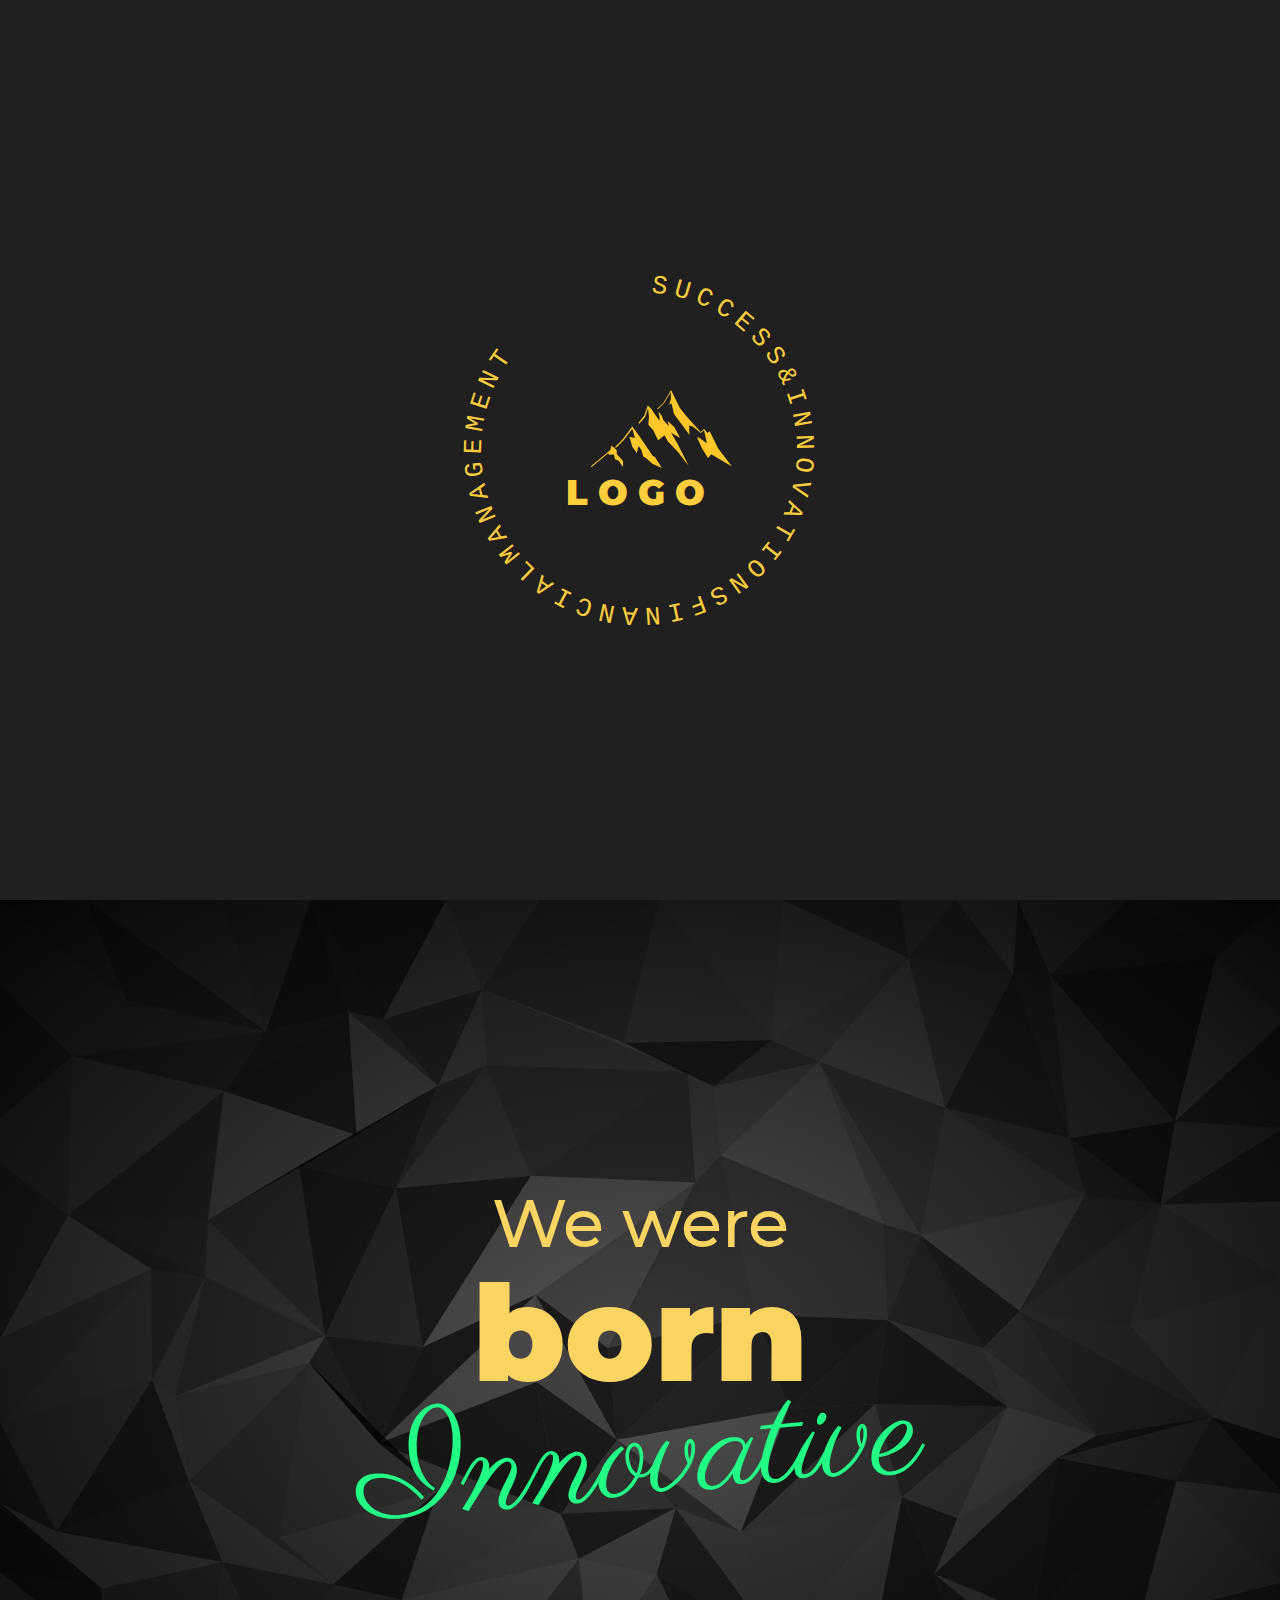
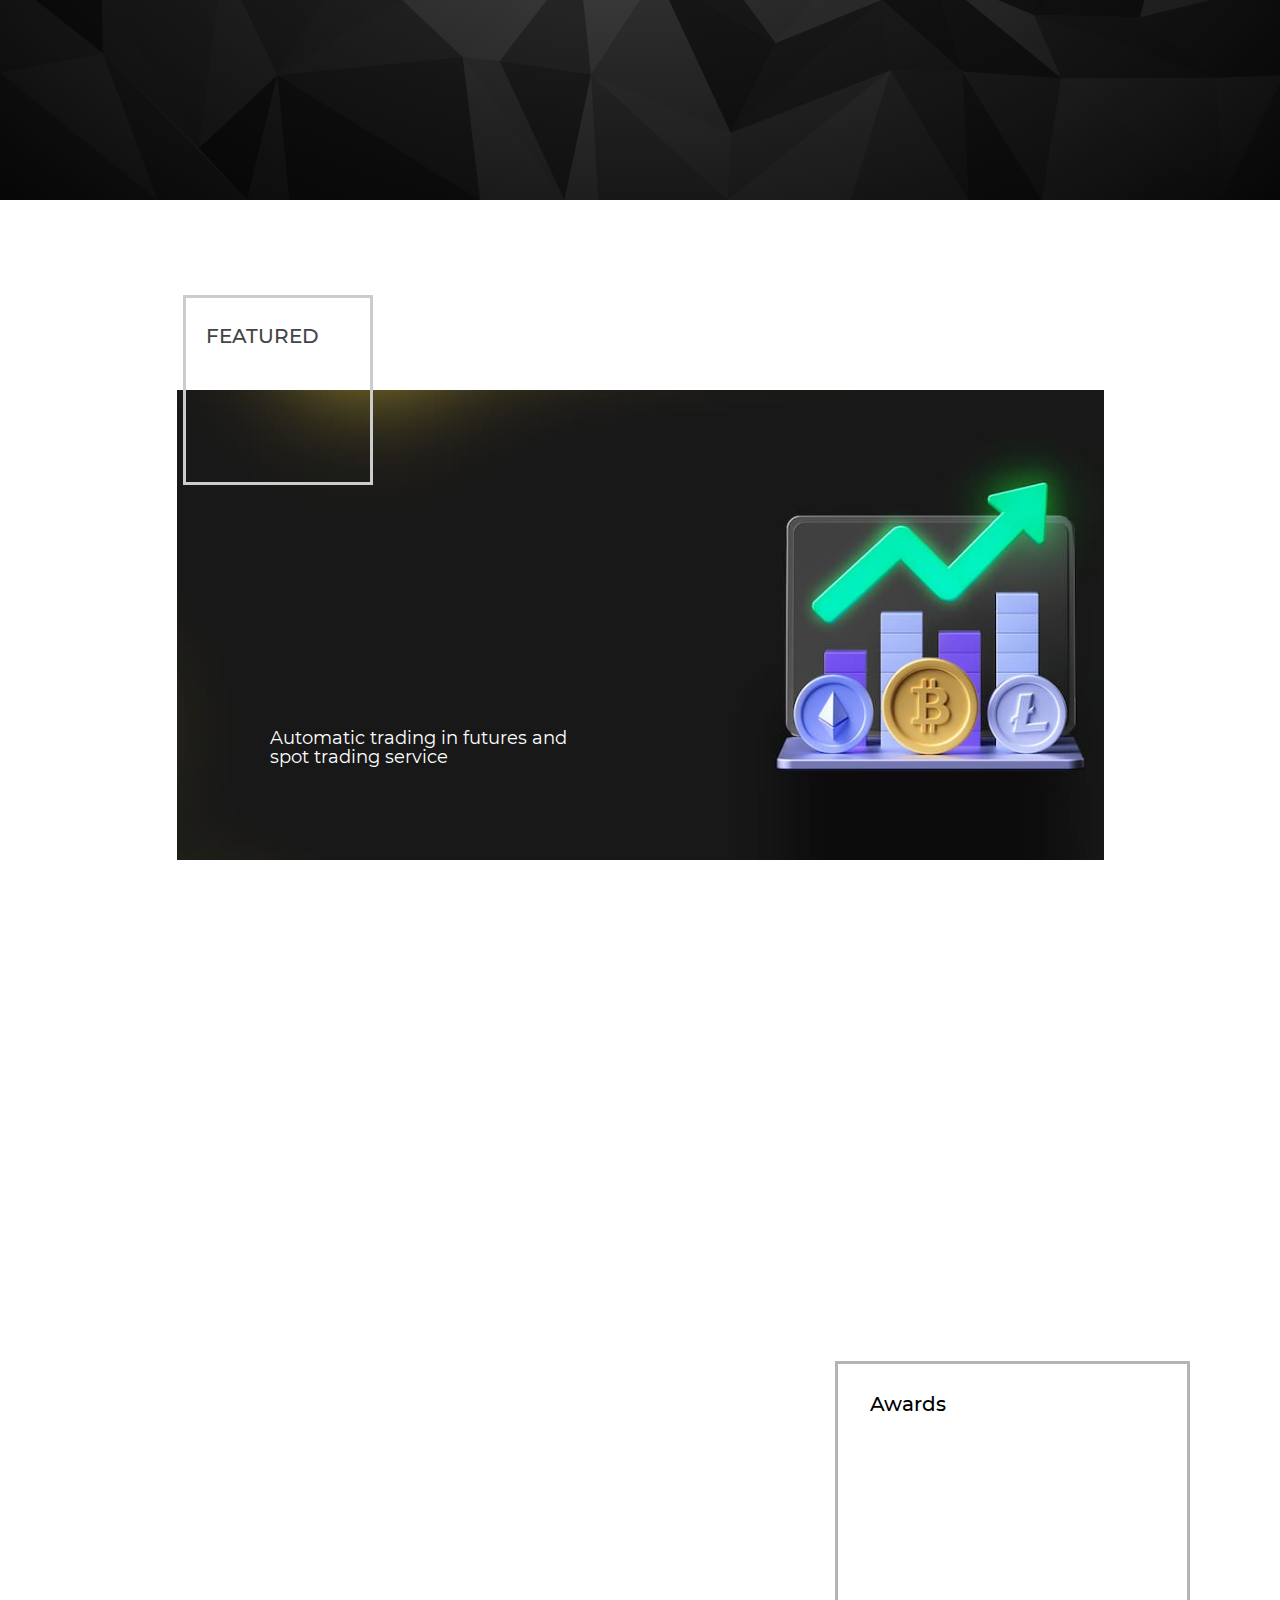
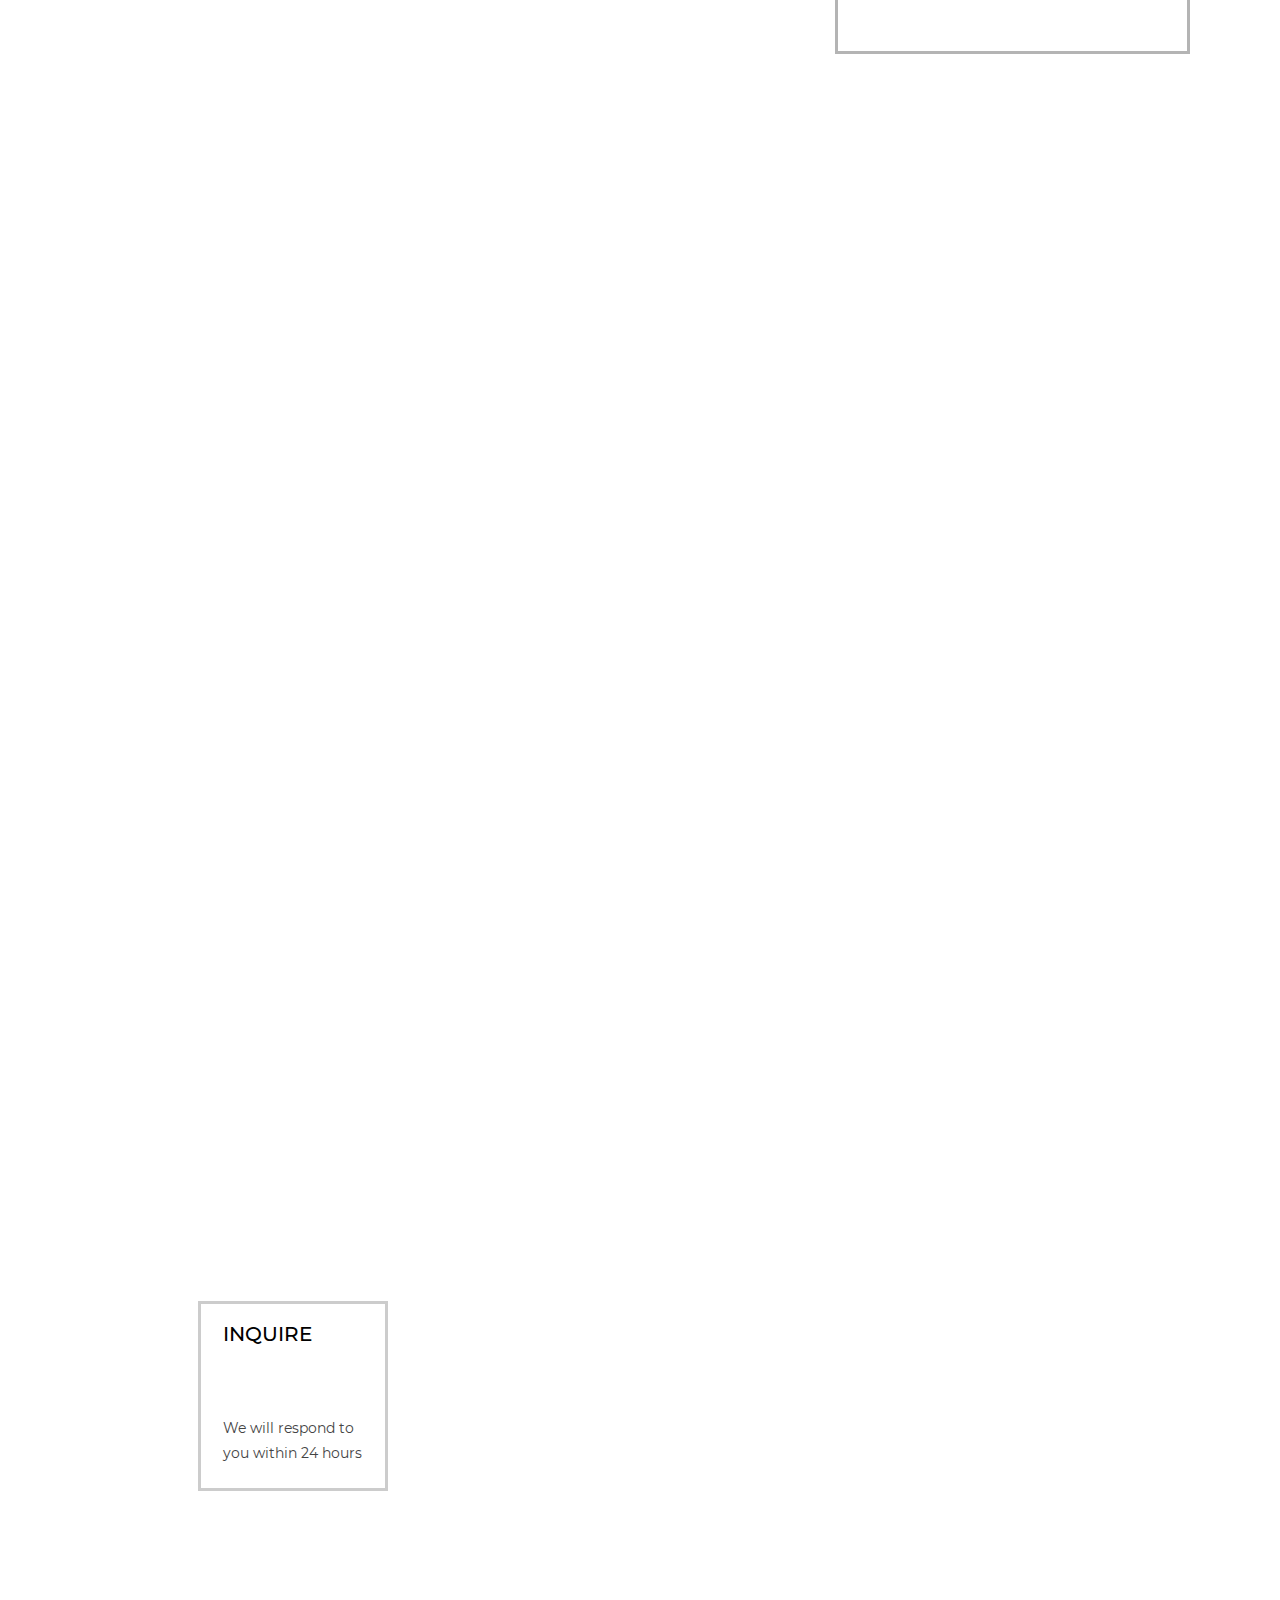
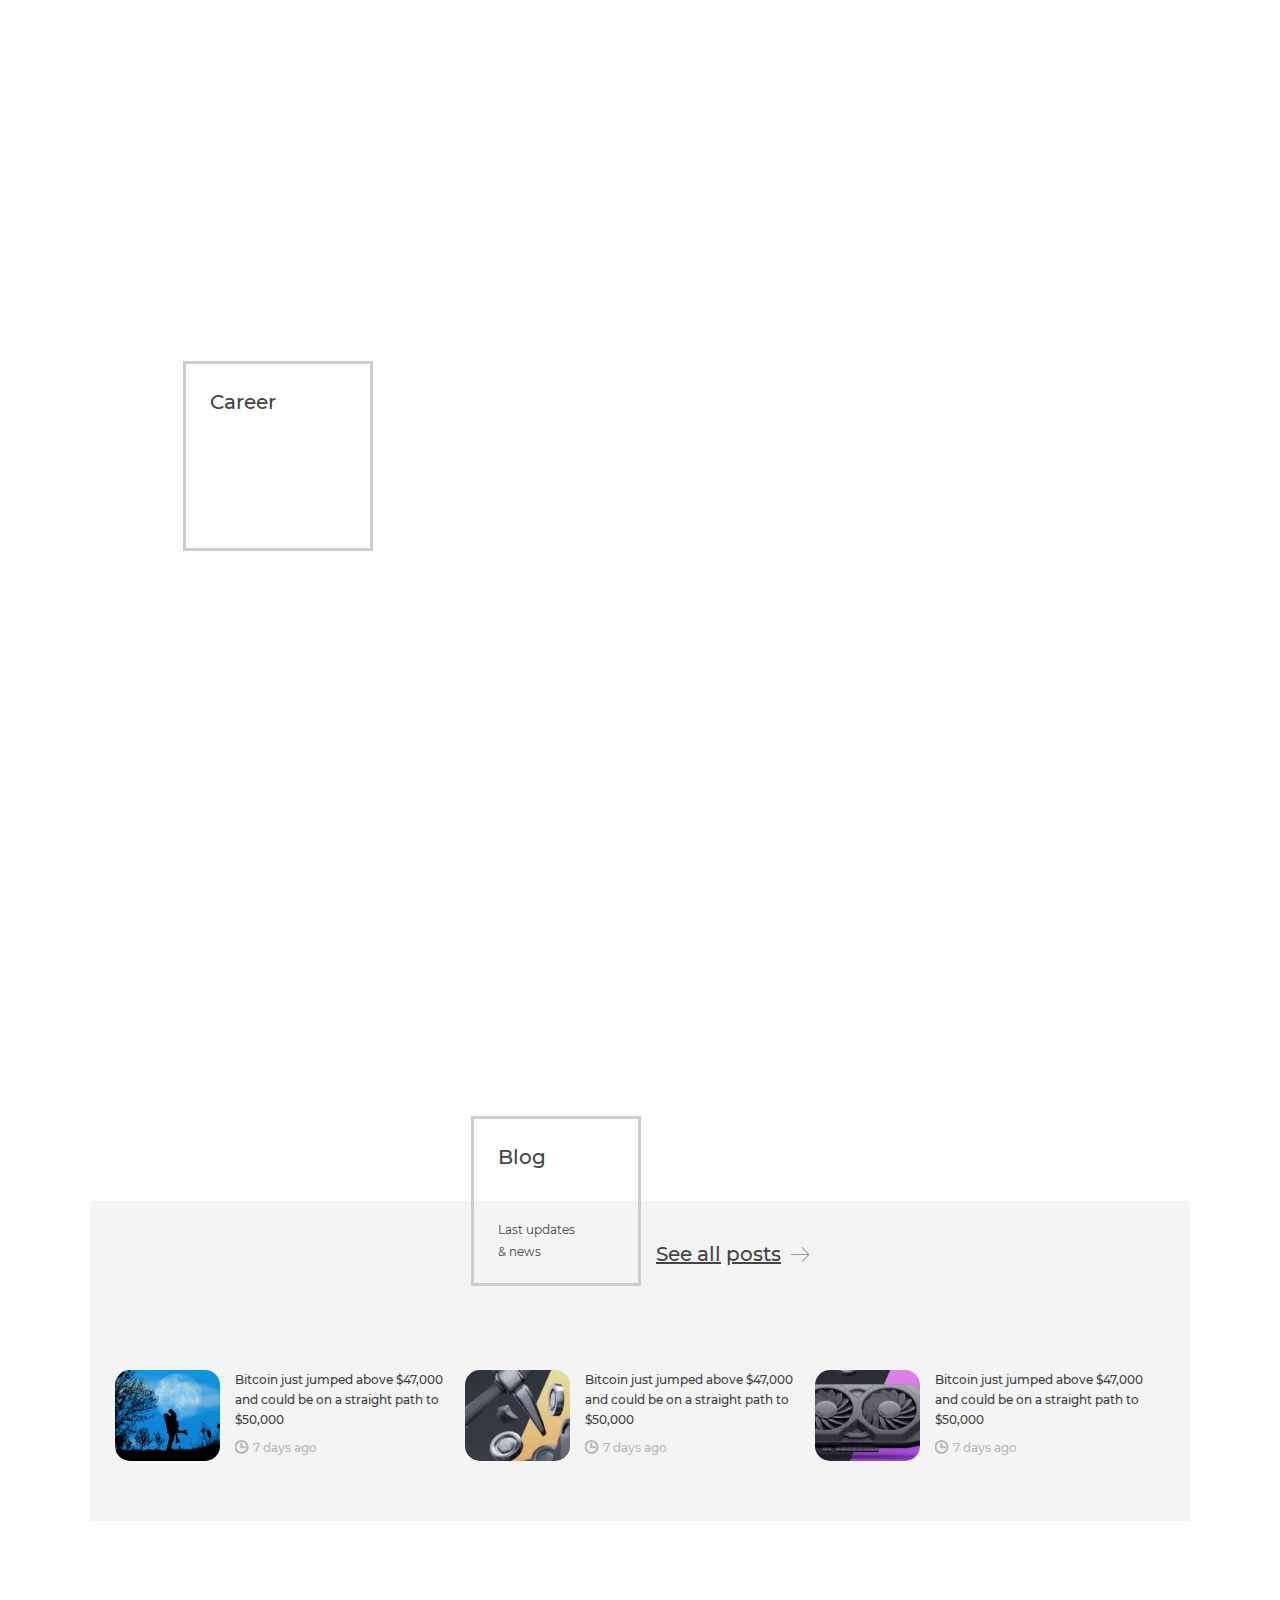
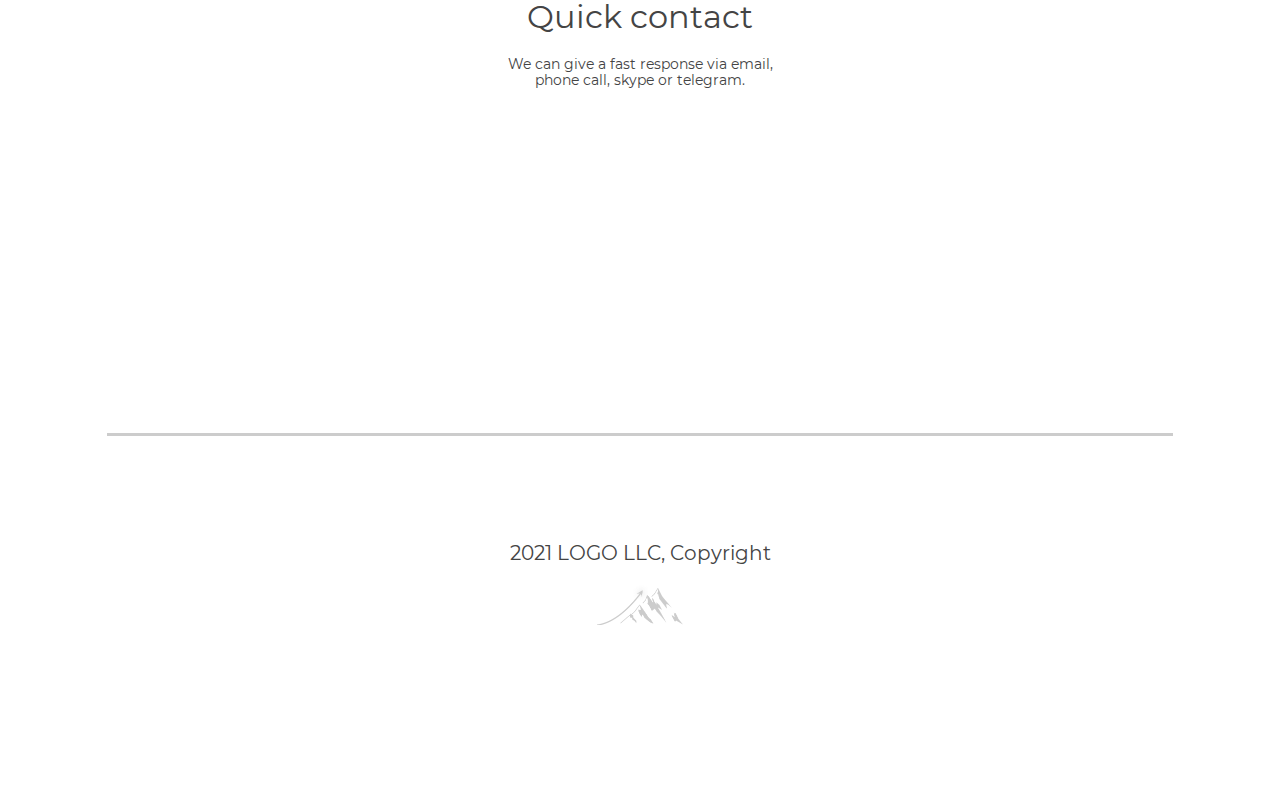
<file: index.html>
<!DOCTYPE html>
<html lang="en">
<head>
    <meta charset="UTF-8">
    <meta http-equiv="X-UA-Compatible" content="IE=edge">
    <meta name="viewport" content="width=device-width, initial-scale=1.0">
    <link rel="stylesheet" href="styles/css/style.css">
    <link rel="stylesheet" href="styles/css/swiper-bundle.css">
    <title>Document</title>
</head>
<body class="">

    <div class="preloader">
        <div class="preloader__body">
            <div class="preloader__inner">
                <h2>
                    Success & innovations financial Management
                </h2>
                <div class="preloader__img">
                    <div class="preloader__img--arrow">
                        <svg version="1.1" id="Layer_1" xmlns="http://www.w3.org/2000/svg" xmlns:xlink="http://www.w3.org/1999/xlink" x="0px" y="0px"
                                        viewBox="0 0 220 174" style="enable-background:new 0 0 220 174;" xml:space="preserve">
                                    <style type="text/css">
                                        .st01{fill:transparent;}
                                        .st02{fill:none;stroke:#1FFF83;stroke-width:7;stroke-miterlimit:10;}
                                    </style>
                                    <polygon class="st01 path-line-preloader-arrow" points="191.2,18.5 210.8,13.6 216.1,32.7 220,-0.2 "/>
                                    <path class="st02 path-line-preloader" d="M0,168.8c73.4,0,178.5-95.7,210.8-155.2"/>
                        </svg>
                    </div>
                    <div class="preloader__img--mountain">
                        <svg version="1.1" id="Layer_1" xmlns="http://www.w3.org/2000/svg" xmlns:xlink="http://www.w3.org/1999/xlink" x="0px" y="0px"
                                        viewBox="0 0 314 174" style="enable-background:new 0 0 314 174;" xml:space="preserve">
                                    <style type="text/css">
                                        .st0{fill:#FFC728;}
                                    </style>
                                    <polygon class="st0" points="0.4,169.5 43.6,133.3 45.7,124.1 50.8,127.3 57.8,133.9 57.8,142.3 71.8,158 71.8,171.1 62,157.5 
                                        53.9,153.9 51.7,143.5 40,144.2 39.1,140 2.1,171.1 "/>
                                    <path class="st0" d="M54.1,127.3c0.6-1,16.4-17.2,16.4-17.2l22-28.7l14.2,19.1l22,32.3l8.4,13l5.7,3.5l15.4,24.3l-21.1-9.7
                                        l-13.4-12.1l-7-3.6l-3.8-14.2l-6.6-9.7l-3.9,15.7l-10-13.6l-6.4-22.4l12.3,2.6l-5.9-20.6l-19.3,25.9l-17.3,17.4L54.1,127.3z"/>
                                    <path d="M75,112.8"/>
                                    <polygon class="st0" points="107.7,75.1 121,60 127.5,40.7 129.5,59.3 128.1,77.3 139,89.3 149.9,111.7 164.1,100.6 171.7,114.6 
                                        193.2,136.8 217.8,168.6 193,119.7 178.7,95.1 198.7,106.6 186.3,83.1 171.2,69.1 173.7,80.5 161.4,66.5 158,57.2 150.4,47.8 
                                        153,59.4 152.8,68.5 137.3,46.3 136.4,44.1 126.8,34.5 118.8,57.4 106,72.7 "/>
                                    <polygon class="st0" points="149.2,42.9 163,29.7 178.1,4.4 178.1,20.3 174.5,33.5 179.6,29.5 185.2,53.4 219.7,99.9 218.7,78.7 
                                        226.7,81.3 244.8,95.8 251.9,89.3 254.4,99.9 258.3,118.7 238.5,104.7 237,106.8 247.7,130.1 260.9,151.5 268,143 314.1,170 
                                        283.4,130.4 266.5,95.4 264,91.6 259.8,95.8 252,86.6 244.5,93.3 212.8,58.2 197.9,39.5 178.5,0.2 161.9,28.4 147.7,41.5 "/>
                        </svg>
                    </div>
                </div>
                <p>LOGO</p>
            </div>
        </div>
    </div>

    <div class="wrapper">
        <header class="header">
                <div class="header__wrapper">
                    <a href="" class="header__logo">
                        <img src="img/header/Logo.svg" alt="">
                    </a>  
                    <div class="header__burger">
                        <button class="header__burger--btn">
                            <div class="header__burger--name">Other</div>
                            <div class="header__burger--body">
                                <span></span>
                                <span></span>
                                <span></span>
                            </div>
                        </button>
                        <div class="header__burger--menu">
                            <div class="header__burger--menu--inner">
                                <div class="header__burger--items">
                                    <a href="service.html" class="header__burger--item">Service</a>
                                    <a href="other.html" class="header__burger--item">Other</a>
                                    <a href="#" class="header__burger--item">Contact</a>
                                    <a href="#" class="header__burger--item">Blog</a>
                                </div>
                                <div class="header__burger--social">
                                    <a href="#" class="header__burger--social--link">
                                        <img src="img/header/instagram-link.svg" alt="">
                                    </a>
                                    <a href="#" class="header__burger--social--link">
                                        <img src="img/header/facebook-link.svg" alt="">
                                    </a>
                                    <a href="#" class="header__burger--social--link">
                                        <img src="img/header/telegram-link.svg" alt="">
                                    </a>
                                    <a href="#" class="header__burger--social--link">
                                        <img src="img/header/facebook-link.svg" alt="">
                                    </a>
                                </div>
                            </div>
                        </div>
                    </div>
                </div>
        </header>
        <div class="content">
            <section class="main">

                <div class="main__blur main__blur--1"></div>
                <div class="main__blur main__blur--2"></div>
                <div class="main__blur main__blur--3"></div>

                <div class="main__container container">
                    <div class="main__inner">
                        <div class="main__logo">
                            <div class="main__logo--body">
                                <div class="main__logo--body--arrow">
                                    <svg version="1.1" id="Layer_1" xmlns="http://www.w3.org/2000/svg" xmlns:xlink="http://www.w3.org/1999/xlink" x="0px" y="0px"
                                        viewBox="0 0 220 174" style="enable-background:new 0 0 220 174;" xml:space="preserve">
                                    <style type="text/css">
                                        .st0{fill:#1FFF83;}
                                        .st1{fill:none;stroke:#1FFF83;stroke-width:7;stroke-miterlimit:10;}
                                    </style>
                                    <polygon class="st0 path-line-arrow" points="191.2,18.5 210.8,13.6 216.1,32.7 220,-0.2 "/>
                                    <path class="st1 path-line" d="M0,168.8c73.4,0,178.5-95.7,210.8-155.2"/>
                                    </svg>
                                </div>
                                <div class="main__logo--body--mountain">
                                    <svg version="1.1" id="Layer_1" xmlns="http://www.w3.org/2000/svg" xmlns:xlink="http://www.w3.org/1999/xlink" x="0px" y="0px"
                                        viewBox="0 0 314 174" style="enable-background:new 0 0 314 174;" xml:space="preserve">
                                    <style type="text/css">
                                        .st0{fill:#FFC728;}
                                    </style>
                                    <polygon class="st0 mountain mountain-first" points="0.4,169.5 43.6,133.3 45.7,124.1 50.8,127.3 57.8,133.9 57.8,142.3 71.8,158 71.8,171.1 62,157.5 
                                        53.9,153.9 51.7,143.5 40,144.2 39.1,140 2.1,171.1 "/>
                                    <path class="st0 mountain mountain-second" d="M54.1,127.3c0.6-1,16.4-17.2,16.4-17.2l22-28.7l14.2,19.1l22,32.3l8.4,13l5.7,3.5l15.4,24.3l-21.1-9.7
                                        l-13.4-12.1l-7-3.6l-3.8-14.2l-6.6-9.7l-3.9,15.7l-10-13.6l-6.4-22.4l12.3,2.6l-5.9-20.6l-19.3,25.9l-17.3,17.4L54.1,127.3z"/>
                                    <path d="M75,112.8"/>
                                    <polygon class="st0 mountain mountain-third" points="107.7,75.1 121,60 127.5,40.7 129.5,59.3 128.1,77.3 139,89.3 149.9,111.7 164.1,100.6 171.7,114.6 
                                        193.2,136.8 217.8,168.6 193,119.7 178.7,95.1 198.7,106.6 186.3,83.1 171.2,69.1 173.7,80.5 161.4,66.5 158,57.2 150.4,47.8 
                                        153,59.4 152.8,68.5 137.3,46.3 136.4,44.1 126.8,34.5 118.8,57.4 106,72.7 "/>
                                    <polygon class="st0 mountain 
                                    mountain-fourth" points="149.2,42.9 163,29.7 178.1,4.4 178.1,20.3 174.5,33.5 179.6,29.5 185.2,53.4 219.7,99.9 218.7,78.7 
                                        226.7,81.3 244.8,95.8 251.9,89.3 254.4,99.9 258.3,118.7 238.5,104.7 237,106.8 247.7,130.1 260.9,151.5 268,143 314.1,170 
                                        283.4,130.4 266.5,95.4 264,91.6 259.8,95.8 252,86.6 244.5,93.3 212.8,58.2 197.9,39.5 178.5,0.2 161.9,28.4 147.7,41.5 "/>
                                    </svg>
                                </div>                  
                            </div>
                            <h1 class="main__logo--title">LOGO</h1>
                        </div>
                        <div class="main__info">
                            <div class="main__info--title">LOGO</div>
                            <h2 class="main__info--subtitle">ON THE WAY TO THE TOP</h2>
                        </div>
                        <div class="main__scroll--img">
                            <img src="img/main/mouse.svg" alt="">
                        </div>
                    </div>
                </div>
            </section>

            <div class="other">
                <section id="bg" class="innovate">
                    <div class="innovate__container container">
                        <div class="innovate__inner">
                            <h2 class="innovate__title anim__items">
                                <p>We were</p>
                                <p>born</p>
                                <p>Innovative</p>
                            </h2>
                        </div>
                    </div>
                </section>

            <section class="featured">
                <div class="featured__container container">
                    <div class="featured__inner">
                        <h3 class="featured__title anim__items">
                            <p>Featured</p>

                            <span class="top"></span>
                            <span class="right"></span>
                            <span class="bottom"></span>
                            <span class="left"></span>

                        </h3>
                        <div class="featured__body">
                            <div id="bg1" class="featured__body--item featured__body--item--size-all">
                                <h4 class="featured__body--item--text featured__body--item--text-first">
                                    <p class="max">Automatic trading in futures and spot trading service</p>
                                </h4>
                                <div class="img__background" style="background-image:url(img/featured/1.jpg) ;"></div>
                                
                            </div>
                            <div id="bg2" class="featured__body--item featured__body--item--size-left anim__items">
                                <h4 class="featured__body--item--text">
                                   <p class="min">Arbitration trading service with all steps included</p>
                                </h4>
                                <div class="img__background" style="background-image:url(img/featured/2.jpg) ;"></div>
                                
                            </div>
                            <div id="bg3" class="featured__body--item featured__body--item--size-right anim__items">
                                <h4 class="featured__body--item--text">
                                   <p class="average">Portfolio preparation, cryptocurrency analysis and it's exchange service</p>
                                </h4>
                                <div class="img__background" style="background-image:url(img/featured/3.jpg) ;"></div>
                                
                            </div>
                        </div>

                        <div class="featured__body--mobile">
                            <div class="featured__body--mobile--item anim__items">
                                <div class="featured__body--mobile--item-text">
                                    Automatic trading in futures and spot trading service
                                </div>
                                <div class="featured__body--mobile--item-img">
                                    <img src="img/featured/item_img.svg" alt="">
                                </div>
                            </div>
                            <div class="featured__body--mobile--item anim__items">
                                <div class="featured__body--mobile--item-text">
                                    Arbitration trading service with all steps included
                                </div>
                                <div class="featured__body--mobile--item-img">
                                    <img src="img/featured/item_img-2.svg" alt="">
                                </div>
                            </div>
                            <div class="featured__body--mobile--item anim__items">
                                <div class="featured__body--mobile--item-text">
                                    Portfolio preparation, cryptocurrency analysis and it's exchange service
                                </div>
                                <div class="featured__body--mobile--item-img">
                                    <img src="img/featured/item_img-3.svg" alt="">
                                </div>
                            </div>  
                        </div>
                    </div>
                </div>
            </section>

                <section class="achievements">
                    <div class="achievements__container container">
                        <div class="achievements__inner">
                            <div class="achievements__info">
                                <h2 class="achievements__info--title anim__items">
                                    <p>We combine technologies & Human Resources</p> 
                                </h2>
                                <div class="achievements__info--blocks">
                                    <h3 class="achievements__info--block achievements__info--block--main anim__items">
                                        <p>Logo</p>
                                        <p>An award winning 
                                            Investors Choice 
                                            </p>
                                        <span class="top"></span>
                                        <span class="right"></span>
                                        <span class="bottom"></span>
                                        <span class="left"></span>
                                    </h3>
                                    <h3 class="achievements__info--block achievements__info--block--minor anim__items">
                                        <p>Awards</p>
                                        <div class="achievements__info--block--minor-text">
                                            <span id = "end-number" hidden>25</span>
                                            <p><span id = "number"></span> +</p>
                                            <p>Satisfied corporate and major individuals in partnership</p>
                                        </div>
                                    </h3>
                                </div>
                            </div>

                            <div class="achievements__body">
                                <div class="achievements__body--block achievements__body--block--size-all anim__items">
                                    <div class="achievements__body--block--info">
                                        <div class="achievements__body--block--info-title">Awards</div>
                                        <div class="achievements__body--block--info-text">
                                            <p><span>25+</span></p>
                                            <p>Satisfied corporate and major individuals in partnership</p>
                                        </div>
                                    </div>
                                    <div class="achievements__body--block--inner">
                                        <div class="achievements__body--block--item ibg">
                                            <img src="img/achievements/slider-img-1.webp" alt="">
                                        </div>
                                        <div class="achievements__body--block--item ibg">
                                            <img src="img/achievements/slider-img-1.webp" alt="">
                                        </div>
                                        <div class="achievements__body--block--item ibg">
                                            <img src="img/achievements/slider-img-1.webp" alt="">
                                        </div>
                                    </div>

                                    <div class="achievements__body--block--slider-inner achievements__slider">
                                        <div class="achievements__slider--container swiper-container">
                                            <div class="achievements__slider--wrapper swiper-wrapper">
                                                <div class="achievements__slider--slide swiper-slide">
                                                    <div class="achievements__slider--slide--img">
                                                        <img src="img/achievements/slider-img-1.webp" alt="">
                                                    </div>
                                                </div>
                                                <div class="achievements__slider--slide swiper-slide">
                                                    <div class="achievements__slider--slide--img">
                                                        <img src="img/achievements/slider-img-1.webp" alt="">
                                                    </div>
                                                </div>
                                                <div class="achievements__slider--slide swiper-slide">
                                                    <div class="achievements__slider--slide--img">
                                                        <img src="img/achievements/slider-img-1.webp" alt="">
                                                    </div>
                                                </div>
                                            </div>
                                        </div>
                                        <div class="achievements__slider--pagination swiper-pagination"></div>
                                    </div>
                                </div>
                                <div class="achievements__body--block achievements__body--block--size-left anim__items">
                                    <div class="achievements__body--block--text-inner">
                                        <div>
                                            <p>
                                                ELBURZ Financial Management is one of the most productive fin tech companies and trusted to be selected for investment by corporate companies, funds and major individuals located all over the world.
                                            </p>
                                            <p>
                                                <span>Founded in</span>
                                                We provide our partners with a great solutions for in modern conjecture to maximise efficiency In the investments.
                                            </p>
                                        </div>

                                        <button class="achievements__body--block--btn">
                                            <span></span>
                                        </button>
                                    </div>
                                </div>
                                <div class="achievements__body--block achievements__body--block--size-right anim__items">
                                    <div class="video__link" hidden>
                                        https://www.youtube.com/embed/5Ia2LeebYtc
                                    </div>
                                    <div class="img__background"></div>
                                    <div class="img__background--darker"></div>
                                </div>
                            </div>
                        </div>
                    </div>
                </section>

                <section class="inquire">
                    <div class="inquire__container container">
                        <div class="inquire__inner">
                            <h3 class="inquire__title anim__items">
                                Our founder & members of the board
                            </h3>
                            <div class="inquire__body anim__items">
                                <h2 class="inquire__body--title anim__items">
                                    <p>INQUIRE</p>
                                    <p>We will respond to 
                                    you within 24 hours</p>

                                    <span class="top"></span>
                                    <span class="right"></span>
                                    <span class="bottom"></span>
                                    <span class="left"></span>
                                </h2>
                                <div class="inquire__body--content anim__items">
                                    <div class="inquire__body--content--inner">
                                        <p>Do you want to become a partner?
                                        Join LOGO Financial Management today!</p>
                                        <button class="inquire__body--content--btn">
                                            Let’s start our partnership
                                            <span></span>
                                        </button>
                                    </div>
                                </div>
                            </div>
                        </div>
                    </div>
                </section>

                <section class="career">
                    <div class="career__container container">
                        <div class="career__inner">
                            <div class="career__title anim__items">
                                <p>Career</p>
                                <p>Do you want to 
                                    join LOGO?</p>

                                <span class="top"></span>
                                <span class="right"></span>
                                <span class="bottom"></span>
                                <span class="left"></span>
                            </div>

                            <div class="career__body anim__items">
                                <div class="career__body--inner">
                                    <div class="career__body--info">
                                        <div class="career__body--info--title">Do you posses creative & innovative financial thought processes?</div>
                                        <div class="career__body--info--text">
                                            <button class="career__body--info--btn">
                                            <p>Apply Now</p>
                                            <span></span>
                                            </button>
                                        </div>
                                    </div>

                                    <div class="career__body--arrow">
                                        <svg version="1.1" id="Layer_1" xmlns="http://www.w3.org/2000/svg" xmlns:xlink="http://www.w3.org/1999/xlink" x="0px" y="0px"
                                                viewBox="0 0 220 174" style="enable-background:new 0 0 220 174;" xml:space="preserve">
                                            <style type="text/css">
                                                .st0{fill:#1FFF83;}
                                                .st1{fill:none;stroke:#1FFF83;stroke-width:7;stroke-miterlimit:10;}
                                            </style>
                                            <polygon class="st0 path-line-career-arrow" points="191.2,18.5 210.8,13.6 216.1,32.7 220,-0.2 "/>
                                            <path class="st1 path-line-career" d="M0,168.8c73.4,0,178.5-95.7,210.8-155.2"/>
                                        </svg>
                                    </div>
                                    <div class="career__body--mountain">
                                        <svg version="1.1" id="Layer_1" xmlns="http://www.w3.org/2000/svg" xmlns:xlink="http://www.w3.org/1999/xlink" x="0px" y="0px"
                                                viewBox="0 0 314 174" style="enable-background:new 0 0 314 174;" xml:space="preserve">
                                            <style type="text/css">
                                                .st0{fill:#FFC728;}
                                            </style>
                                            <polygon class="st0 mountain-career mountain-career-first" points="0.4,169.5 43.6,133.3 45.7,124.1 50.8,127.3 57.8,133.9 57.8,142.3 71.8,158 71.8,171.1 62,157.5 
                                                53.9,153.9 51.7,143.5 40,144.2 39.1,140 2.1,171.1 "/>
                                            <path class="st0 mountain-career mountain-career-second" d="M54.1,127.3c0.6-1,16.4-17.2,16.4-17.2l22-28.7l14.2,19.1l22,32.3l8.4,13l5.7,3.5l15.4,24.3l-21.1-9.7
                                                l-13.4-12.1l-7-3.6l-3.8-14.2l-6.6-9.7l-3.9,15.7l-10-13.6l-6.4-22.4l12.3,2.6l-5.9-20.6l-19.3,25.9l-17.3,17.4L54.1,127.3z"/>
                                            <path d="M75,112.8"/>
                                            <polygon class="st0 mountain-career mountain-career-third" points="107.7,75.1 121,60 127.5,40.7 129.5,59.3 128.1,77.3 139,89.3 149.9,111.7 164.1,100.6 171.7,114.6 
                                                193.2,136.8 217.8,168.6 193,119.7 178.7,95.1 198.7,106.6 186.3,83.1 171.2,69.1 173.7,80.5 161.4,66.5 158,57.2 150.4,47.8 
                                                153,59.4 152.8,68.5 137.3,46.3 136.4,44.1 126.8,34.5 118.8,57.4 106,72.7 "/>
                                            <polygon class="st0 mountain-career 
                                            mountain-career-fourth" points="149.2,42.9 163,29.7 178.1,4.4 178.1,20.3 174.5,33.5 179.6,29.5 185.2,53.4 219.7,99.9 218.7,78.7 
                                                226.7,81.3 244.8,95.8 251.9,89.3 254.4,99.9 258.3,118.7 238.5,104.7 237,106.8 247.7,130.1 260.9,151.5 268,143 314.1,170 
                                                283.4,130.4 266.5,95.4 264,91.6 259.8,95.8 252,86.6 244.5,93.3 212.8,58.2 197.9,39.5 178.5,0.2 161.9,28.4 147.7,41.5 "/>
                                        </svg>
                                    </div>
                                </div>
                            </div>
                        </div>
                    </div>
                </section>

                <section class="blog">
                    <div class="blog__container container">
                        <div class="blog__inner">
                            <div class="blog__title">
                                <div class="blog__title--block anim__items">
                                    <p>Blog</p>
                                    <p>Last updates 
                                    & news</p>

                                    <span class="top"></span>
                                    <span class="right"></span>
                                    <span class="bottom"></span>
                                    <span class="left"></span>
                                </div>
                                <div class="blog__title--see">
                                    <p>See all <span>posts</span></p>
                                    <span></span>
                                </div>
                            </div>

                            <div class="blog__body">
                                <div class="blog__body--inner">
                                    <article class="blog__body--item">
                                        <div class="blog__body--item--img">
                                            <img src="img/blog/test_img.jpg" alt="">
                                        </div>
                                        <div class="blog__body--item--description">
                                            <p>Bitcoin just jumped above $47,000 and could be on a straight path to $50,000</p>
                                        </div>
                                        <div class="blog__body--item--date">
                                            <img src="img/blog/clock-img.svg" alt="">
                                            <p>7 days ago</p>
                                        </div>
                                    </article>

                                    <article class="blog__body--item">
                                        <div class="blog__body--item--img">
                                            <img src="img/blog/blog_img-2.webp" alt="">
                                        </div>
                                        <div class="blog__body--item--description">
                                            <p>Bitcoin just jumped above $47,000 and could be on a straight path to $50,000</p>
                                        </div>
                                        <div class="blog__body--item--date">
                                            <img src="img/blog/clock-img.svg" alt="">
                                            <p>7 days ago</p>
                                        </div>
                                    </article>

                                    <article class="blog__body--item">
                                        <div class="blog__body--item--img">
                                            <img src="img/blog/blog_img-3.webp" alt="">
                                        </div>
                                        <div class="blog__body--item--description">
                                            <p>Bitcoin just jumped above $47,000 and could be on a straight path to $50,000</p>
                                        </div>
                                        <div class="blog__body--item--date">
                                            <img src="img/blog/clock-img.svg" alt="">
                                            <p>7 days ago</p>
                                        </div>
                                    </article>
                                </div>
                            </div>
                        </div>
                    </div>
                </section>
            </div>
            <button class="wrapper__icon">
                <div class="wrapper__icon--img">
                    <img src="img/contact-icon.svg" alt="#">
                </div>
            </button>
        </div>
        <footer class="footer">
            <div class="footer__container container">
                <div class="footer__inner">
                    <div class="footer__title">
                        <div class="footer__title--text">Quick contact</div>
                        <div class="footer__title--subtitle">We can give a fast response via email, phone call, skype or telegram.</div>
                    </div>
                    <div class="footer__contacts">
                        <div class="footer__item footer__mail anim__items">
                            <div class="footer__mail--img">
                                <svg width="54" height="56" viewBox="0 0 54 56" fill="none" xmlns="http://www.w3.org/2000/svg">
                                    <path id="shape" fill-rule="evenodd" clip-rule="evenodd" d="M51.9104 0.134719L23.6442 13.4671C22.9083 13.8141 22.5895 14.7002 22.9321 15.4459C23.2748 16.1915 24.1491 16.5149 24.8847 16.1675L42.3212 7.94308L33.8442 14.8964L14.3908 30.8527L3.75061 26.1358L18.6607 19.1032C19.3966 18.7558 19.7155 17.8701 19.3728 17.1244C19.0303 16.3788 18.1556 16.0553 17.4203 16.4027L1.37089 23.9729C0.51764 24.3753 -0.0210055 25.2556 0.000628282 26.2086C0.0217121 27.1411 0.577958 27.9804 1.42113 28.3542L13.3018 33.6205L16.7813 54.7739C16.9955 56.0819 18.7434 56.4543 19.4604 55.3451L29.3306 40.0808L47.9964 48.9068C49.4919 49.6145 51.2715 48.533 51.368 46.8697L53.9977 1.5716C54.0005 1.52961 54.0003 1.48652 53.9994 1.44435C53.9701 0.390144 52.8524 -0.306653 51.9104 0.134719ZM18.2576 47L16 33.1022L39 14L21.3967 34.249C21.2383 34.4313 21.1208 34.6606 21.0662 34.8987L18.2576 47ZM24.1353 37L22 46L27 38.3416L24.1353 37ZM28.0491 36L25 34.518L40 17L37.8304 20.4495L28.0491 36ZM31 37.6878L48.718 46L51 7L31 37.6878Z" fill="#CCCCCC"/>
                                </svg>
                            </div>
                            <div class="footer__mail--text">For business inquiries</div>
                            <a href="mailto:info@elburz.com" class="footer__mail--link">info@elburz.com</a>
                        </div>
                        <div class="footer__item footer__telephone anim__items">
                            <div class="footer__mail--img">
                                <svg width="39" height="71" viewBox="0 0 39 71" fill="none" xmlns="http://www.w3.org/2000/svg">
                                    <path id = "shape" fill-rule="evenodd" clip-rule="evenodd" d="M33.2647 0H5.73529C2.56925 0.00354992 0.0035558 2.565 0 5.72581V65.2742C0.0035558 68.435 2.56925 70.9965 5.73529 71H33.2647C36.4307 70.9965 38.9964 68.435 39 65.2742V5.72581C38.9964 2.565 36.4307 0.00354992 33.2647 0ZM27.2773 2.29032L26.5891 5.72581H12.411L11.7228 2.29032H27.2773ZM33.2647 68.7097C35.1643 68.7076 36.7038 67.1707 36.7059 65.2742V5.72581C36.7038 3.82932 35.1643 2.29245 33.2647 2.29032H29.6169L28.6542 7.09556C28.547 7.63085 28.0762 8.01615 27.5294 8.01613H11.4706C10.9238 8.01615 10.453 7.63085 10.3458 7.09556L9.38308 2.29032H5.73529C3.83567 2.29245 2.29625 3.82932 2.29412 5.72581V65.2742C2.29625 67.1707 3.83567 68.7076 5.73529 68.7097H33.2647Z" fill="#CCCCCC"/>
                                    <path d="M12.875 64H6.125C5.50368 64 5 64.4477 5 65C5 65.5523 5.50368 66 6.125 66H12.875C13.4963 66 14 65.5523 14 65C14 64.4477 13.4963 64 12.875 64Z" fill="#CCCCCC"/>
                                    <path d="M17 64H16C15.4477 64 15 64.4477 15 65C15 65.5523 15.4477 66 16 66H17C17.5523 66 18 65.5523 18 65C18 64.4477 17.5523 64 17 64Z" fill="#CCCCCC"/>
                                </svg>
                            </div>
                            <div class="footer__mail--text">Call us on</div>
                            <a href="tel:+91 98241 82099" class="footer__mail--link">+91 98241 82099</a>
                        </div>
                        <div class="footer__item footer__skype anim__items">
                            <div class="footer__mail--img">
                                <svg id = "shape" width="60" height="56" viewBox="0 0 60 56" fill="none" xmlns="http://www.w3.org/2000/svg">
                                    <path d="M10 23H23C23.553 23 24 22.552 24 22C24 21.448 23.553 21 23 21H10C9.447 21 9 21.448 9 22C9 22.552 9.447 23 10 23Z" fill="#CCCCCC"/>
                                    <path d="M36 27H10C9.447 27 9 27.448 9 28C9 28.552 9.447 29 10 29H36C36.553 29 37 28.552 37 28C37 27.448 36.553 27 36 27Z" fill="#CCCCCC"/>
                                    <path d="M36 33H10C9.447 33 9 33.448 9 34C9 34.552 9.447 35 10 35H36C36.553 35 37 34.552 37 34C37 33.448 36.553 33 36 33Z" fill="#CCCCCC"/>
                                    <path fill-rule="evenodd" clip-rule="evenodd" d="M54.072 0.07L19.93 0C16.66 0 14 2.66 14 5.93V11.054L5.93 11.071C2.66 11.071 0 13.731 0 17.001V38.142C0 41.412 2.66 44.071 5.93 44.071H12V54.071C12 54.484 12.254 54.855 12.64 55.004C12.757 55.049 12.879 55.071 13 55.071C13.276 55.071 13.547 54.956 13.74 54.744L23.444 44.069L40.07 44.001C43.34 44.001 46 41.341 46 38.072V37.959L51.26 43.745C51.453 43.957 51.724 44.072 52 44.072C52.121 44.072 52.243 44.05 52.36 44.005C52.746 43.856 53 43.485 53 43.072V33.072H54.07C57.34 33.072 60 30.412 60 27.143V6C60 2.731 57.341 0.071 54.072 0.07ZM44 38.071C44 40.238 42.237 42 40.066 42L22.996 42.07C22.716 42.071 22.448 42.19 22.26 42.397L14 51.484V43.07C14 42.518 13.553 42.07 13 42.07H5.93C3.763 42.07 2 40.307 2 38.141V17C2 14.833 3.763 13.07 5.932 13.07L15 13.051H15.002L40.07 12.999C42.237 12.999 44 14.762 44 16.929V35.37V38.071ZM54.07 31.07C56.237 31.07 58 29.308 58 27.141H58.001V5.999C58.001 3.832 56.238 2.069 54.071 2.069H54.069L19.928 1.999C17.763 1.999 16 3.762 16 5.929V11.049L40.068 11C43.34 11 46 13.66 46 16.93V34.984L51 40.484V32.07C51 31.518 51.447 31.07 52 31.07H54.07Z" fill="#CCCCCC"/>
                                </svg>
                            </div>
                            <div class="footer__mail--text">Let's Skype</div>
                            <a href="mailto:info@elburz.com" class="footer__mail--link">ELBURZ</a>
                        </div>
                    </div>

                    <div class="footer__links anim__items">
                        <div class="footer__links--items">
                            <a href="#" target="_blank" class="footer__links--item footer__links--item--instagram">
                                <div class="footer__links--item--img">
                                    <svg id = "shape" width="27" height="27" viewBox="0 0 27 27" fill="none" xmlns="http://www.w3.org/2000/svg">
                                        <path fill-rule="evenodd" clip-rule="evenodd" d="M26.3037 4.66256C26.6361 5.51719 26.8681 6.50348 26.9314 7.9381C26.9946 9.37807 27 9.83691 27 13.5027C27 17.1684 26.9841 17.6273 26.9209 19.0673C26.8576 20.5019 26.6254 21.483 26.2932 22.3428C25.5915 24.1571 24.1566 25.5918 22.3417 26.2933C21.4871 26.6256 20.5006 26.8576 19.0657 26.9209C17.6255 26.9843 17.1666 27 13.5001 27C9.83364 27 9.37451 26.9843 7.93446 26.9209C6.49936 26.8576 5.51825 26.6256 4.6583 26.2933C3.76147 25.9558 2.94376 25.423 2.26846 24.7373C1.58265 24.0622 1.04995 23.25 0.707039 22.3428C0.374642 21.4882 0.142397 20.5019 0.0791324 19.0673C0.0158677 17.6273 0 17.1684 0 13.5027C0 9.83691 0.0158677 9.37807 0.0844902 7.93274C0.147755 6.49812 0.379794 5.51719 0.712191 4.65741C1.04995 3.76075 1.58265 2.9432 2.26846 2.26803C2.94376 1.57699 3.75611 1.04954 4.66366 0.706698C5.51824 0.374571 6.50472 0.14237 7.93961 0.0791173C9.37986 0.0158646 9.83879 0 13.5053 0C17.1717 0 17.6306 0.0158646 19.0763 0.0844741C20.5111 0.147727 21.4925 0.379722 22.3522 0.712055C23.249 1.04954 24.0667 1.58235 24.742 2.26803C25.4332 2.9432 25.9608 3.75539 26.3037 4.66256ZM24.0352 21.4671C24.2199 20.9924 24.4414 20.2804 24.4995 18.9618C24.5628 17.5377 24.5786 17.1157 24.5786 13.5132C24.5786 9.91067 24.5628 9.48356 24.4995 8.05945C24.4414 6.74598 24.2199 6.02878 24.0352 5.55407C23.8188 4.96852 23.4759 4.44107 23.0275 4.00325C22.595 3.55492 22.0621 3.21208 21.4766 2.99595C21.0018 2.81134 20.2896 2.58985 18.9707 2.53175C17.5515 2.4685 17.1243 2.45264 13.5158 2.45264C9.91277 2.45264 9.48537 2.4685 8.06099 2.53175C6.74748 2.58985 6.02993 2.81134 5.55513 2.99595C4.96947 3.21208 4.44192 3.55492 4.00422 4.00325C3.55045 4.43592 3.20754 4.96852 2.99116 5.55407C2.80652 6.02878 2.58499 6.74083 2.52708 8.05945C2.46361 9.47821 2.44795 9.91067 2.44795 13.5132C2.44795 17.1157 2.46361 17.543 2.52708 18.9671C2.58499 20.2804 2.80652 20.9978 2.99116 21.4725C3.20754 22.0578 3.55045 22.5853 3.99886 23.0231C4.43141 23.4715 4.96432 23.8143 5.54977 24.0306C6.02457 24.2152 6.73676 24.4367 8.05563 24.4946C9.47486 24.5581 9.90741 24.5737 13.5106 24.5737C17.1138 24.5737 17.541 24.5581 18.9654 24.4946C20.2791 24.4367 20.9965 24.2152 21.4712 24.0306C22.6477 23.5769 23.5814 22.6434 24.0352 21.4671Z" fill="#CCCCCC"/>
                                        <path fill-rule="evenodd" clip-rule="evenodd" d="M6 13C6 9.13528 9.13549 6 13 6C16.8647 6 20 9.13528 20 13C20 16.8647 16.8647 20 13 20C9.13549 20 6 16.8647 6 13ZM8.45927 13C8.45927 15.5073 10.4929 17.5407 13 17.5407C15.5073 17.5407 17.5407 15.5073 17.5407 13C17.5407 10.4927 15.5073 8.45927 13 8.45927C10.4929 8.45927 8.45927 10.4927 8.45927 13Z" fill="#CCCCCC"/>
                                        <path d="M22 6.5C22 7.32835 21.3284 8 20.4999 8C19.6716 8 19 7.32835 19 6.5C19 5.67146 19.6716 5 20.4999 5C21.3284 5 22 5.67146 22 6.5Z" fill="#CCCCCC"/>
                                    </svg>   
                                </div>
                            </a>
                            <a href="#" target="_blank" class="footer__links--item footer__links--item--facebook">
                                <div class="footer__links--item--img">
                                    <svg id = "shape" width="13" height="24" viewBox="0 0 13 24" fill="none" xmlns="http://www.w3.org/2000/svg">
                                        <path d="M9.99701 3.985H12.188V0.169C11.81 0.117 10.51 0 8.99601 0C5.83701 0 3.67301 1.987 3.67301 5.639V9H0.187012V13.266H3.67301V24H7.94701V13.267H11.292L11.823 9.001H7.94601V6.062C7.94701 4.829 8.27901 3.985 9.99701 3.985Z" fill="#CCCCCC"/>
                                    </svg>
                                </div>
                            </a>
                            <a href="#" target="_blank" class="footer__links--item footer__links--item--transform footer__links--item--telegram">
                                <div class="footer__links--item--img">
                                    <svg id = "shape" width="24" height="20" viewBox="0 0 24 20" fill="none" xmlns="http://www.w3.org/2000/svg">
                                        <path d="M9.41706 13.1809L9.02006 18.7649C9.58806 18.7649 9.83406 18.5209 10.1291 18.2279L12.7921 15.6829L18.3101 19.7239C19.3221 20.2879 20.0351 19.9909 20.3081 18.7929L23.9301 1.82092L23.9311 1.81992C24.2521 0.323917 23.3901 -0.261083 22.4041 0.105917L1.11406 8.25692C-0.338944 8.82092 -0.316944 9.63092 0.867056 9.99792L6.31006 11.6909L18.9531 3.77992C19.5481 3.38592 20.0891 3.60392 19.6441 3.99792L9.41706 13.1809Z" fill="#CCCCCC"/>
                                    </svg>
                                </div>
                            </a>
                            <a href="#" target="_blank" class="footer__links--item footer__links--item--facebook2">
                                <div class="footer__links--item--img">
                                    <svg id = "shape" width="13" height="24" viewBox="0 0 13 24" fill="none" xmlns="http://www.w3.org/2000/svg">
                                        <path d="M9.99701 3.985H12.188V0.169C11.81 0.117 10.51 0 8.99601 0C5.83701 0 3.67301 1.987 3.67301 5.639V9H0.187012V13.266H3.67301V24H7.94701V13.267H11.292L11.823 9.001H7.94601V6.062C7.94701 4.829 8.27901 3.985 9.99701 3.985Z" fill="#CCCCCC"/>
                                    </svg>
                                </div>
                            </a>
                        </div>
                    </div>

                    <div class="footer__copyright">
                        <p>2021 LOGO LLC, Copyright</p>
                        <img src="img/footer/logo.png" alt="">
                    </div>
                </div>
            </div>
        </footer>
        <div class="modal">
            <div class="modal__video">
                <button class="modal__video--close"></button>
                <div class="modal__video--body">
                    <iframe class="modal__video--link" src="" title="YouTube video player" frameborder="0" allow="accelerometer; autoplay; clipboard-write; encrypted-media; gyroscope; picture-in-picture" allowfullscreen></iframe>
                </div>
            </div>
        </div>
    </div>


    <script src="js/anime.min.js"></script>
    <script src="js/main.js"></script>
    <script src="js/animBackground.js"></script>
    <script src="js/ibg.js"></script>
</body>
</html>
</file>
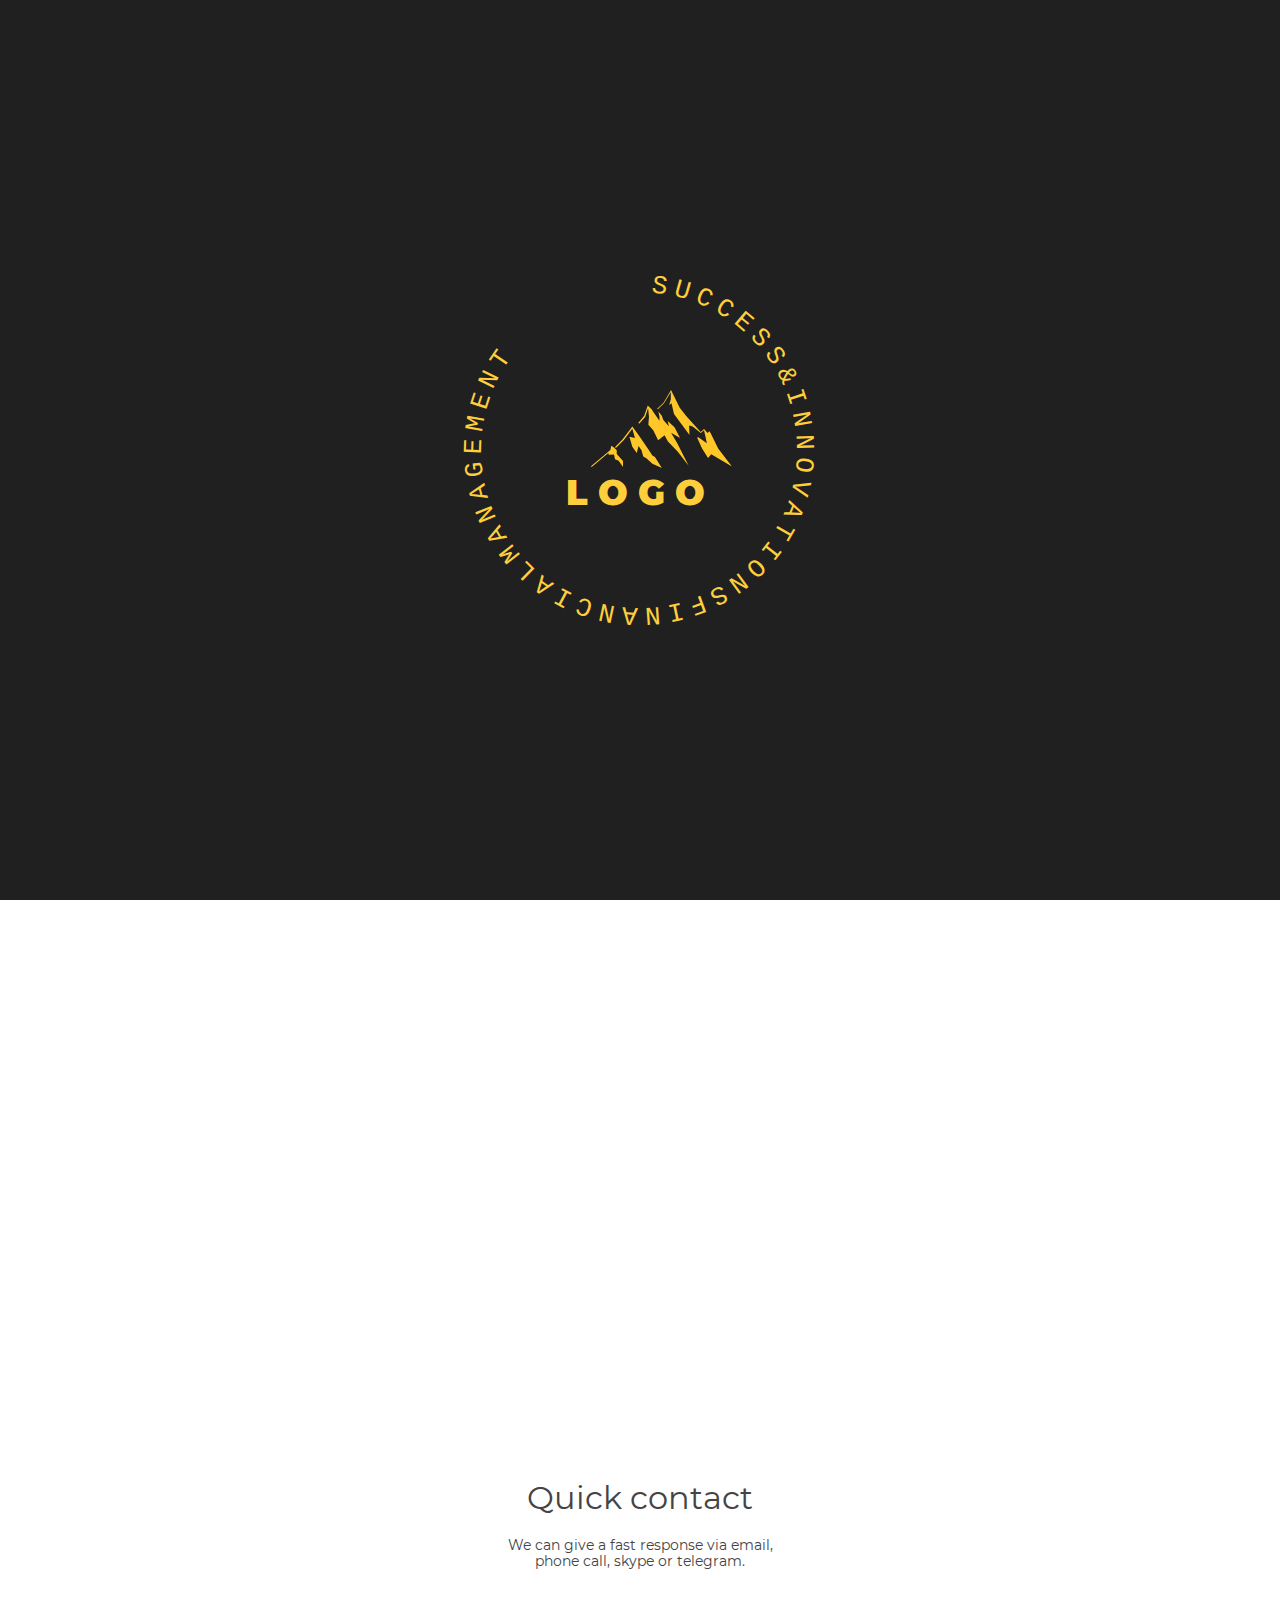
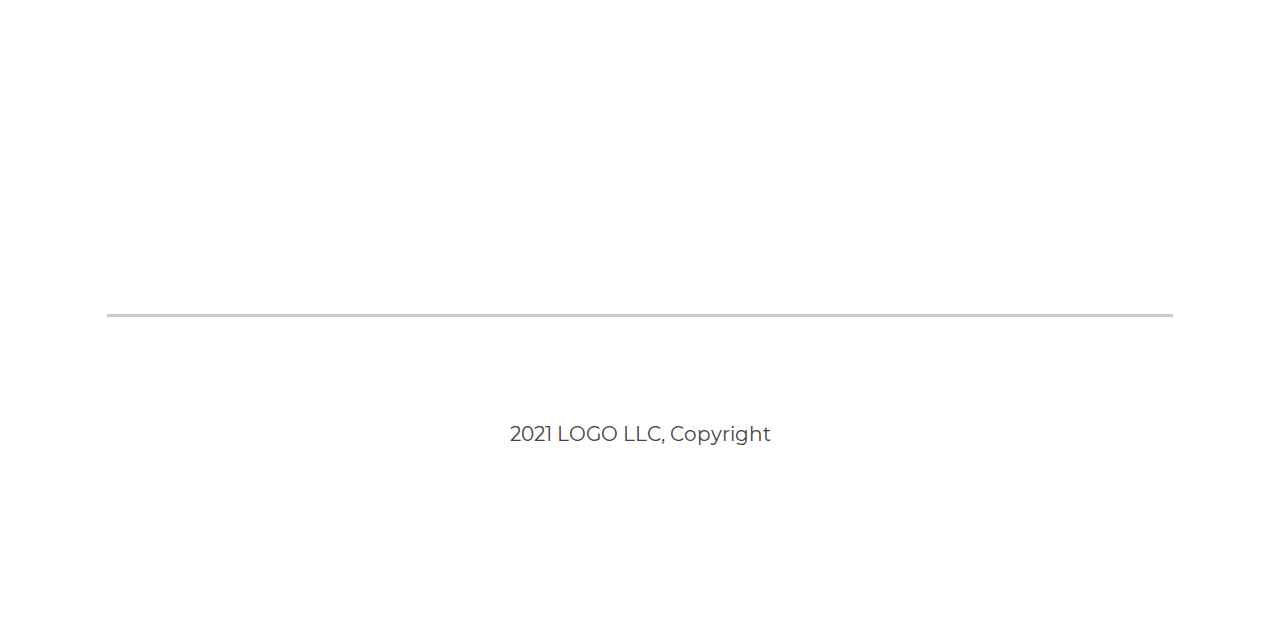
<file: other.html>
<!DOCTYPE html>
<html lang="en">
<head>
    <meta charset="UTF-8">
    <meta http-equiv="X-UA-Compatible" content="IE=edge">
    <meta name="viewport" content="width=device-width, initial-scale=1.0">
    <link rel="stylesheet" href="other__styles/css/style.css">
    <title>Document</title>
</head>
<body>

    <div class="preloader">
        <div class="preloader__body">
            <div class="preloader__inner">
                <h2>
                    Success & innovations financial Management
                </h2>
                <div class="preloader__img">
                    <div class="preloader__img--arrow">
                        <svg version="1.1" id="Layer_1" xmlns="http://www.w3.org/2000/svg" xmlns:xlink="http://www.w3.org/1999/xlink" x="0px" y="0px"
                                        viewBox="0 0 220 174" style="enable-background:new 0 0 220 174;" xml:space="preserve">
                                    <style type="text/css">
                                        .st01{fill:transparent;}
                                        .st02{fill:none;stroke:#1FFF83;stroke-width:7;stroke-miterlimit:10;}
                                    </style>
                                    <polygon class="st01 path-line-preloader-arrow" points="191.2,18.5 210.8,13.6 216.1,32.7 220,-0.2 "/>
                                    <path class="st02 path-line-preloader" d="M0,168.8c73.4,0,178.5-95.7,210.8-155.2"/>
                        </svg>
                    </div>
                    <div class="preloader__img--mountain">
                        <svg version="1.1" id="Layer_1" xmlns="http://www.w3.org/2000/svg" xmlns:xlink="http://www.w3.org/1999/xlink" x="0px" y="0px"
                                        viewBox="0 0 314 174" style="enable-background:new 0 0 314 174;" xml:space="preserve">
                                    <style type="text/css">
                                        .st0{fill:#FFC728;}
                                    </style>
                                    <polygon class="st0" points="0.4,169.5 43.6,133.3 45.7,124.1 50.8,127.3 57.8,133.9 57.8,142.3 71.8,158 71.8,171.1 62,157.5 
                                        53.9,153.9 51.7,143.5 40,144.2 39.1,140 2.1,171.1 "/>
                                    <path class="st0" d="M54.1,127.3c0.6-1,16.4-17.2,16.4-17.2l22-28.7l14.2,19.1l22,32.3l8.4,13l5.7,3.5l15.4,24.3l-21.1-9.7
                                        l-13.4-12.1l-7-3.6l-3.8-14.2l-6.6-9.7l-3.9,15.7l-10-13.6l-6.4-22.4l12.3,2.6l-5.9-20.6l-19.3,25.9l-17.3,17.4L54.1,127.3z"/>
                                    <path d="M75,112.8"/>
                                    <polygon class="st0" points="107.7,75.1 121,60 127.5,40.7 129.5,59.3 128.1,77.3 139,89.3 149.9,111.7 164.1,100.6 171.7,114.6 
                                        193.2,136.8 217.8,168.6 193,119.7 178.7,95.1 198.7,106.6 186.3,83.1 171.2,69.1 173.7,80.5 161.4,66.5 158,57.2 150.4,47.8 
                                        153,59.4 152.8,68.5 137.3,46.3 136.4,44.1 126.8,34.5 118.8,57.4 106,72.7 "/>
                                    <polygon class="st0" points="149.2,42.9 163,29.7 178.1,4.4 178.1,20.3 174.5,33.5 179.6,29.5 185.2,53.4 219.7,99.9 218.7,78.7 
                                        226.7,81.3 244.8,95.8 251.9,89.3 254.4,99.9 258.3,118.7 238.5,104.7 237,106.8 247.7,130.1 260.9,151.5 268,143 314.1,170 
                                        283.4,130.4 266.5,95.4 264,91.6 259.8,95.8 252,86.6 244.5,93.3 212.8,58.2 197.9,39.5 178.5,0.2 161.9,28.4 147.7,41.5 "/>
                        </svg>
                    </div>
                </div>
                <p>LOGO</p>
            </div>
        </div>
    </div>

    <div class="wrapper">
        <header class="header">
                <div class="header__wrapper">
                    <a href="index.html" class="header__logo">
                        <img src="img/header/Logo.svg" alt="">
                    </a> 
                    <div class="header__burger">
                        <button class="header__burger--btn">
                            <div class="header__burger--name">Other</div>
                            <div class="header__burger--body">
                                <span></span>
                                <span></span>
                                <span></span>
                            </div>
                        </button>
                        <div class="header__burger--menu">
                            <div class="header__burger--menu--inner">
                                <div class="header__burger--items">
                                    <a href="service.html" class="header__burger--item">Service</a>
                                    <a href="other.html" class="header__burger--item">Other</a>
                                    <a href="#" class="header__burger--item">Contact</a>
                                    <a href="#" class="header__burger--item">Blog</a>
                                </div>
                                <div class="header__burger--social">
                                    <a href="#" class="header__burger--social--link">
                                        <svg width="27" height="27" viewBox="0 0 27 27" fill="none" xmlns="http://www.w3.org/2000/svg">
                                            <path fill-rule="evenodd" clip-rule="evenodd" d="M26.3037 4.66256C26.6361 5.51719 26.8681 6.50348 26.9314 7.9381C26.9946 9.37807 27 9.83691 27 13.5027C27 17.1684 26.9841 17.6273 26.9209 19.0673C26.8576 20.5019 26.6254 21.483 26.2932 22.3428C25.5915 24.1571 24.1566 25.5918 22.3417 26.2933C21.4871 26.6256 20.5006 26.8576 19.0657 26.9209C17.6255 26.9843 17.1666 27 13.5001 27C9.83364 27 9.37451 26.9843 7.93446 26.9209C6.49936 26.8576 5.51825 26.6256 4.6583 26.2933C3.76147 25.9558 2.94376 25.423 2.26846 24.7373C1.58265 24.0622 1.04995 23.25 0.707039 22.3428C0.374642 21.4882 0.142397 20.5019 0.0791324 19.0673C0.0158677 17.6273 0 17.1684 0 13.5027C0 9.83691 0.0158677 9.37807 0.0844902 7.93274C0.147755 6.49812 0.379794 5.51719 0.712191 4.65741C1.04995 3.76075 1.58265 2.9432 2.26846 2.26803C2.94376 1.57699 3.75611 1.04954 4.66366 0.706698C5.51824 0.374571 6.50472 0.14237 7.93961 0.0791173C9.37986 0.0158646 9.83879 0 13.5053 0C17.1717 0 17.6306 0.0158646 19.0763 0.0844741C20.5111 0.147727 21.4925 0.379722 22.3522 0.712055C23.249 1.04954 24.0667 1.58235 24.742 2.26803C25.4332 2.9432 25.9608 3.75539 26.3037 4.66256ZM24.0352 21.4671C24.2199 20.9924 24.4414 20.2804 24.4995 18.9618C24.5628 17.5377 24.5786 17.1157 24.5786 13.5132C24.5786 9.91067 24.5628 9.48356 24.4995 8.05945C24.4414 6.74598 24.2199 6.02878 24.0352 5.55407C23.8188 4.96852 23.4759 4.44107 23.0275 4.00325C22.595 3.55492 22.0621 3.21208 21.4766 2.99595C21.0018 2.81134 20.2896 2.58985 18.9707 2.53175C17.5515 2.4685 17.1243 2.45264 13.5158 2.45264C9.91277 2.45264 9.48537 2.4685 8.06099 2.53175C6.74748 2.58985 6.02993 2.81134 5.55513 2.99595C4.96947 3.21208 4.44192 3.55492 4.00422 4.00325C3.55045 4.43592 3.20754 4.96852 2.99116 5.55407C2.80652 6.02878 2.58499 6.74083 2.52708 8.05945C2.46361 9.47821 2.44795 9.91067 2.44795 13.5132C2.44795 17.1157 2.46361 17.543 2.52708 18.9671C2.58499 20.2804 2.80652 20.9978 2.99116 21.4725C3.20754 22.0578 3.55045 22.5853 3.99886 23.0231C4.43141 23.4715 4.96432 23.8143 5.54977 24.0306C6.02457 24.2152 6.73676 24.4367 8.05563 24.4946C9.47486 24.5581 9.90741 24.5737 13.5106 24.5737C17.1138 24.5737 17.541 24.5581 18.9654 24.4946C20.2791 24.4367 20.9965 24.2152 21.4712 24.0306C22.6477 23.5769 23.5814 22.6434 24.0352 21.4671Z" fill="#fff"/>
                                            <path fill-rule="evenodd" clip-rule="evenodd" d="M6 13C6 9.13528 9.13549 6 13 6C16.8647 6 20 9.13528 20 13C20 16.8647 16.8647 20 13 20C9.13549 20 6 16.8647 6 13ZM8.45927 13C8.45927 15.5073 10.4929 17.5407 13 17.5407C15.5073 17.5407 17.5407 15.5073 17.5407 13C17.5407 10.4927 15.5073 8.45927 13 8.45927C10.4929 8.45927 8.45927 10.4927 8.45927 13Z" fill="#fff"/>
                                            <path d="M22 6.5C22 7.32835 21.3284 8 20.4999 8C19.6716 8 19 7.32835 19 6.5C19 5.67146 19.6716 5 20.4999 5C21.3284 5 22 5.67146 22 6.5Z" fill="#fff"/>
                                        </svg>
                                    </a>
                                    <a href="#" class="header__burger--social--link">
                                        <svg width="13" height="24" viewBox="0 0 13 24" fill="none" xmlns="http://www.w3.org/2000/svg">
                                            <path d="M9.99701 3.985H12.188V0.169C11.81 0.117 10.51 0 8.99601 0C5.83701 0 3.67301 1.987 3.67301 5.639V9H0.187012V13.266H3.67301V24H7.94701V13.267H11.292L11.823 9.001H7.94601V6.062C7.94701 4.829 8.27901 3.985 9.99701 3.985Z" fill="#fff"/>
                                        </svg>
                                    </a>
                                    <a href="#" class="header__burger--social--link">
                                        <svg width="24" height="20" viewBox="0 0 24 20" fill="none" xmlns="http://www.w3.org/2000/svg">
                                            <path d="M9.41706 13.1809L9.02006 18.7649C9.58806 18.7649 9.83406 18.5209 10.1291 18.2279L12.7921 15.6829L18.3101 19.7239C19.3221 20.2879 20.0351 19.9909 20.3081 18.7929L23.9301 1.82092L23.9311 1.81992C24.2521 0.323917 23.3901 -0.261083 22.4041 0.105917L1.11406 8.25692C-0.338944 8.82092 -0.316944 9.63092 0.867056 9.99792L6.31006 11.6909L18.9531 3.77992C19.5481 3.38592 20.0891 3.60392 19.6441 3.99792L9.41706 13.1809Z" fill="#fff"/>
                                        </svg>
                                    </a>
                                    <a href="#" class="header__burger--social--link">
                                        <svg width="13" height="24" viewBox="0 0 13 24" fill="none" xmlns="http://www.w3.org/2000/svg">
                                            <path d="M9.99701 3.985H12.188V0.169C11.81 0.117 10.51 0 8.99601 0C5.83701 0 3.67301 1.987 3.67301 5.639V9H0.187012V13.266H3.67301V24H7.94701V13.267H11.292L11.823 9.001H7.94601V6.062C7.94701 4.829 8.27901 3.985 9.99701 3.985Z" fill="#fff"/>
                                        </svg>
                                    </a>
                                </div>
                            </div>
                        </div>
                    </div>
                </div>
        </header>
        <div class="content">
            <div class="other">
                <div class="other__container container">
                    <div class="other__inner">
                        <div class="other__title">
                            <div class="other__title--block anim__items">
                                <p>LOGO</p>
                                <p>An award winning 
                                 Investors Choice 
                                </p>

                                <span class="top"></span>
                                <span class="right"></span>
                                <span class="bottom"></span>
                                <span class="left"></span>
                            </div>

                            <div class="other__title--text">We combine technologies & Human Resources </div>
                        </div>

                        <div class="other__body">
                            <div class="other__body--inner">
                                <p>Истоки компании ЭЛЬБУРЗ берут своë начало задолго до еë официального выхода на рынок.</p>
                                <p>Ещë четыре года назад группа профессионалов в сфере автоматизации бизнесс процессов, разработки искусственного интеллекта, кибербезопасности, управления инвестиционными портфелями и стратегического планирования увидели потенциал в реализации совместного проекта по предоставлению комплексных услуг в стремительно развивающейся нише криптовалют. </p>
                            </div>
                            <div class="other__body--description">
                                <div class="other__body--description--inner">
                                    <p>Таким образом было положено начало длительному процессу разработки, инвестиций, кадровых перетрубаций для создания уникального комплекса решений для полной реализации потенциала инвестиций в криптовалюте.</p>
                                    <p>На пути к становлению в своей области наша компания претерпела не мало изменений в сфере адаптации современных технологий аналитики, автоматической торговли, безопасности конфеденциальных данных и стабильной работы систем для обеспечения наших клиентов первоклассным сервисом, ориентированным на обеспечение беспрецедентным заработком с помощью новейших инструментов торговли на рынке. </p>
                                    <p>Принципами нашей деятельности, которые легли были заложены в фундамент всей компании задолго до еë официального релиза, стали безопасность личных данных, капитала, прозрачность партнëрских отношений и исключительный результат среди конкурентов. </p>
                                    <p>Всё, что мы готовы предложить клиентам сейчас, стало возможным благодаря нашим масштабным инвестициям средств, человеческим ресурсам, годам проб и доработок предоставляемого продукта. 
                                    </p>
                                    <p>
                                        Именно по этой причине наши клиенты горды считать себя партнëрами и частью компании ЭЛЬБУРЗ!
                                    </p>
                                </div>
                            </div>
                        </div>
                    </div>
                </div>
            </div>
        </div>
        <footer class="footer">
            <div class="footer__container container">
                <div class="footer__inner">
                    <div class="footer__title">
                        <div class="footer__title--text">Quick contact</div>
                        <div class="footer__title--subtitle">We can give a fast response via email, phone call, skype or telegram.</div>
                    </div>
                    <div class="footer__contacts">
                        <div class="footer__item footer__mail anim__items">
                            <div class="footer__mail--img">
                                <svg width="54" height="56" viewBox="0 0 54 56" fill="none" xmlns="http://www.w3.org/2000/svg">
                                    <path id="shape" fill-rule="evenodd" clip-rule="evenodd" d="M51.9104 0.134719L23.6442 13.4671C22.9083 13.8141 22.5895 14.7002 22.9321 15.4459C23.2748 16.1915 24.1491 16.5149 24.8847 16.1675L42.3212 7.94308L33.8442 14.8964L14.3908 30.8527L3.75061 26.1358L18.6607 19.1032C19.3966 18.7558 19.7155 17.8701 19.3728 17.1244C19.0303 16.3788 18.1556 16.0553 17.4203 16.4027L1.37089 23.9729C0.51764 24.3753 -0.0210055 25.2556 0.000628282 26.2086C0.0217121 27.1411 0.577958 27.9804 1.42113 28.3542L13.3018 33.6205L16.7813 54.7739C16.9955 56.0819 18.7434 56.4543 19.4604 55.3451L29.3306 40.0808L47.9964 48.9068C49.4919 49.6145 51.2715 48.533 51.368 46.8697L53.9977 1.5716C54.0005 1.52961 54.0003 1.48652 53.9994 1.44435C53.9701 0.390144 52.8524 -0.306653 51.9104 0.134719ZM18.2576 47L16 33.1022L39 14L21.3967 34.249C21.2383 34.4313 21.1208 34.6606 21.0662 34.8987L18.2576 47ZM24.1353 37L22 46L27 38.3416L24.1353 37ZM28.0491 36L25 34.518L40 17L37.8304 20.4495L28.0491 36ZM31 37.6878L48.718 46L51 7L31 37.6878Z" fill="#CCCCCC"/>
                                </svg>
                            </div>
                            <div class="footer__mail--text">For business inquiries</div>
                            <a href="mailto:info@elburz.com" class="footer__mail--link">info@elburz.com</a>
                        </div>
                        <div class="footer__item footer__telephone anim__items">
                            <div class="footer__mail--img">
                                <svg width="39" height="71" viewBox="0 0 39 71" fill="none" xmlns="http://www.w3.org/2000/svg">
                                    <path id = "shape" fill-rule="evenodd" clip-rule="evenodd" d="M33.2647 0H5.73529C2.56925 0.00354992 0.0035558 2.565 0 5.72581V65.2742C0.0035558 68.435 2.56925 70.9965 5.73529 71H33.2647C36.4307 70.9965 38.9964 68.435 39 65.2742V5.72581C38.9964 2.565 36.4307 0.00354992 33.2647 0ZM27.2773 2.29032L26.5891 5.72581H12.411L11.7228 2.29032H27.2773ZM33.2647 68.7097C35.1643 68.7076 36.7038 67.1707 36.7059 65.2742V5.72581C36.7038 3.82932 35.1643 2.29245 33.2647 2.29032H29.6169L28.6542 7.09556C28.547 7.63085 28.0762 8.01615 27.5294 8.01613H11.4706C10.9238 8.01615 10.453 7.63085 10.3458 7.09556L9.38308 2.29032H5.73529C3.83567 2.29245 2.29625 3.82932 2.29412 5.72581V65.2742C2.29625 67.1707 3.83567 68.7076 5.73529 68.7097H33.2647Z" fill="#CCCCCC"/>
                                    <path d="M12.875 64H6.125C5.50368 64 5 64.4477 5 65C5 65.5523 5.50368 66 6.125 66H12.875C13.4963 66 14 65.5523 14 65C14 64.4477 13.4963 64 12.875 64Z" fill="#CCCCCC"/>
                                    <path d="M17 64H16C15.4477 64 15 64.4477 15 65C15 65.5523 15.4477 66 16 66H17C17.5523 66 18 65.5523 18 65C18 64.4477 17.5523 64 17 64Z" fill="#CCCCCC"/>
                                </svg>
                            </div>
                            <div class="footer__mail--text">Call us on</div>
                            <a href="tel:+91 98241 82099" class="footer__mail--link">+91 98241 82099</a>
                        </div>
                        <div class="footer__item footer__skype anim__items">
                            <div class="footer__mail--img">
                                <svg id = "shape" width="60" height="56" viewBox="0 0 60 56" fill="none" xmlns="http://www.w3.org/2000/svg">
                                    <path d="M10 23H23C23.553 23 24 22.552 24 22C24 21.448 23.553 21 23 21H10C9.447 21 9 21.448 9 22C9 22.552 9.447 23 10 23Z" fill="#CCCCCC"/>
                                    <path d="M36 27H10C9.447 27 9 27.448 9 28C9 28.552 9.447 29 10 29H36C36.553 29 37 28.552 37 28C37 27.448 36.553 27 36 27Z" fill="#CCCCCC"/>
                                    <path d="M36 33H10C9.447 33 9 33.448 9 34C9 34.552 9.447 35 10 35H36C36.553 35 37 34.552 37 34C37 33.448 36.553 33 36 33Z" fill="#CCCCCC"/>
                                    <path fill-rule="evenodd" clip-rule="evenodd" d="M54.072 0.07L19.93 0C16.66 0 14 2.66 14 5.93V11.054L5.93 11.071C2.66 11.071 0 13.731 0 17.001V38.142C0 41.412 2.66 44.071 5.93 44.071H12V54.071C12 54.484 12.254 54.855 12.64 55.004C12.757 55.049 12.879 55.071 13 55.071C13.276 55.071 13.547 54.956 13.74 54.744L23.444 44.069L40.07 44.001C43.34 44.001 46 41.341 46 38.072V37.959L51.26 43.745C51.453 43.957 51.724 44.072 52 44.072C52.121 44.072 52.243 44.05 52.36 44.005C52.746 43.856 53 43.485 53 43.072V33.072H54.07C57.34 33.072 60 30.412 60 27.143V6C60 2.731 57.341 0.071 54.072 0.07ZM44 38.071C44 40.238 42.237 42 40.066 42L22.996 42.07C22.716 42.071 22.448 42.19 22.26 42.397L14 51.484V43.07C14 42.518 13.553 42.07 13 42.07H5.93C3.763 42.07 2 40.307 2 38.141V17C2 14.833 3.763 13.07 5.932 13.07L15 13.051H15.002L40.07 12.999C42.237 12.999 44 14.762 44 16.929V35.37V38.071ZM54.07 31.07C56.237 31.07 58 29.308 58 27.141H58.001V5.999C58.001 3.832 56.238 2.069 54.071 2.069H54.069L19.928 1.999C17.763 1.999 16 3.762 16 5.929V11.049L40.068 11C43.34 11 46 13.66 46 16.93V34.984L51 40.484V32.07C51 31.518 51.447 31.07 52 31.07H54.07Z" fill="#CCCCCC"/>
                                </svg>
                            </div>
                            <div class="footer__mail--text">Let's Skype</div>
                            <a href="mailto:info@elburz.com" class="footer__mail--link">ELBURZ</a>
                        </div>
                    </div>

                    <div class="footer__links anim__items">
                        <div class="footer__links--items">
                            <a href="#" target="_blank" class="footer__links--item footer__links--item--instagram">
                                <div class="footer__links--item--img">
                                    <svg width="27" height="27" viewBox="0 0 27 27" fill="none" xmlns="http://www.w3.org/2000/svg">
                                        <path fill-rule="evenodd" clip-rule="evenodd" d="M26.3037 4.66256C26.6361 5.51719 26.8681 6.50348 26.9314 7.9381C26.9946 9.37807 27 9.83691 27 13.5027C27 17.1684 26.9841 17.6273 26.9209 19.0673C26.8576 20.5019 26.6254 21.483 26.2932 22.3428C25.5915 24.1571 24.1566 25.5918 22.3417 26.2933C21.4871 26.6256 20.5006 26.8576 19.0657 26.9209C17.6255 26.9843 17.1666 27 13.5001 27C9.83364 27 9.37451 26.9843 7.93446 26.9209C6.49936 26.8576 5.51825 26.6256 4.6583 26.2933C3.76147 25.9558 2.94376 25.423 2.26846 24.7373C1.58265 24.0622 1.04995 23.25 0.707039 22.3428C0.374642 21.4882 0.142397 20.5019 0.0791324 19.0673C0.0158677 17.6273 0 17.1684 0 13.5027C0 9.83691 0.0158677 9.37807 0.0844902 7.93274C0.147755 6.49812 0.379794 5.51719 0.712191 4.65741C1.04995 3.76075 1.58265 2.9432 2.26846 2.26803C2.94376 1.57699 3.75611 1.04954 4.66366 0.706698C5.51824 0.374571 6.50472 0.14237 7.93961 0.0791173C9.37986 0.0158646 9.83879 0 13.5053 0C17.1717 0 17.6306 0.0158646 19.0763 0.0844741C20.5111 0.147727 21.4925 0.379722 22.3522 0.712055C23.249 1.04954 24.0667 1.58235 24.742 2.26803C25.4332 2.9432 25.9608 3.75539 26.3037 4.66256ZM24.0352 21.4671C24.2199 20.9924 24.4414 20.2804 24.4995 18.9618C24.5628 17.5377 24.5786 17.1157 24.5786 13.5132C24.5786 9.91067 24.5628 9.48356 24.4995 8.05945C24.4414 6.74598 24.2199 6.02878 24.0352 5.55407C23.8188 4.96852 23.4759 4.44107 23.0275 4.00325C22.595 3.55492 22.0621 3.21208 21.4766 2.99595C21.0018 2.81134 20.2896 2.58985 18.9707 2.53175C17.5515 2.4685 17.1243 2.45264 13.5158 2.45264C9.91277 2.45264 9.48537 2.4685 8.06099 2.53175C6.74748 2.58985 6.02993 2.81134 5.55513 2.99595C4.96947 3.21208 4.44192 3.55492 4.00422 4.00325C3.55045 4.43592 3.20754 4.96852 2.99116 5.55407C2.80652 6.02878 2.58499 6.74083 2.52708 8.05945C2.46361 9.47821 2.44795 9.91067 2.44795 13.5132C2.44795 17.1157 2.46361 17.543 2.52708 18.9671C2.58499 20.2804 2.80652 20.9978 2.99116 21.4725C3.20754 22.0578 3.55045 22.5853 3.99886 23.0231C4.43141 23.4715 4.96432 23.8143 5.54977 24.0306C6.02457 24.2152 6.73676 24.4367 8.05563 24.4946C9.47486 24.5581 9.90741 24.5737 13.5106 24.5737C17.1138 24.5737 17.541 24.5581 18.9654 24.4946C20.2791 24.4367 20.9965 24.2152 21.4712 24.0306C22.6477 23.5769 23.5814 22.6434 24.0352 21.4671Z" fill="#CCCCCC"/>
                                        <path fill-rule="evenodd" clip-rule="evenodd" d="M6 13C6 9.13528 9.13549 6 13 6C16.8647 6 20 9.13528 20 13C20 16.8647 16.8647 20 13 20C9.13549 20 6 16.8647 6 13ZM8.45927 13C8.45927 15.5073 10.4929 17.5407 13 17.5407C15.5073 17.5407 17.5407 15.5073 17.5407 13C17.5407 10.4927 15.5073 8.45927 13 8.45927C10.4929 8.45927 8.45927 10.4927 8.45927 13Z" fill="#CCCCCC"/>
                                        <path d="M22 6.5C22 7.32835 21.3284 8 20.4999 8C19.6716 8 19 7.32835 19 6.5C19 5.67146 19.6716 5 20.4999 5C21.3284 5 22 5.67146 22 6.5Z" fill="#CCCCCC"/>
                                    </svg>
                                </div>
                            </a>
                            <a href="#" target="_blank" class="footer__links--item footer__links--item--facebook">
                                <div class="footer__links--item--img">
                                    <svg width="13" height="24" viewBox="0 0 13 24" fill="none" xmlns="http://www.w3.org/2000/svg">
                                        <path d="M9.99701 3.985H12.188V0.169C11.81 0.117 10.51 0 8.99601 0C5.83701 0 3.67301 1.987 3.67301 5.639V9H0.187012V13.266H3.67301V24H7.94701V13.267H11.292L11.823 9.001H7.94601V6.062C7.94701 4.829 8.27901 3.985 9.99701 3.985Z" fill="#CCCCCC"/>
                                    </svg>
                                </div>
                            </a>
                            <a href="#" target="_blank" class="footer__links--item footer__links--item--transform footer__links--item--telegram">
                                <div class="footer__links--item--img">
                                    <svg width="24" height="20" viewBox="0 0 24 20" fill="none" xmlns="http://www.w3.org/2000/svg">
                                        <path d="M9.41706 13.1809L9.02006 18.7649C9.58806 18.7649 9.83406 18.5209 10.1291 18.2279L12.7921 15.6829L18.3101 19.7239C19.3221 20.2879 20.0351 19.9909 20.3081 18.7929L23.9301 1.82092L23.9311 1.81992C24.2521 0.323917 23.3901 -0.261083 22.4041 0.105917L1.11406 8.25692C-0.338944 8.82092 -0.316944 9.63092 0.867056 9.99792L6.31006 11.6909L18.9531 3.77992C19.5481 3.38592 20.0891 3.60392 19.6441 3.99792L9.41706 13.1809Z" fill="#CCCCCC"/>
                                    </svg>
                                </div>
                            </a>
                            <a href="#" target="_blank" class="footer__links--item footer__links--item--facebook2">
                                <div class="footer__links--item--img">
                                    <svg width="13" height="24" viewBox="0 0 13 24" fill="none" xmlns="http://www.w3.org/2000/svg">
                                        <path d="M9.99701 3.985H12.188V0.169C11.81 0.117 10.51 0 8.99601 0C5.83701 0 3.67301 1.987 3.67301 5.639V9H0.187012V13.266H3.67301V24H7.94701V13.267H11.292L11.823 9.001H7.94601V6.062C7.94701 4.829 8.27901 3.985 9.99701 3.985Z" fill="#CCCCCC"/>
                                    </svg>
                                </div>
                            </a>
                        </div>
                    </div>

                    <div class="footer__copyright">
                        <p>2021 LOGO LLC, Copyright</p>
                    </div>
                </div>
            </div>
        </footer>
    </div>

    <script src="js/ScrollTrigger.js"></script>
    <script src="js/gsap.js"></script>
    <script src="js/main__other.js"></script>
</body>
</html>
</file>
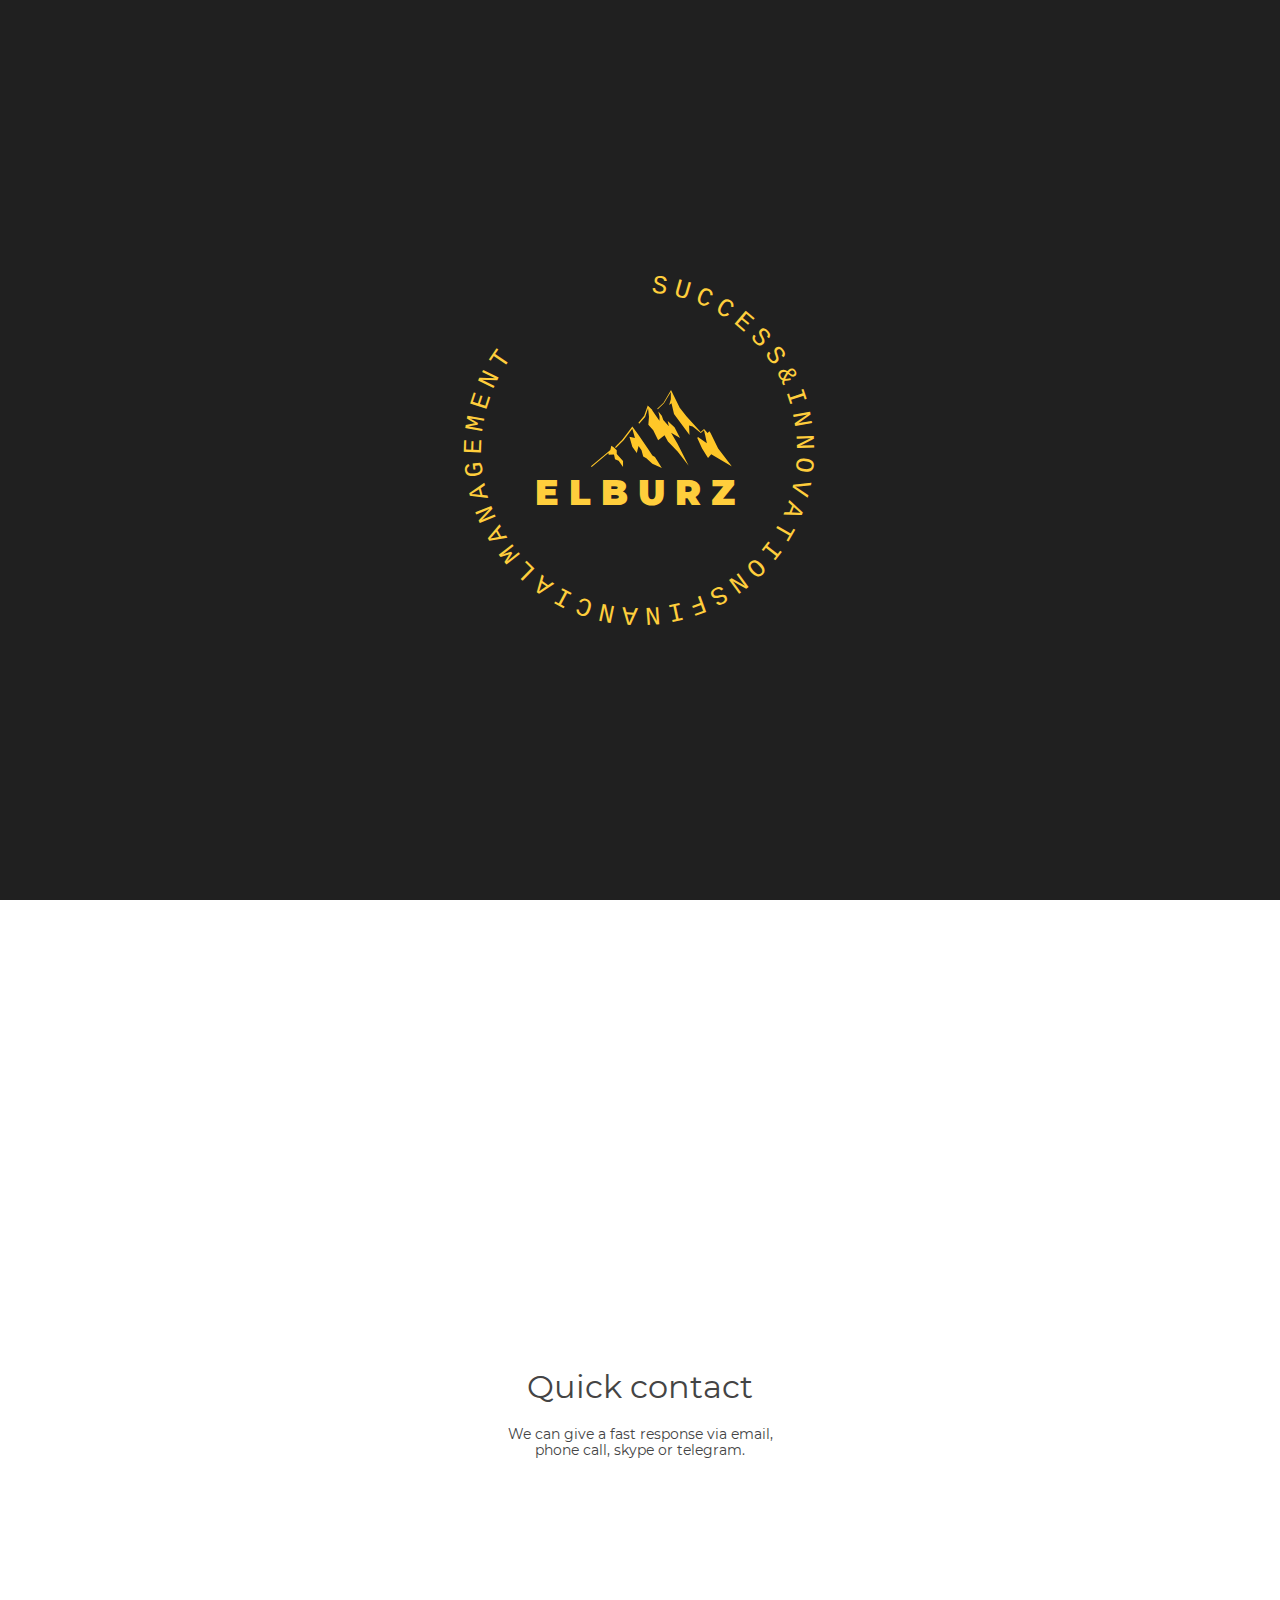
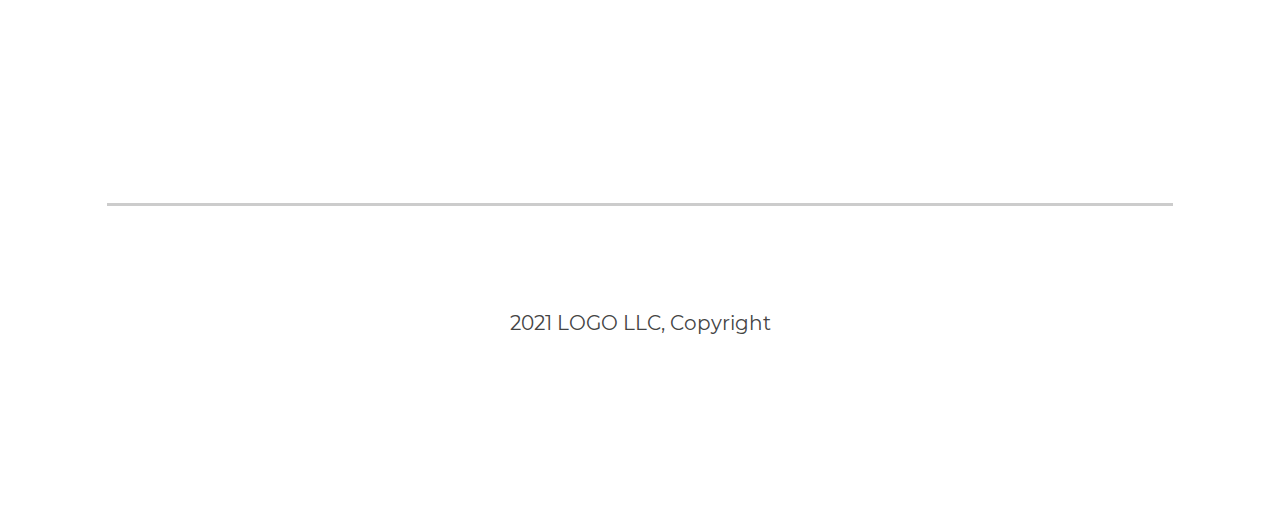
<file: service.html>
<!DOCTYPE html>
<html lang="en">
<head>
    <meta charset="UTF-8">
    <meta http-equiv="X-UA-Compatible" content="IE=edge">
    <meta name="viewport" content="width=device-width, initial-scale=1.0">
    <link rel="stylesheet" href="service_styles/css/style.css">
    <title>Document</title>
</head>
<body>

    <div class="preloader">
        <div class="preloader__body">
            <div class="preloader__inner">
                <h2>
                    Success & innovations financial Management
                </h2>
                <div class="preloader__img">
                    <div class="preloader__img--arrow">
                        <svg version="1.1" id="Layer_1" xmlns="http://www.w3.org/2000/svg" xmlns:xlink="http://www.w3.org/1999/xlink" x="0px" y="0px"
                                        viewBox="0 0 220 174" style="enable-background:new 0 0 220 174;" xml:space="preserve">
                                    <style type="text/css">
                                        .st01{fill:transparent;}
                                        .st02{fill:none;stroke:#1FFF83;stroke-width:7;stroke-miterlimit:10;}
                                    </style>
                                    <polygon class="st01 path-line-preloader-arrow" points="191.2,18.5 210.8,13.6 216.1,32.7 220,-0.2 "/>
                                    <path class="st02 path-line-preloader" d="M0,168.8c73.4,0,178.5-95.7,210.8-155.2"/>
                        </svg>
                    </div>
                    <div class="preloader__img--mountain">
                        <svg version="1.1" id="Layer_1" xmlns="http://www.w3.org/2000/svg" xmlns:xlink="http://www.w3.org/1999/xlink" x="0px" y="0px"
                                        viewBox="0 0 314 174" style="enable-background:new 0 0 314 174;" xml:space="preserve">
                                    <style type="text/css">
                                        .st0{fill:#FFC728;}
                                    </style>
                                    <polygon class="st0" points="0.4,169.5 43.6,133.3 45.7,124.1 50.8,127.3 57.8,133.9 57.8,142.3 71.8,158 71.8,171.1 62,157.5 
                                        53.9,153.9 51.7,143.5 40,144.2 39.1,140 2.1,171.1 "/>
                                    <path class="st0" d="M54.1,127.3c0.6-1,16.4-17.2,16.4-17.2l22-28.7l14.2,19.1l22,32.3l8.4,13l5.7,3.5l15.4,24.3l-21.1-9.7
                                        l-13.4-12.1l-7-3.6l-3.8-14.2l-6.6-9.7l-3.9,15.7l-10-13.6l-6.4-22.4l12.3,2.6l-5.9-20.6l-19.3,25.9l-17.3,17.4L54.1,127.3z"/>
                                    <path d="M75,112.8"/>
                                    <polygon class="st0" points="107.7,75.1 121,60 127.5,40.7 129.5,59.3 128.1,77.3 139,89.3 149.9,111.7 164.1,100.6 171.7,114.6 
                                        193.2,136.8 217.8,168.6 193,119.7 178.7,95.1 198.7,106.6 186.3,83.1 171.2,69.1 173.7,80.5 161.4,66.5 158,57.2 150.4,47.8 
                                        153,59.4 152.8,68.5 137.3,46.3 136.4,44.1 126.8,34.5 118.8,57.4 106,72.7 "/>
                                    <polygon class="st0" points="149.2,42.9 163,29.7 178.1,4.4 178.1,20.3 174.5,33.5 179.6,29.5 185.2,53.4 219.7,99.9 218.7,78.7 
                                        226.7,81.3 244.8,95.8 251.9,89.3 254.4,99.9 258.3,118.7 238.5,104.7 237,106.8 247.7,130.1 260.9,151.5 268,143 314.1,170 
                                        283.4,130.4 266.5,95.4 264,91.6 259.8,95.8 252,86.6 244.5,93.3 212.8,58.2 197.9,39.5 178.5,0.2 161.9,28.4 147.7,41.5 "/>
                        </svg>
                    </div>
                </div>
                <p>ELBURZ</p>
            </div>
        </div>
    </div>

    <div class="wrapper">
        <header class="header">
                <div class="header__wrapper">
                    <a href="index.html" class="header__logo">
                        <img src="img/header/Logo.svg" alt="">
                    </a> 
                    <div class="header__burger">
                        <button class="header__burger--btn">
                            <div class="header__burger--name">Other</div>
                            <div class="header__burger--body">
                                <span></span>
                                <span></span>
                                <span></span>
                            </div>
                        </button>
                        <div class="header__burger--menu">
                            <div class="header__burger--menu--inner">
                                <div class="header__burger--items">
                                    <a href="service.html" class="header__burger--item">Service</a>
                                    <a href="other.html" class="header__burger--item">Other</a>
                                    <a href="#" class="header__burger--item">Contact</a>
                                    <a href="#" class="header__burger--item">Blog</a>
                                </div>
                                <div class="header__burger--social">
                                    <a href="#" class="header__burger--social--link">
                                        <svg width="27" height="27" viewBox="0 0 27 27" fill="none" xmlns="http://www.w3.org/2000/svg">
                                            <path fill-rule="evenodd" clip-rule="evenodd" d="M26.3037 4.66256C26.6361 5.51719 26.8681 6.50348 26.9314 7.9381C26.9946 9.37807 27 9.83691 27 13.5027C27 17.1684 26.9841 17.6273 26.9209 19.0673C26.8576 20.5019 26.6254 21.483 26.2932 22.3428C25.5915 24.1571 24.1566 25.5918 22.3417 26.2933C21.4871 26.6256 20.5006 26.8576 19.0657 26.9209C17.6255 26.9843 17.1666 27 13.5001 27C9.83364 27 9.37451 26.9843 7.93446 26.9209C6.49936 26.8576 5.51825 26.6256 4.6583 26.2933C3.76147 25.9558 2.94376 25.423 2.26846 24.7373C1.58265 24.0622 1.04995 23.25 0.707039 22.3428C0.374642 21.4882 0.142397 20.5019 0.0791324 19.0673C0.0158677 17.6273 0 17.1684 0 13.5027C0 9.83691 0.0158677 9.37807 0.0844902 7.93274C0.147755 6.49812 0.379794 5.51719 0.712191 4.65741C1.04995 3.76075 1.58265 2.9432 2.26846 2.26803C2.94376 1.57699 3.75611 1.04954 4.66366 0.706698C5.51824 0.374571 6.50472 0.14237 7.93961 0.0791173C9.37986 0.0158646 9.83879 0 13.5053 0C17.1717 0 17.6306 0.0158646 19.0763 0.0844741C20.5111 0.147727 21.4925 0.379722 22.3522 0.712055C23.249 1.04954 24.0667 1.58235 24.742 2.26803C25.4332 2.9432 25.9608 3.75539 26.3037 4.66256ZM24.0352 21.4671C24.2199 20.9924 24.4414 20.2804 24.4995 18.9618C24.5628 17.5377 24.5786 17.1157 24.5786 13.5132C24.5786 9.91067 24.5628 9.48356 24.4995 8.05945C24.4414 6.74598 24.2199 6.02878 24.0352 5.55407C23.8188 4.96852 23.4759 4.44107 23.0275 4.00325C22.595 3.55492 22.0621 3.21208 21.4766 2.99595C21.0018 2.81134 20.2896 2.58985 18.9707 2.53175C17.5515 2.4685 17.1243 2.45264 13.5158 2.45264C9.91277 2.45264 9.48537 2.4685 8.06099 2.53175C6.74748 2.58985 6.02993 2.81134 5.55513 2.99595C4.96947 3.21208 4.44192 3.55492 4.00422 4.00325C3.55045 4.43592 3.20754 4.96852 2.99116 5.55407C2.80652 6.02878 2.58499 6.74083 2.52708 8.05945C2.46361 9.47821 2.44795 9.91067 2.44795 13.5132C2.44795 17.1157 2.46361 17.543 2.52708 18.9671C2.58499 20.2804 2.80652 20.9978 2.99116 21.4725C3.20754 22.0578 3.55045 22.5853 3.99886 23.0231C4.43141 23.4715 4.96432 23.8143 5.54977 24.0306C6.02457 24.2152 6.73676 24.4367 8.05563 24.4946C9.47486 24.5581 9.90741 24.5737 13.5106 24.5737C17.1138 24.5737 17.541 24.5581 18.9654 24.4946C20.2791 24.4367 20.9965 24.2152 21.4712 24.0306C22.6477 23.5769 23.5814 22.6434 24.0352 21.4671Z" fill="#fff"/>
                                            <path fill-rule="evenodd" clip-rule="evenodd" d="M6 13C6 9.13528 9.13549 6 13 6C16.8647 6 20 9.13528 20 13C20 16.8647 16.8647 20 13 20C9.13549 20 6 16.8647 6 13ZM8.45927 13C8.45927 15.5073 10.4929 17.5407 13 17.5407C15.5073 17.5407 17.5407 15.5073 17.5407 13C17.5407 10.4927 15.5073 8.45927 13 8.45927C10.4929 8.45927 8.45927 10.4927 8.45927 13Z" fill="#fff"/>
                                            <path d="M22 6.5C22 7.32835 21.3284 8 20.4999 8C19.6716 8 19 7.32835 19 6.5C19 5.67146 19.6716 5 20.4999 5C21.3284 5 22 5.67146 22 6.5Z" fill="#fff"/>
                                        </svg>
                                    </a>
                                    <a href="#" class="header__burger--social--link">
                                        <svg width="13" height="24" viewBox="0 0 13 24" fill="none" xmlns="http://www.w3.org/2000/svg">
                                            <path d="M9.99701 3.985H12.188V0.169C11.81 0.117 10.51 0 8.99601 0C5.83701 0 3.67301 1.987 3.67301 5.639V9H0.187012V13.266H3.67301V24H7.94701V13.267H11.292L11.823 9.001H7.94601V6.062C7.94701 4.829 8.27901 3.985 9.99701 3.985Z" fill="#fff"/>
                                        </svg>
                                    </a>
                                    <a href="#" class="header__burger--social--link">
                                        <svg width="24" height="20" viewBox="0 0 24 20" fill="none" xmlns="http://www.w3.org/2000/svg">
                                            <path d="M9.41706 13.1809L9.02006 18.7649C9.58806 18.7649 9.83406 18.5209 10.1291 18.2279L12.7921 15.6829L18.3101 19.7239C19.3221 20.2879 20.0351 19.9909 20.3081 18.7929L23.9301 1.82092L23.9311 1.81992C24.2521 0.323917 23.3901 -0.261083 22.4041 0.105917L1.11406 8.25692C-0.338944 8.82092 -0.316944 9.63092 0.867056 9.99792L6.31006 11.6909L18.9531 3.77992C19.5481 3.38592 20.0891 3.60392 19.6441 3.99792L9.41706 13.1809Z" fill="#fff"/>
                                        </svg>
                                    </a>
                                    <a href="#" class="header__burger--social--link">
                                        <svg width="13" height="24" viewBox="0 0 13 24" fill="none" xmlns="http://www.w3.org/2000/svg">
                                            <path d="M9.99701 3.985H12.188V0.169C11.81 0.117 10.51 0 8.99601 0C5.83701 0 3.67301 1.987 3.67301 5.639V9H0.187012V13.266H3.67301V24H7.94701V13.267H11.292L11.823 9.001H7.94601V6.062C7.94701 4.829 8.27901 3.985 9.99701 3.985Z" fill="#fff"/>
                                        </svg>
                                    </a>
                                </div>
                            </div>
                        </div>
                    </div>
                </div>
        </header>
        <div class="content">
            <div class="service">
                <div class="service__container container">
                    <div class="service__inner">
                        <div class="service__title">
                            <div class="service__title--block anim__items">
                                <p>Service</p>
                                <p>Our clients really 
                                 value our solutions</p>

                                <span class="top"></span>
                                <span class="right"></span>
                                <span class="bottom"></span>
                                <span class="left"></span>
                            </div>

                            <div class="service__title--info">
                                <div class="service__title--text">We combine technologies & Human Resources </div>
                                <ul class="service__title--cats">
                                    <li class="service__title--cats--item service__title--cats--item-first">
                                        <button class="service__cat--btn" data-cat="">Auto Trading</button>
                                    </li>
                                    <li class="service__title--cats--item service__title--cats--item-second">
                                        <button class="service__cat--btn" data-cat="">Arbitration</button>
                                    </li>
                                    <li class="service__title--cats--item service__title--cats--item-third">
                                        <button class="service__cat--btn" data-cat="">Management</button>
                                    </li>
                                </ul>
                            </div>
                        </div>

                        <div class="service__body">
                            <div class="service__body--inner">
                                <div class="service__body--item">
                                    <div class="service__body--item--cat" hidden>Auto Trading</div>
                                    <div class="service__body--item--img ibg">
                                        <img src="img/service__imgs/item_img.webp" alt="">
                                    </div>
                                    <div class="service__body--item--info">
                                        <p>Какой-то текст</p>
                                    </div>
                                </div>
                                <div class="service__body--item">
                                    <div class="service__body--item--cat" hidden>Arbitration</div>
                                    <div class="service__body--item--img ibg">
                                        <img src="img/service__imgs/item_img-2.webp" alt="">
                                    </div>
                                    <div class="service__body--item--info">
                                        <p>Какой-то текст</p>
                                    </div>
                                </div>
                                <div class="service__body--item">
                                    <div class="service__body--item--cat" hidden>Management</div>
                                    <div class="service__body--item--img ibg">
                                        <img src="img/service__imgs/item_img-3.webp" alt="">
                                    </div>
                                    <div class="service__body--item--info">
                                        <p>Какой-то текст</p>
                                    </div>
                                </div>
                                <div class="service__body--item">
                                    <div class="service__body--item--cat" hidden>Arbitration</div>
                                    <div class="service__body--item--img ibg">
                                        <img src="img/service__imgs/item_img.webp" alt="">
                                    </div>
                                    <div class="service__body--item--info">
                                        <p>Какой-то текст</p>
                                    </div>
                                </div>
                                <div class="service__body--item">
                                    <div class="service__body--item--cat" hidden>Management</div>
                                    <div class="service__body--item--img ibg">
                                        <img src="img/service__imgs/item_img-2.webp" alt="">
                                    </div>
                                    <div class="service__body--item--info">
                                        <p>Какой-то текст</p>
                                    </div>
                                </div>
                            </div>
                        </div>
                    </div>
                </div>
            </div>
        </div>
        <footer class="footer">
            <div class="footer__container container">
                <div class="footer__inner">
                    <div class="footer__title">
                        <div class="footer__title--text">Quick contact</div>
                        <div class="footer__title--subtitle">We can give a fast response via email, phone call, skype or telegram.</div>
                    </div>
                    <div class="footer__contacts">
                        <div class="footer__item footer__mail anim__items">
                            <div class="footer__mail--img">
                                <svg width="54" height="56" viewBox="0 0 54 56" fill="none" xmlns="http://www.w3.org/2000/svg">
                                    <path id="shape" fill-rule="evenodd" clip-rule="evenodd" d="M51.9104 0.134719L23.6442 13.4671C22.9083 13.8141 22.5895 14.7002 22.9321 15.4459C23.2748 16.1915 24.1491 16.5149 24.8847 16.1675L42.3212 7.94308L33.8442 14.8964L14.3908 30.8527L3.75061 26.1358L18.6607 19.1032C19.3966 18.7558 19.7155 17.8701 19.3728 17.1244C19.0303 16.3788 18.1556 16.0553 17.4203 16.4027L1.37089 23.9729C0.51764 24.3753 -0.0210055 25.2556 0.000628282 26.2086C0.0217121 27.1411 0.577958 27.9804 1.42113 28.3542L13.3018 33.6205L16.7813 54.7739C16.9955 56.0819 18.7434 56.4543 19.4604 55.3451L29.3306 40.0808L47.9964 48.9068C49.4919 49.6145 51.2715 48.533 51.368 46.8697L53.9977 1.5716C54.0005 1.52961 54.0003 1.48652 53.9994 1.44435C53.9701 0.390144 52.8524 -0.306653 51.9104 0.134719ZM18.2576 47L16 33.1022L39 14L21.3967 34.249C21.2383 34.4313 21.1208 34.6606 21.0662 34.8987L18.2576 47ZM24.1353 37L22 46L27 38.3416L24.1353 37ZM28.0491 36L25 34.518L40 17L37.8304 20.4495L28.0491 36ZM31 37.6878L48.718 46L51 7L31 37.6878Z" fill="#CCCCCC"/>
                                </svg>
                            </div>
                            <div class="footer__mail--text">For business inquiries</div>
                            <a href="mailto:info@elburz.com" class="footer__mail--link">info@elburz.com</a>
                        </div>
                        <div class="footer__item footer__telephone anim__items">
                            <div class="footer__mail--img">
                                <svg width="39" height="71" viewBox="0 0 39 71" fill="none" xmlns="http://www.w3.org/2000/svg">
                                    <path id = "shape" fill-rule="evenodd" clip-rule="evenodd" d="M33.2647 0H5.73529C2.56925 0.00354992 0.0035558 2.565 0 5.72581V65.2742C0.0035558 68.435 2.56925 70.9965 5.73529 71H33.2647C36.4307 70.9965 38.9964 68.435 39 65.2742V5.72581C38.9964 2.565 36.4307 0.00354992 33.2647 0ZM27.2773 2.29032L26.5891 5.72581H12.411L11.7228 2.29032H27.2773ZM33.2647 68.7097C35.1643 68.7076 36.7038 67.1707 36.7059 65.2742V5.72581C36.7038 3.82932 35.1643 2.29245 33.2647 2.29032H29.6169L28.6542 7.09556C28.547 7.63085 28.0762 8.01615 27.5294 8.01613H11.4706C10.9238 8.01615 10.453 7.63085 10.3458 7.09556L9.38308 2.29032H5.73529C3.83567 2.29245 2.29625 3.82932 2.29412 5.72581V65.2742C2.29625 67.1707 3.83567 68.7076 5.73529 68.7097H33.2647Z" fill="#CCCCCC"/>
                                    <path d="M12.875 64H6.125C5.50368 64 5 64.4477 5 65C5 65.5523 5.50368 66 6.125 66H12.875C13.4963 66 14 65.5523 14 65C14 64.4477 13.4963 64 12.875 64Z" fill="#CCCCCC"/>
                                    <path d="M17 64H16C15.4477 64 15 64.4477 15 65C15 65.5523 15.4477 66 16 66H17C17.5523 66 18 65.5523 18 65C18 64.4477 17.5523 64 17 64Z" fill="#CCCCCC"/>
                                </svg>
                            </div>
                            <div class="footer__mail--text">Call us on</div>
                            <a href="tel:+91 98241 82099" class="footer__mail--link">+91 98241 82099</a>
                        </div>
                        <div class="footer__item footer__skype anim__items">
                            <div class="footer__mail--img">
                                <svg id = "shape" width="60" height="56" viewBox="0 0 60 56" fill="none" xmlns="http://www.w3.org/2000/svg">
                                    <path d="M10 23H23C23.553 23 24 22.552 24 22C24 21.448 23.553 21 23 21H10C9.447 21 9 21.448 9 22C9 22.552 9.447 23 10 23Z" fill="#CCCCCC"/>
                                    <path d="M36 27H10C9.447 27 9 27.448 9 28C9 28.552 9.447 29 10 29H36C36.553 29 37 28.552 37 28C37 27.448 36.553 27 36 27Z" fill="#CCCCCC"/>
                                    <path d="M36 33H10C9.447 33 9 33.448 9 34C9 34.552 9.447 35 10 35H36C36.553 35 37 34.552 37 34C37 33.448 36.553 33 36 33Z" fill="#CCCCCC"/>
                                    <path fill-rule="evenodd" clip-rule="evenodd" d="M54.072 0.07L19.93 0C16.66 0 14 2.66 14 5.93V11.054L5.93 11.071C2.66 11.071 0 13.731 0 17.001V38.142C0 41.412 2.66 44.071 5.93 44.071H12V54.071C12 54.484 12.254 54.855 12.64 55.004C12.757 55.049 12.879 55.071 13 55.071C13.276 55.071 13.547 54.956 13.74 54.744L23.444 44.069L40.07 44.001C43.34 44.001 46 41.341 46 38.072V37.959L51.26 43.745C51.453 43.957 51.724 44.072 52 44.072C52.121 44.072 52.243 44.05 52.36 44.005C52.746 43.856 53 43.485 53 43.072V33.072H54.07C57.34 33.072 60 30.412 60 27.143V6C60 2.731 57.341 0.071 54.072 0.07ZM44 38.071C44 40.238 42.237 42 40.066 42L22.996 42.07C22.716 42.071 22.448 42.19 22.26 42.397L14 51.484V43.07C14 42.518 13.553 42.07 13 42.07H5.93C3.763 42.07 2 40.307 2 38.141V17C2 14.833 3.763 13.07 5.932 13.07L15 13.051H15.002L40.07 12.999C42.237 12.999 44 14.762 44 16.929V35.37V38.071ZM54.07 31.07C56.237 31.07 58 29.308 58 27.141H58.001V5.999C58.001 3.832 56.238 2.069 54.071 2.069H54.069L19.928 1.999C17.763 1.999 16 3.762 16 5.929V11.049L40.068 11C43.34 11 46 13.66 46 16.93V34.984L51 40.484V32.07C51 31.518 51.447 31.07 52 31.07H54.07Z" fill="#CCCCCC"/>
                                </svg>
                            </div>
                            <div class="footer__mail--text">Let's Skype</div>
                            <a href="mailto:info@elburz.com" class="footer__mail--link">ELBURZ</a>
                        </div>
                    </div>

                    <div class="footer__links anim__items">
                        <div class="footer__links--items">
                            <a href="#" target="_blank" class="footer__links--item footer__links--item--instagram">
                                <div class="footer__links--item--img">
                                    <svg width="27" height="27" viewBox="0 0 27 27" fill="none" xmlns="http://www.w3.org/2000/svg">
                                        <path fill-rule="evenodd" clip-rule="evenodd" d="M26.3037 4.66256C26.6361 5.51719 26.8681 6.50348 26.9314 7.9381C26.9946 9.37807 27 9.83691 27 13.5027C27 17.1684 26.9841 17.6273 26.9209 19.0673C26.8576 20.5019 26.6254 21.483 26.2932 22.3428C25.5915 24.1571 24.1566 25.5918 22.3417 26.2933C21.4871 26.6256 20.5006 26.8576 19.0657 26.9209C17.6255 26.9843 17.1666 27 13.5001 27C9.83364 27 9.37451 26.9843 7.93446 26.9209C6.49936 26.8576 5.51825 26.6256 4.6583 26.2933C3.76147 25.9558 2.94376 25.423 2.26846 24.7373C1.58265 24.0622 1.04995 23.25 0.707039 22.3428C0.374642 21.4882 0.142397 20.5019 0.0791324 19.0673C0.0158677 17.6273 0 17.1684 0 13.5027C0 9.83691 0.0158677 9.37807 0.0844902 7.93274C0.147755 6.49812 0.379794 5.51719 0.712191 4.65741C1.04995 3.76075 1.58265 2.9432 2.26846 2.26803C2.94376 1.57699 3.75611 1.04954 4.66366 0.706698C5.51824 0.374571 6.50472 0.14237 7.93961 0.0791173C9.37986 0.0158646 9.83879 0 13.5053 0C17.1717 0 17.6306 0.0158646 19.0763 0.0844741C20.5111 0.147727 21.4925 0.379722 22.3522 0.712055C23.249 1.04954 24.0667 1.58235 24.742 2.26803C25.4332 2.9432 25.9608 3.75539 26.3037 4.66256ZM24.0352 21.4671C24.2199 20.9924 24.4414 20.2804 24.4995 18.9618C24.5628 17.5377 24.5786 17.1157 24.5786 13.5132C24.5786 9.91067 24.5628 9.48356 24.4995 8.05945C24.4414 6.74598 24.2199 6.02878 24.0352 5.55407C23.8188 4.96852 23.4759 4.44107 23.0275 4.00325C22.595 3.55492 22.0621 3.21208 21.4766 2.99595C21.0018 2.81134 20.2896 2.58985 18.9707 2.53175C17.5515 2.4685 17.1243 2.45264 13.5158 2.45264C9.91277 2.45264 9.48537 2.4685 8.06099 2.53175C6.74748 2.58985 6.02993 2.81134 5.55513 2.99595C4.96947 3.21208 4.44192 3.55492 4.00422 4.00325C3.55045 4.43592 3.20754 4.96852 2.99116 5.55407C2.80652 6.02878 2.58499 6.74083 2.52708 8.05945C2.46361 9.47821 2.44795 9.91067 2.44795 13.5132C2.44795 17.1157 2.46361 17.543 2.52708 18.9671C2.58499 20.2804 2.80652 20.9978 2.99116 21.4725C3.20754 22.0578 3.55045 22.5853 3.99886 23.0231C4.43141 23.4715 4.96432 23.8143 5.54977 24.0306C6.02457 24.2152 6.73676 24.4367 8.05563 24.4946C9.47486 24.5581 9.90741 24.5737 13.5106 24.5737C17.1138 24.5737 17.541 24.5581 18.9654 24.4946C20.2791 24.4367 20.9965 24.2152 21.4712 24.0306C22.6477 23.5769 23.5814 22.6434 24.0352 21.4671Z" fill="#CCCCCC"/>
                                        <path fill-rule="evenodd" clip-rule="evenodd" d="M6 13C6 9.13528 9.13549 6 13 6C16.8647 6 20 9.13528 20 13C20 16.8647 16.8647 20 13 20C9.13549 20 6 16.8647 6 13ZM8.45927 13C8.45927 15.5073 10.4929 17.5407 13 17.5407C15.5073 17.5407 17.5407 15.5073 17.5407 13C17.5407 10.4927 15.5073 8.45927 13 8.45927C10.4929 8.45927 8.45927 10.4927 8.45927 13Z" fill="#CCCCCC"/>
                                        <path d="M22 6.5C22 7.32835 21.3284 8 20.4999 8C19.6716 8 19 7.32835 19 6.5C19 5.67146 19.6716 5 20.4999 5C21.3284 5 22 5.67146 22 6.5Z" fill="#CCCCCC"/>
                                    </svg>
                                </div>
                            </a>
                            <a href="#" target="_blank" class="footer__links--item footer__links--item--facebook">
                                <div class="footer__links--item--img">
                                    <svg width="13" height="24" viewBox="0 0 13 24" fill="none" xmlns="http://www.w3.org/2000/svg">
                                        <path d="M9.99701 3.985H12.188V0.169C11.81 0.117 10.51 0 8.99601 0C5.83701 0 3.67301 1.987 3.67301 5.639V9H0.187012V13.266H3.67301V24H7.94701V13.267H11.292L11.823 9.001H7.94601V6.062C7.94701 4.829 8.27901 3.985 9.99701 3.985Z" fill="#CCCCCC"/>
                                    </svg>
                                </div>
                            </a>
                            <a href="#" target="_blank" class="footer__links--item footer__links--item--transform footer__links--item--telegram">
                                <div class="footer__links--item--img">
                                    <svg width="24" height="20" viewBox="0 0 24 20" fill="none" xmlns="http://www.w3.org/2000/svg">
                                        <path d="M9.41706 13.1809L9.02006 18.7649C9.58806 18.7649 9.83406 18.5209 10.1291 18.2279L12.7921 15.6829L18.3101 19.7239C19.3221 20.2879 20.0351 19.9909 20.3081 18.7929L23.9301 1.82092L23.9311 1.81992C24.2521 0.323917 23.3901 -0.261083 22.4041 0.105917L1.11406 8.25692C-0.338944 8.82092 -0.316944 9.63092 0.867056 9.99792L6.31006 11.6909L18.9531 3.77992C19.5481 3.38592 20.0891 3.60392 19.6441 3.99792L9.41706 13.1809Z" fill="#CCCCCC"/>
                                    </svg>
                                </div>
                            </a>
                            <a href="#" target="_blank" class="footer__links--item footer__links--item--facebook2">
                                <div class="footer__links--item--img">
                                    <svg width="13" height="24" viewBox="0 0 13 24" fill="none" xmlns="http://www.w3.org/2000/svg">
                                        <path d="M9.99701 3.985H12.188V0.169C11.81 0.117 10.51 0 8.99601 0C5.83701 0 3.67301 1.987 3.67301 5.639V9H0.187012V13.266H3.67301V24H7.94701V13.267H11.292L11.823 9.001H7.94601V6.062C7.94701 4.829 8.27901 3.985 9.99701 3.985Z" fill="#CCCCCC"/>
                                    </svg>
                                </div>
                            </a>
                        </div>
                    </div>

                    <div class="footer__copyright">
                        <p>2021 LOGO LLC, Copyright</p>
                    </div>
                </div>
            </div>
        </footer>
    </div>

    <script src="js/ScrollTrigger.js"></script>
    <script src="js/gsap.js"></script>
    <script src="js/main__service.js"></script>
    <script src="js/ibg.js"></script>
</body>
</html>
</file>
<file: styles/css/style.css>
@font-face {
  font-family: Parisienne;
  src: url(../../fonts//Parisienne-Regular.ttf);
  font-display: swap;
}
@font-face {
  font-family: MontserratBlack;
  src: url(../../fonts/Montserrat-Black.ttf);
  font-display: swap;
}
@font-face {
  font-family: MontserratExtraBold;
  src: url(../../fonts/Montserrat-ExtraBold.ttf);
  font-display: swap;
}
@font-face {
  font-family: MontserratBold;
  src: url(../../fonts/Montserrat-Bold.ttf);
  font-display: swap;
}
@font-face {
  font-family: MontserratSemiBold;
  src: url(../../fonts/Montserrat-SemiBold.ttf);
  font-display: swap;
}
@font-face {
  font-family: MontserratMedium;
  src: url(../../fonts/Montserrat-Medium.ttf);
  font-display: swap;
}
@font-face {
  font-family: MontserratRegular;
  src: url(../../fonts/Montserrat-Regular.ttf);
  font-display: swap;
}
@font-face {
  font-family: MontserratThin;
  src: url(../../fonts/Montserrat-Thin.ttf);
  font-display: swap;
}
@font-face {
  font-family: MontserratLight;
  src: url(../../fonts/Montserrat-Light.ttf);
  font-display: swap;
}
* {
  -webkit-box-sizing: border-box;
          box-sizing: border-box;
}

html, body {
  font-size: 100%;
  line-height: 1;
  font-size: 14px;
  -ms-text-size-adjust: 100%;
}

input, button, textarea {
  font-family: inherit;
}

input {
  padding: 0;
  margin: 0;
  border: 0;
}

input::-ms-clear {
  display: none;
}

input:focus {
  outline: none;
}

button {
  padding: 0;
  border: none;
  font: inherit;
  color: inherit;
  background-color: transparent;
  cursor: pointer;
}

button::-moz-focus-inner {
  padding: 0;
  border: 0;
}

a, a:visited {
  text-decoration: none;
}

a:hover {
  text-decoration: none;
}

ul {
  -webkit-padding-start: 0 !important;
          padding-inline-start: 0 !important;
  margin: 0;
}

ul li {
  list-style: none;
}

img {
  vertical-align: top;
}

h1, h2, h3, h4, h5, h6 {
  font-size: inherit;
  font-weight: inherit;
  margin: 0;
}

html {
  height: 100%;
}

body {
  color: #404040;
  font-family: MontserratRegular;
  font-weight: 300;
  margin: 0;
  height: 100%;
}
body.lock {
  overflow: hidden;
}

#map {
  width: 100%;
  height: 100%;
  padding: 0;
  margin: 0;
}

.wrapper {
  min-height: 100%;
  overflow: hidden;
  position: relative;
  display: -webkit-box;
  display: -ms-flexbox;
  display: flex;
  -webkit-box-orient: vertical;
  -webkit-box-direction: normal;
      -ms-flex-direction: column;
          flex-direction: column;
}
.wrapper__icon {
  position: fixed;
  right: 10%;
  bottom: 8%;
  display: -webkit-box;
  display: -ms-flexbox;
  display: flex;
  -webkit-box-align: center;
      -ms-flex-align: center;
          align-items: center;
  -webkit-box-pack: center;
      -ms-flex-pack: center;
          justify-content: center;
  width: 75px;
  height: 75px;
  background-color: #FBD462;
  -webkit-box-shadow: 0px 18px 25px rgba(201, 148, 43, 0.336362);
          box-shadow: 0px 18px 25px rgba(201, 148, 43, 0.336362);
  border-radius: 4px;
  -webkit-animation: wrapperIconAnim 1s infinite;
          animation: wrapperIconAnim 1s infinite;
  z-index: 1000000000;
}
@media (max-width: 1130px) {
  .wrapper__icon {
    width: calc(40px + 35 * ((100vw - 320px) / 810));
  }
}
@media (max-width: 1130px) {
  .wrapper__icon {
    height: calc(40px + 35 * ((100vw - 320px) / 810));
  }
}
.wrapper__icon img {
  width: 50%;
}
.wrapper__icon--img {
  display: -webkit-box;
  display: -ms-flexbox;
  display: flex;
  -webkit-box-align: center;
      -ms-flex-align: center;
          align-items: center;
  -webkit-box-pack: center;
      -ms-flex-pack: center;
          justify-content: center;
  width: 100%;
  height: 100%;
}

.preloader {
  position: fixed;
  top: 0;
  left: 0;
  width: 100vw;
  height: 100vh;
  background-color: #202020;
  z-index: 10000000000;
}
.preloader__body {
  display: -webkit-box;
  display: -ms-flexbox;
  display: flex;
  -webkit-box-align: center;
      -ms-flex-align: center;
          align-items: center;
  -webkit-box-pack: center;
      -ms-flex-pack: center;
          justify-content: center;
  height: 100%;
}
.preloader__inner {
  display: -webkit-box;
  display: -ms-flexbox;
  display: flex;
  position: relative;
  width: 300px;
  height: 300px;
  -webkit-box-orient: vertical;
  -webkit-box-direction: normal;
      -ms-flex-direction: column;
          flex-direction: column;
  -webkit-box-align: center;
      -ms-flex-align: center;
          align-items: center;
  -webkit-box-pack: center;
      -ms-flex-pack: center;
          justify-content: center;
  border-radius: 50%;
  padding: 30px;
}
@media (max-width: 679.98px) {
  .preloader__inner {
    width: 230px;
    height: 230px;
  }
}
.preloader__inner img {
  width: 100%;
  height: 100%;
  -o-object-fit: cover;
     object-fit: cover;
  -o-object-position: center;
     object-position: center;
  image-rendering: optimizeQuality;
}
.preloader__inner p {
  color: #ffce3c;
  font-family: MontserratBlack;
  font-size: 35px;
  text-align: center;
  letter-spacing: 10px;
  color: #ffce3c;
  margin: 5px 0px 0px 0px;
}
@media (max-width: 1130px) {
  .preloader__inner p {
    font-size: calc(20px + 15 * ((100vw - 320px) / 810));
  }
}
.preloader__img {
  display: -webkit-box;
  display: -ms-flexbox;
  display: flex;
  width: 100%;
}
.preloader__img--arrow {
  width: 70%;
  -webkit-transform: translateX(20%);
          transform: translateX(20%);
}
.preloader__img--mountain {
  width: 100%;
  -webkit-transform: translateX(-20%);
          transform: translateX(-20%);
}
.preloader h2 {
  position: absolute;
  width: 100%;
  height: 100%;
  -webkit-animation: rotation 10s infinite linear;
          animation: rotation 10s infinite linear;
}
.preloader h2 span {
  font: 26px Monaco, MonoSpace;
  height: 180px;
  position: absolute;
  width: 20px;
  right: 47%;
  bottom: 50%;
  -webkit-transform-origin: bottom center;
          transform-origin: bottom center;
  text-transform: uppercase;
  color: #ffce3c;
}
@media (max-width: 679.98px) {
  .preloader h2 span {
    font: 22px Monaco, MonoSpace;
    right: 46%;
    height: 140px;
  }
}
.preloader h2 span:nth-child(1) {
  -webkit-transform: rotate(8deg);
          transform: rotate(8deg);
}
.preloader h2 span:nth-child(2) {
  -webkit-transform: rotate(16deg);
          transform: rotate(16deg);
}
.preloader h2 span:nth-child(3) {
  -webkit-transform: rotate(24deg);
          transform: rotate(24deg);
}
.preloader h2 span:nth-child(4) {
  -webkit-transform: rotate(32deg);
          transform: rotate(32deg);
}
.preloader h2 span:nth-child(5) {
  -webkit-transform: rotate(40deg);
          transform: rotate(40deg);
}
.preloader h2 span:nth-child(6) {
  -webkit-transform: rotate(48deg);
          transform: rotate(48deg);
}
.preloader h2 span:nth-child(7) {
  -webkit-transform: rotate(56deg);
          transform: rotate(56deg);
}
.preloader h2 span:nth-child(8) {
  -webkit-transform: rotate(64deg);
          transform: rotate(64deg);
}
.preloader h2 span:nth-child(9) {
  -webkit-transform: rotate(72deg);
          transform: rotate(72deg);
}
.preloader h2 span:nth-child(10) {
  -webkit-transform: rotate(80deg);
          transform: rotate(80deg);
}
.preloader h2 span:nth-child(11) {
  -webkit-transform: rotate(88deg);
          transform: rotate(88deg);
}
.preloader h2 span:nth-child(12) {
  -webkit-transform: rotate(96deg);
          transform: rotate(96deg);
}
.preloader h2 span:nth-child(13) {
  -webkit-transform: rotate(104deg);
          transform: rotate(104deg);
}
.preloader h2 span:nth-child(14) {
  -webkit-transform: rotate(112deg);
          transform: rotate(112deg);
}
.preloader h2 span:nth-child(15) {
  -webkit-transform: rotate(120deg);
          transform: rotate(120deg);
}
.preloader h2 span:nth-child(16) {
  -webkit-transform: rotate(128deg);
          transform: rotate(128deg);
}
.preloader h2 span:nth-child(17) {
  -webkit-transform: rotate(136deg);
          transform: rotate(136deg);
}
.preloader h2 span:nth-child(18) {
  -webkit-transform: rotate(144deg);
          transform: rotate(144deg);
}
.preloader h2 span:nth-child(19) {
  -webkit-transform: rotate(152deg);
          transform: rotate(152deg);
}
.preloader h2 span:nth-child(20) {
  -webkit-transform: rotate(160deg);
          transform: rotate(160deg);
}
.preloader h2 span:nth-child(21) {
  -webkit-transform: rotate(168deg);
          transform: rotate(168deg);
}
.preloader h2 span:nth-child(22) {
  -webkit-transform: rotate(176deg);
          transform: rotate(176deg);
}
.preloader h2 span:nth-child(23) {
  -webkit-transform: rotate(184deg);
          transform: rotate(184deg);
}
.preloader h2 span:nth-child(24) {
  -webkit-transform: rotate(192deg);
          transform: rotate(192deg);
}
.preloader h2 span:nth-child(25) {
  -webkit-transform: rotate(200deg);
          transform: rotate(200deg);
}
.preloader h2 span:nth-child(26) {
  -webkit-transform: rotate(208deg);
          transform: rotate(208deg);
}
.preloader h2 span:nth-child(27) {
  -webkit-transform: rotate(216deg);
          transform: rotate(216deg);
}
.preloader h2 span:nth-child(28) {
  -webkit-transform: rotate(224deg);
          transform: rotate(224deg);
}
.preloader h2 span:nth-child(29) {
  -webkit-transform: rotate(232deg);
          transform: rotate(232deg);
}
.preloader h2 span:nth-child(30) {
  -webkit-transform: rotate(240deg);
          transform: rotate(240deg);
}
.preloader h2 span:nth-child(31) {
  -webkit-transform: rotate(248deg);
          transform: rotate(248deg);
}
.preloader h2 span:nth-child(32) {
  -webkit-transform: rotate(256deg);
          transform: rotate(256deg);
}
.preloader h2 span:nth-child(33) {
  -webkit-transform: rotate(264deg);
          transform: rotate(264deg);
}
.preloader h2 span:nth-child(34) {
  -webkit-transform: rotate(272deg);
          transform: rotate(272deg);
}
.preloader h2 span:nth-child(35) {
  -webkit-transform: rotate(280deg);
          transform: rotate(280deg);
}
.preloader h2 span:nth-child(36) {
  -webkit-transform: rotate(288deg);
          transform: rotate(288deg);
}
.preloader h2 span:nth-child(37) {
  -webkit-transform: rotate(296deg);
          transform: rotate(296deg);
}
.preloader h2 span:nth-child(38) {
  -webkit-transform: rotate(304deg);
          transform: rotate(304deg);
}
.preloader h2 span:nth-child(39) {
  -webkit-transform: rotate(312deg);
          transform: rotate(312deg);
}
.preloader h2 span:nth-child(40) {
  -webkit-transform: rotate(320deg);
          transform: rotate(320deg);
}
.preloader h2 span:nth-child(41) {
  -webkit-transform: rotate(328deg);
          transform: rotate(328deg);
}
.preloader h2 span:nth-child(42) {
  -webkit-transform: rotate(336deg);
          transform: rotate(336deg);
}
.preloader h2 span:nth-child(43) {
  -webkit-transform: rotate(344deg);
          transform: rotate(344deg);
}
.preloader h2 span:nth-child(44) {
  -webkit-transform: rotate(352deg);
          transform: rotate(352deg);
}
.preloader h2 span:nth-child(45) {
  -webkit-transform: rotate(360deg);
          transform: rotate(360deg);
}
.preloader h2 span:nth-child(46) {
  -webkit-transform: rotate(368deg);
          transform: rotate(368deg);
}
.preloader h2 span:nth-child(47) {
  -webkit-transform: rotate(376deg);
          transform: rotate(376deg);
}
.preloader h2 span:nth-child(48) {
  -webkit-transform: rotate(384deg);
          transform: rotate(384deg);
}
.preloader h2 span:nth-child(49) {
  -webkit-transform: rotate(392deg);
          transform: rotate(392deg);
}
.preloader h2 span:nth-child(50) {
  -webkit-transform: rotate(400deg);
          transform: rotate(400deg);
}
.preloader h2 span:nth-child(51) {
  -webkit-transform: rotate(408deg);
          transform: rotate(408deg);
}
.preloader h2 span:nth-child(52) {
  -webkit-transform: rotate(416deg);
          transform: rotate(416deg);
}
.preloader h2 span:nth-child(53) {
  -webkit-transform: rotate(424deg);
          transform: rotate(424deg);
}
.preloader h2 span:nth-child(54) {
  -webkit-transform: rotate(432deg);
          transform: rotate(432deg);
}
.preloader h2 span:nth-child(55) {
  -webkit-transform: rotate(440deg);
          transform: rotate(440deg);
}
.preloader h2 span:nth-child(56) {
  -webkit-transform: rotate(448deg);
          transform: rotate(448deg);
}
.preloader h2 span:nth-child(57) {
  -webkit-transform: rotate(456deg);
          transform: rotate(456deg);
}
.preloader h2 span:nth-child(58) {
  -webkit-transform: rotate(464deg);
          transform: rotate(464deg);
}
.preloader h2 span:nth-child(59) {
  -webkit-transform: rotate(472deg);
          transform: rotate(472deg);
}
.preloader h2 span:nth-child(60) {
  -webkit-transform: rotate(480deg);
          transform: rotate(480deg);
}
.preloader h2 span:nth-child(61) {
  -webkit-transform: rotate(488deg);
          transform: rotate(488deg);
}
.preloader h2 span:nth-child(62) {
  -webkit-transform: rotate(496deg);
          transform: rotate(496deg);
}
.preloader h2 span:nth-child(63) {
  -webkit-transform: rotate(504deg);
          transform: rotate(504deg);
}
.preloader h2 span:nth-child(64) {
  -webkit-transform: rotate(512deg);
          transform: rotate(512deg);
}
.preloader h2 span:nth-child(65) {
  -webkit-transform: rotate(520deg);
          transform: rotate(520deg);
}
.preloader h2 span:nth-child(66) {
  -webkit-transform: rotate(528deg);
          transform: rotate(528deg);
}
.preloader h2 span:nth-child(67) {
  -webkit-transform: rotate(536deg);
          transform: rotate(536deg);
}
.preloader h2 span:nth-child(68) {
  -webkit-transform: rotate(544deg);
          transform: rotate(544deg);
}
.preloader h2 span:nth-child(69) {
  -webkit-transform: rotate(552deg);
          transform: rotate(552deg);
}
.preloader h2 span:nth-child(70) {
  -webkit-transform: rotate(560deg);
          transform: rotate(560deg);
}
.preloader h2 span:nth-child(71) {
  -webkit-transform: rotate(568deg);
          transform: rotate(568deg);
}
.preloader h2 span:nth-child(72) {
  -webkit-transform: rotate(576deg);
          transform: rotate(576deg);
}
.preloader h2 span:nth-child(73) {
  -webkit-transform: rotate(584deg);
          transform: rotate(584deg);
}
.preloader h2 span:nth-child(74) {
  -webkit-transform: rotate(592deg);
          transform: rotate(592deg);
}
.preloader h2 span:nth-child(75) {
  -webkit-transform: rotate(600deg);
          transform: rotate(600deg);
}
.preloader h2 span:nth-child(76) {
  -webkit-transform: rotate(608deg);
          transform: rotate(608deg);
}
.preloader h2 span:nth-child(77) {
  -webkit-transform: rotate(616deg);
          transform: rotate(616deg);
}
.preloader h2 span:nth-child(78) {
  -webkit-transform: rotate(624deg);
          transform: rotate(624deg);
}
.preloader h2 span:nth-child(79) {
  -webkit-transform: rotate(632deg);
          transform: rotate(632deg);
}
.preloader h2 span:nth-child(80) {
  -webkit-transform: rotate(640deg);
          transform: rotate(640deg);
}
.preloader h2 span:nth-child(81) {
  -webkit-transform: rotate(648deg);
          transform: rotate(648deg);
}
.preloader h2 span:nth-child(82) {
  -webkit-transform: rotate(656deg);
          transform: rotate(656deg);
}
.preloader h2 span:nth-child(83) {
  -webkit-transform: rotate(664deg);
          transform: rotate(664deg);
}
.preloader h2 span:nth-child(84) {
  -webkit-transform: rotate(672deg);
          transform: rotate(672deg);
}
.preloader h2 span:nth-child(85) {
  -webkit-transform: rotate(680deg);
          transform: rotate(680deg);
}
.preloader h2 span:nth-child(86) {
  -webkit-transform: rotate(688deg);
          transform: rotate(688deg);
}
.preloader h2 span:nth-child(87) {
  -webkit-transform: rotate(696deg);
          transform: rotate(696deg);
}
.preloader h2 span:nth-child(88) {
  -webkit-transform: rotate(704deg);
          transform: rotate(704deg);
}
.preloader h2 span:nth-child(89) {
  -webkit-transform: rotate(712deg);
          transform: rotate(712deg);
}
.preloader h2 span:nth-child(90) {
  -webkit-transform: rotate(720deg);
          transform: rotate(720deg);
}
.preloader h2 span:nth-child(91) {
  -webkit-transform: rotate(728deg);
          transform: rotate(728deg);
}
.preloader h2 span:nth-child(92) {
  -webkit-transform: rotate(736deg);
          transform: rotate(736deg);
}
.preloader h2 span:nth-child(93) {
  -webkit-transform: rotate(744deg);
          transform: rotate(744deg);
}
.preloader h2 span:nth-child(94) {
  -webkit-transform: rotate(752deg);
          transform: rotate(752deg);
}
.preloader h2 span:nth-child(95) {
  -webkit-transform: rotate(760deg);
          transform: rotate(760deg);
}
.preloader h2 span:nth-child(96) {
  -webkit-transform: rotate(768deg);
          transform: rotate(768deg);
}
.preloader h2 span:nth-child(97) {
  -webkit-transform: rotate(776deg);
          transform: rotate(776deg);
}
.preloader h2 span:nth-child(98) {
  -webkit-transform: rotate(784deg);
          transform: rotate(784deg);
}
.preloader h2 span:nth-child(99) {
  -webkit-transform: rotate(792deg);
          transform: rotate(792deg);
}
.preloader h2 span:nth-child(100) {
  -webkit-transform: rotate(800deg);
          transform: rotate(800deg);
}

.loaded_hiding .preloader {
  -webkit-transition: 0.3s opacity;
  transition: 0.3s opacity;
  opacity: 0;
}

.loaded .preloader {
  display: none;
}

.container {
  max-width: 1130px;
  padding: 0 15px;
  margin: 0 auto;
  height: 100%;
}

.header {
  position: fixed;
  top: 0;
  left: 0;
  width: 100%;
  height: 60px;
  z-index: 100000;
}
.header__wrapper {
  display: -webkit-box;
  display: -ms-flexbox;
  display: flex;
  -webkit-box-pack: justify;
      -ms-flex-pack: justify;
          justify-content: space-between;
  padding-top: 48px;
  padding-bottom: 48px;
  padding-left: 18px;
  padding-right: 31px;
  pointer-events: none;
  min-height: 60px;
}
@media (max-width: 1130px) {
  .header__wrapper {
    padding-top: calc(20px + 28 * ((100vw - 320px) / 810));
  }
}
@media (max-width: 1130px) {
  .header__wrapper {
    padding-bottom: calc(20px + 28 * ((100vw - 320px) / 810));
  }
}
@media (min-width: 991.98px) {
  .header__wrapper {
    padding: 48px 30px;
  }
}
.header__logo {
  z-index: 100000000;
  pointer-events: visible;
}
@media (max-width: 991.98px) {
  .header__logo {
    background-image: none !important;
  }
}
@media (min-width: 991.98px) {
  .header__logo {
    -webkit-box-flex: 0;
        -ms-flex: 0 1 5.8854166667%;
            flex: 0 1 5.8854166667%;
  }
}
.header__logo img {
  width: 100%;
  height: 100%;
  min-width: 100%;
  min-height: 100%;
}
@media (max-width: 767.98px) {
  .header__logo img {
    width: 80%;
    height: 80%;
    min-width: 80%;
    min-height: 80%;
  }
}
.header__burger {
  position: relative;
  display: -webkit-box;
  display: -ms-flexbox;
  display: flex;
  -webkit-box-align: center;
      -ms-flex-align: center;
          align-items: center;
  gap: 20px;
  z-index: 10000;
  pointer-events: visible;
}
@media (max-width: 1130px) {
  .header__burger {
    gap: calc(10px + 10 * ((100vw - 320px) / 810));
  }
}
.header__burger.active .header__burger--name {
  color: #fff !important;
}
.header__burger.active .header__burger--body {
  gap: 0px;
}
.header__burger.active .header__burger--body span {
  background-color: #fff !important;
}
.header__burger.active .header__burger--body span:nth-child(1) {
  position: absolute;
  top: 0;
  top: -3px;
  left: -3px;
  width: 13px;
  height: 2px;
  -webkit-transform: rotate(45deg);
          transform: rotate(45deg);
}
.header__burger.active .header__burger--body span:nth-child(2) {
  height: 0;
  -webkit-transition: 0s;
  transition: 0s;
}
.header__burger.active .header__burger--body span:nth-child(3) {
  position: absolute;
  top: -3px;
  left: -3px;
  width: 13px;
  height: 2px;
  -webkit-transform: rotate(-45deg);
          transform: rotate(-45deg);
}
@media (min-width: 479.98px) {
  .header__burger.active .header__burger--menu {
    height: 477px;
    opacity: 1;
    visibility: visible;
  }
  .header__burger.active .header__burger--items {
    opacity: 1;
  }
  .header__burger.active .header__burger--items::after {
    height: 1px;
    -webkit-transition: 0.3s ease 0.2s;
    transition: 0.3s ease 0.2s;
  }
  .header__burger.active .header__burger--items::before {
    height: 1px;
  }
}
@media (max-width: 479.98px) {
  .header__burger.active .header__burger--menu {
    -webkit-transform: translateX(0%);
            transform: translateX(0%);
  }
}
.header__burger--btn {
  display: -webkit-box;
  display: -ms-flexbox;
  display: flex;
  -webkit-box-align: center;
      -ms-flex-align: center;
          align-items: center;
  z-index: 100;
  -webkit-transition: 0.3s ease;
  transition: 0.3s ease;
  margin: 8px 10px 0px 0px;
}
@media (any-hover: hover) {
  .header__burger--btn:hover .header__burger--name {
    color: #FBD462;
  }
  .header__burger--btn:hover .header__burger--body span {
    background-color: #FBD462;
  }
}
.header__burger--name {
  font-size: 20px;
  color: #fff;
  margin: -5px 12px 0px 0px;
  -webkit-transition: 0.3s ease;
  transition: 0.3s ease;
}
.header__burger--body {
  position: relative;
  display: -webkit-box;
  display: -ms-flexbox;
  display: flex;
  -webkit-box-align: center;
      -ms-flex-align: center;
          align-items: center;
  -webkit-box-pack: center;
      -ms-flex-pack: center;
          justify-content: center;
  -webkit-box-orient: vertical;
  -webkit-box-direction: normal;
      -ms-flex-direction: column;
          flex-direction: column;
  -webkit-transition: 0.3s ease;
  transition: 0.3s ease;
}
.header__burger--body span {
  width: 15px;
  height: 3px;
  background-color: #fff;
}
.header__burger--body span:not(:last-child) {
  margin: 0px 0px 3px 0px;
}
.header__burger--body span:nth-child(1) {
  -webkit-transition: 0.3s ease;
  transition: 0.3s ease;
}
.header__burger--body span:nth-child(2) {
  -webkit-transition: 0.3s ease;
  transition: 0.3s ease;
}
.header__burger--body span:nth-child(3) {
  -webkit-transition: 0.3s ease;
  transition: 0.3s ease;
}
.header__burger--menu {
  position: absolute;
  top: 0;
  right: -40%;
  width: 335px;
  height: 0px;
  background: linear-gradient(195.03deg, #4D4D51 -6.72%, #26272C 136.1%);
  -webkit-transform-origin: top;
          transform-origin: top;
  -webkit-transition: opacity 0.3s ease, height 0.6s ease, visibility 0.6s ease;
  transition: opacity 0.3s ease, height 0.6s ease, visibility 0.6s ease;
  margin: 0px 20px 0px 0px;
}
@media (min-width: 479.98px) {
  .header__burger--menu {
    border-radius: 10px;
    visibility: hidden;
    opacity: 0;
  }
}
@media (max-width: 479.98px) {
  .header__burger--menu {
    position: fixed;
    top: 0;
    left: 0;
    right: 0;
    width: 100vw;
    height: 100vh;
    -webkit-transform: translateX(100%);
            transform: translateX(100%);
    -webkit-transition: 0.3s ease;
    transition: 0.3s ease;
  }
}
.header__burger--menu--inner {
  display: -webkit-box;
  display: -ms-flexbox;
  display: flex;
  -webkit-box-orient: vertical;
  -webkit-box-direction: normal;
      -ms-flex-direction: column;
          flex-direction: column;
  height: 100%;
  -webkit-transition: 0.3s ease;
  transition: 0.3s ease;
}
@media (min-width: 479.98px) {
  .header__burger--menu--inner {
    padding-left: 20px;
    padding-right: 20px;
  }
}
@media (max-width: 479.98px) {
  .header__burger--menu--inner {
    padding-top: 110px !important;
    padding-right: 20px;
    padding-bottom: 110px;
    padding-left: 20px;
  }
}
.header__burger--items {
  display: -webkit-box;
  display: -ms-flexbox;
  display: flex;
  -webkit-box-orient: vertical;
  -webkit-box-direction: normal;
      -ms-flex-direction: column;
          flex-direction: column;
  -webkit-box-align: center;
      -ms-flex-align: center;
          align-items: center;
  -webkit-box-pack: justify;
      -ms-flex-pack: justify;
          justify-content: space-between;
  -webkit-box-flex: 1;
      -ms-flex: 1;
          flex: 1;
  padding: 45px 0px;
  position: relative;
  -webkit-transition: 0.3s ease;
  transition: 0.3s ease;
}
@media (min-width: 991.98px) {
  .header__burger--items {
    opacity: 0;
  }
}
@media (max-width: 479.98px) {
  .header__burger--items {
    border-top: 2px solid #5B5B5B;
    border-bottom: 2px solid #5B5B5B;
  }
}
@media (min-width: 479.98px) {
  .header__burger--items::before {
    content: "";
    position: absolute;
    background-color: #5B5B5B;
    width: 100%;
    height: 0;
    top: 0;
    left: 0;
  }
  .header__burger--items::after {
    content: "";
    position: absolute;
    background-color: #5B5B5B;
    width: 100%;
    height: 0;
    bottom: 0;
    left: 0;
    -webkit-transition: 0s;
    transition: 0s;
  }
}
.header__burger--item {
  font-size: 24px;
  color: #fff;
  font-family: MontserratMedium;
}
@media (max-width: 1130px) {
  .header__burger--item {
    font-size: calc(18px + 6 * ((100vw - 320px) / 810));
  }
}
@media (max-width: 479.98px) {
  .header__burger--item {
    display: -webkit-box;
    display: -ms-flexbox;
    display: flex;
    -webkit-box-align: center;
        -ms-flex-align: center;
            align-items: center;
    -webkit-box-pack: center;
        -ms-flex-pack: center;
            justify-content: center;
    background-color: #4F4F57;
    width: 217px;
    height: 45px;
    border-radius: 8px;
  }
}
.header__burger--social {
  display: -webkit-box;
  display: -ms-flexbox;
  display: flex;
  -webkit-box-pack: center;
      -ms-flex-pack: center;
          justify-content: center;
  -webkit-box-align: center;
      -ms-flex-align: center;
          align-items: center;
  gap: 30px;
  padding: 28px 0px;
}
.header__burger--social--link {
  display: -webkit-box;
  display: -ms-flexbox;
  display: flex;
  -webkit-box-align: center;
      -ms-flex-align: center;
          align-items: center;
  -webkit-box-pack: center;
      -ms-flex-pack: center;
          justify-content: center;
  width: 30px;
  height: 30px;
  -webkit-transition: 0.3s ease;
  transition: 0.3s ease;
}
.header__burger--social--link img {
  width: 100%;
  height: 100%;
  -o-object-fit: contain;
     object-fit: contain;
  -o-object-position: center;
     object-position: center;
}
@media (any-hover: hover) {
  .header__burger--social--link:hover {
    -webkit-transform: translateY(-5px);
            transform: translateY(-5px);
  }
}

.loaded_hiding .path-line {
  -webkit-animation-timing-function: linear;
          animation-timing-function: linear;
  -webkit-animation-fill-mode: forwards;
          animation-fill-mode: forwards;
  -webkit-animation-name: line;
          animation-name: line;
  -webkit-animation-duration: 1.5s;
          animation-duration: 1.5s;
  -webkit-animation-delay: 2s;
          animation-delay: 2s;
  stroke-dasharray: 400;
  stroke-dashoffset: 400;
}
@-webkit-keyframes line {
  100% {
    stroke-dashoffset: 0;
  }
}
@keyframes line {
  100% {
    stroke-dashoffset: 0;
  }
}
.loaded_hiding .path-line-arrow {
  -webkit-animation-timing-function: linear;
          animation-timing-function: linear;
  -webkit-animation-fill-mode: forwards;
          animation-fill-mode: forwards;
  -webkit-animation-name: line-arrow;
          animation-name: line-arrow;
  -webkit-animation-duration: 1.5s;
          animation-duration: 1.5s;
  -webkit-animation-delay: 2s;
          animation-delay: 2s;
  stroke-dasharray: 400;
  stroke-dashoffset: 400;
  fill: transparent;
}
@-webkit-keyframes line-arrow {
  100% {
    stroke-dashoffset: 0;
    fill: #1FFF83;
  }
}
@keyframes line-arrow {
  100% {
    stroke-dashoffset: 0;
    fill: #1FFF83;
  }
}

.path-line-preloader {
  -webkit-animation-timing-function: linear;
          animation-timing-function: linear;
  -webkit-animation-fill-mode: forwards;
          animation-fill-mode: forwards;
  -webkit-animation-name: line;
          animation-name: line;
  -webkit-animation-duration: 1.5s;
          animation-duration: 1.5s;
  -webkit-animation-delay: 0s;
          animation-delay: 0s;
  stroke-dasharray: 400;
  stroke-dashoffset: 400;
}
@keyframes line {
  100% {
    stroke-dashoffset: 0;
  }
}
.path-line-preloader-arrow {
  -webkit-animation-timing-function: linear;
          animation-timing-function: linear;
  -webkit-animation-fill-mode: forwards;
          animation-fill-mode: forwards;
  -webkit-animation-name: line-arrow;
          animation-name: line-arrow;
  -webkit-animation-duration: 1.5s;
          animation-duration: 1.5s;
  -webkit-animation-delay: 0s;
          animation-delay: 0s;
  stroke-dasharray: 400;
  stroke-dashoffset: 400;
}
@keyframes line-arrow {
  100% {
    stroke-dashoffset: 0;
    fill: #1FFF83;
  }
}

.mountain-first {
  -webkit-transform: translateY(-1000px);
          transform: translateY(-1000px);
}
.mountain-second {
  -webkit-transform: translateY(-1000px);
          transform: translateY(-1000px);
}
.mountain-third {
  -webkit-transform: translateY(-1000px);
          transform: translateY(-1000px);
}
.mountain-fourth {
  -webkit-transform: translateY(-1000px);
          transform: translateY(-1000px);
}

.loaded .mountain-first {
  -webkit-transition: 1s ease;
  transition: 1s ease;
  -webkit-transform: translateY(0px);
          transform: translateY(0px);
}
.loaded .mountain-second {
  -webkit-transition: 1s ease 0.3s;
  transition: 1s ease 0.3s;
  -webkit-transform: translateY(0px);
          transform: translateY(0px);
}
.loaded .mountain-third {
  -webkit-transition: 1s ease 0.6s;
  transition: 1s ease 0.6s;
  -webkit-transform: translateY(0px);
          transform: translateY(0px);
}
.loaded .mountain-fourth {
  -webkit-transition: 1s ease 0.9s;
  transition: 1s ease 0.9s;
  -webkit-transform: translateY(0px);
          transform: translateY(0px);
}

.mountain-career-first {
  -webkit-transform: translateY(1000px);
          transform: translateY(1000px);
}
.mountain-career-second {
  -webkit-transform: translateY(1000px);
          transform: translateY(1000px);
}
.mountain-career-third {
  -webkit-transform: translateY(1000px);
          transform: translateY(1000px);
}
.mountain-career-fourth {
  -webkit-transform: translateY(1000px);
          transform: translateY(1000px);
}

.content {
  -webkit-box-flex: 1;
      -ms-flex: 1;
          flex: 1;
}

.main {
  position: fixed;
  width: 100vw;
  height: 100vh;
  z-index: -1;
  background-color: #1b1b1b;
}
.main__inner {
  display: -webkit-box;
  display: -ms-flexbox;
  display: flex;
  height: 100%;
  -webkit-box-orient: vertical;
  -webkit-box-direction: normal;
      -ms-flex-direction: column;
          flex-direction: column;
  -webkit-box-align: center;
      -ms-flex-align: center;
          align-items: center;
  -webkit-box-pack: center;
      -ms-flex-pack: center;
          justify-content: center;
  position: relative;
  width: 100%;
}
.main__logo {
  z-index: 1;
  display: -webkit-box;
  display: -ms-flexbox;
  display: flex;
  -webkit-box-orient: vertical;
  -webkit-box-direction: normal;
      -ms-flex-direction: column;
          flex-direction: column;
  -webkit-box-align: center;
      -ms-flex-align: center;
          align-items: center;
  position: relative;
  width: 100%;
}
.main__logo--body {
  display: -webkit-box;
  display: -ms-flexbox;
  display: flex;
  -webkit-box-pack: center;
      -ms-flex-pack: center;
          justify-content: center;
  -webkit-box-align: end;
      -ms-flex-align: end;
          align-items: flex-end;
  position: relative;
  width: 100%;
}
@media (min-width: 679.98px) {
  .main__logo--body {
    margin: 0px 0px 25px 0px;
  }
}
.main__logo--body--mountain {
  width: 40%;
  -webkit-transform: translateX(-20%);
          transform: translateX(-20%);
}
@media (max-width: 679.98px) {
  .main__logo--body--mountain {
    min-width: 60%;
    max-width: 60%;
  }
}
.main__logo--body--mountain svg {
  overflow: visible;
}
.main__logo--body--arrow {
  -webkit-transform: translate(24%, 6%);
          transform: translate(24%, 6%);
  width: 30%;
}
@media (max-width: 679.98px) {
  .main__logo--body--arrow {
    min-width: 40%;
    max-width: 40%;
  }
}
.main__logo--body--arrow svg {
  width: 97%;
  height: 97%;
}
.main__logo--title {
  visibility: visible;
  position: absolute;
  bottom: 0;
  font-family: MontserratBlack;
  font-size: 135px;
  text-align: center;
  letter-spacing: 10px;
  padding: 0px 0px 0px 25px;
  color: #fff;
  line-height: 100px;
}
@media (min-width: 679.98px) {
  .main__logo--title {
    visibility: hidden;
  }
}
@media (max-width: 1130px) {
  .main__logo--title {
    font-size: calc(50px + 85 * ((100vw - 320px) / 810));
  }
}
@media (max-width: 1130px) {
  .main__logo--title {
    line-height: calc(42px + 58 * ((100vw - 320px) / 810));
  }
}
@media (min-width: 767.98px) {
  .main__logo--title {
    letter-spacing: 30px;
  }
}
@media (max-width: 479.98px) {
  .main__logo--title {
    font-size: 135px;
  }
}
@media (max-width: 479.98px) and (max-width: 1130px) {
  .main__logo--title {
    font-size: calc(43px + 92 * ((100vw - 320px) / 810));
  }
}
.main__logo--title .letter {
  display: inline-block;
  line-height: 1em;
}
.main__info {
  display: -webkit-box;
  display: -ms-flexbox;
  display: flex;
  -webkit-box-orient: vertical;
  -webkit-box-direction: normal;
      -ms-flex-direction: column;
          flex-direction: column;
  z-index: 5;
}
.main__info--title {
  display: none;
  font-family: MontserratBlack;
  font-size: 135px;
  text-align: center;
  letter-spacing: 30px;
  padding: 0px 0px 0px 25px;
  color: #ffce3c;
}
@media (min-width: 679.98px) {
  .main__info--title {
    display: block;
  }
}
@media (max-width: 1130px) {
  .main__info--title {
    font-size: calc(40px + 95 * ((100vw - 320px) / 810));
  }
}
@media (max-width: 767.98px) {
  .main__info--title {
    letter-spacing: 10px;
    padding: 0px 0px 0px 5px;
  }
}
.main__info--title .letter {
  display: inline-block;
  line-height: 1em;
}
.main__info--subtitle {
  font-family: MontserratBold;
  text-align: center;
  letter-spacing: 4.7px;
  color: #ffce3c;
  font-size: 43px;
}
@media (max-width: 1130px) {
  .main__info--subtitle {
    font-size: calc(14px + 29 * ((100vw - 320px) / 810));
  }
}
@media (max-width: 767.98px) {
  .main__info--subtitle {
    letter-spacing: 1px;
  }
}
@media (max-width: 679.98px) {
  .main__info--subtitle {
    padding: 5px 0px 0px 0px;
  }
}
.main__info--subtitle .letter {
  display: inline-block;
  line-height: 1em;
}
.main__scroll--img {
  position: absolute;
  width: 37px;
  left: 50%;
  -webkit-transform: translateX(-50%);
          transform: translateX(-50%);
  bottom: 30px;
}
@media (max-width: 991.98px) {
  .main__scroll--img {
    bottom: 80px;
  }
}
.main__scroll--img img {
  width: 100%;
  height: 100%;
}
.main__scroll--img::after {
  content: "";
  position: absolute;
  top: 25%;
  left: 50%;
  -webkit-transform: translateX(-50%);
          transform: translateX(-50%);
  width: 2px;
  height: 6px;
  border-radius: 10px;
  background-color: #aaaaaa;
  -webkit-animation: scroll 1.3s infinite forwards;
          animation: scroll 1.3s infinite forwards;
}

.other {
  background-color: #fff;
  margin: 100vh 0 0 0;
  z-index: 1;
}

.innovate {
  background: radial-gradient(ellipse at center, #555 0%, #090909 100%);
  height: 800px;
  z-index: 1;
  position: relative;
  overflow: hidden;
}
@media (max-width: 991.98px) {
  .innovate {
    height: 550px;
  }
}
@media (max-width: 767.98px) {
  .innovate {
    height: 380px;
  }
}
.innovate svg {
  position: absolute;
  top: 0;
  left: 0;
  height: 100%;
  z-index: -1;
}
.innovate__inner {
  display: -webkit-box;
  display: -ms-flexbox;
  display: flex;
  -webkit-box-pack: center;
      -ms-flex-pack: center;
          justify-content: center;
  -webkit-box-align: center;
      -ms-flex-align: center;
          align-items: center;
  height: 100%;
}
.innovate__title {
  display: -webkit-box;
  display: -ms-flexbox;
  display: flex;
  -webkit-box-orient: vertical;
  -webkit-box-direction: normal;
      -ms-flex-direction: column;
          flex-direction: column;
  -webkit-box-align: center;
      -ms-flex-align: center;
          align-items: center;
  gap: 5px;
}
@media (min-width: 479.98px) {
  .innovate__title {
    gap: 20px;
  }
}
.innovate__title p {
  margin: 0;
}
.innovate__title p:nth-child(1) {
  font-size: 67px;
  font-family: MontserratMedium;
  color: #FBD462;
}
@media (max-width: 1130px) {
  .innovate__title p:nth-child(1) {
    font-size: calc(33px + 34 * ((100vw - 320px) / 810));
  }
}
@media (max-width: 479.98px) {
  .innovate__title p:nth-child(1) {
    margin: 0px 0px -5px 0px;
  }
}
.innovate__title p:nth-child(2) {
  font-size: 132px;
  font-family: MontserratBlack;
  color: #FBD462;
  line-height: 0.87;
}
@media (max-width: 1130px) {
  .innovate__title p:nth-child(2) {
    font-size: calc(69px + 63 * ((100vw - 320px) / 810));
  }
}
.innovate__title p:nth-child(3) {
  font-size: 140px;
  font-family: Parisienne;
  color: #21FF84;
  line-height: 0.7;
  -webkit-transform: rotate(-5deg);
          transform: rotate(-5deg);
}
@media (max-width: 1130px) {
  .innovate__title p:nth-child(3) {
    font-size: calc(60px + 80 * ((100vw - 320px) / 810));
  }
}

@media (max-width: 679.98px) {
  .featured__container {
    padding: 0;
  }
}
.featured__inner {
  padding: 0px 0px 160px 0px;
}
@media (max-width: 767.98px) {
  .featured__inner {
    padding: 0px 0px 100px 0px;
  }
}
.featured__title {
  display: -webkit-box;
  display: -ms-flexbox;
  display: flex;
  -webkit-box-orient: vertical;
  -webkit-box-direction: normal;
      -ms-flex-direction: column;
          flex-direction: column;
  -webkit-box-pack: justify;
      -ms-flex-pack: justify;
          justify-content: space-between;
  width: 190px;
  height: 190px;
  -webkit-transform: translateY(50%);
          transform: translateY(50%);
  border: 3px solid #CCCCCC;
  padding: 30px 24px 18px 20px;
  margin: 0px 0px 0px 93px;
  z-index: 50;
  position: relative;
}
@media (max-width: 1130px) {
  .featured__title {
    width: calc(170px + 20 * ((100vw - 320px) / 810));
  }
}
@media (max-width: 1130px) {
  .featured__title {
    height: calc(170px + 20 * ((100vw - 320px) / 810));
  }
}
@media (max-width: 991.98px) {
  .featured__title {
    margin: 0px 0px 0px 20%;
  }
}
@media (max-width: 679.98px) {
  .featured__title {
    margin: 0px 0px 0px 20px;
  }
}
.featured__title P {
  margin: 0;
}
.featured__title P:nth-child(1) {
  font-size: 20px;
  line-height: 17px;
  color: #444444;
  font-family: MontserratMedium;
  text-transform: uppercase;
}
.featured__title P:nth-child(2) {
  font-size: 12px;
  line-height: 15px;
  color: #FFFFFF;
}
.featured__title span {
  position: absolute;
  background-color: #FBD462;
  -webkit-transform-origin: left;
          transform-origin: left;
}
.featured__title .top {
  width: 0px;
  height: 3px;
  top: -3px;
  left: -3px;
  -webkit-transition: 0.3s ease;
  transition: 0.3s ease;
}
.featured__title .right {
  top: -3px;
  right: -3px;
  width: 3px;
  height: 0px;
  -webkit-transition: 0.3s ease 0.3s;
  transition: 0.3s ease 0.3s;
}
.featured__title .left {
  width: 3px;
  height: 0px;
  bottom: -3px;
  left: -3px;
  -webkit-transition: 0.3s ease 0.9s;
  transition: 0.3s ease 0.9s;
}
.featured__title .bottom {
  width: 0px;
  height: 3px;
  bottom: -3px;
  right: -3px;
  -webkit-transform: rotate(180deg) translateX(-100%);
          transform: rotate(180deg) translateX(-100%);
  -webkit-transition: width 0.3s ease 0.6s;
  transition: width 0.3s ease 0.6s;
}
.featured__title.active .top {
  width: 188px;
}
@media (max-width: 1130px) {
  .featured__title.active .top {
    width: calc(168px + 20 * ((100vw - 320px) / 810));
  }
}
.featured__title.active .right {
  height: 188px;
}
@media (max-width: 1130px) {
  .featured__title.active .right {
    height: calc(168px + 20 * ((100vw - 320px) / 810));
  }
}
.featured__title.active .left {
  height: 188px;
}
@media (max-width: 1130px) {
  .featured__title.active .left {
    height: calc(168px + 20 * ((100vw - 320px) / 810));
  }
}
.featured__title.active .bottom {
  width: 188px;
}
@media (max-width: 1130px) {
  .featured__title.active .bottom {
    width: calc(168px + 20 * ((100vw - 320px) / 810));
  }
}
.featured__body {
  display: -ms-grid;
  display: grid;
  -webkit-box-pack: center;
      -ms-flex-pack: center;
          justify-content: center;
  -ms-grid-columns: 93px 374px 168px 374px 93px;
  grid-template-columns: 93px 374px 168px 374px 93px;
  -ms-grid-rows: 465px 374px 26px;
  grid-template-rows: 465px 374px 26px;
}
.featured__body > *:nth-child(1) {
  -ms-grid-row: 1;
  -ms-grid-column: 1;
}
.featured__body > *:nth-child(2) {
  -ms-grid-row: 1;
  -ms-grid-column: 2;
}
.featured__body > *:nth-child(3) {
  -ms-grid-row: 1;
  -ms-grid-column: 3;
}
.featured__body > *:nth-child(4) {
  -ms-grid-row: 1;
  -ms-grid-column: 4;
}
.featured__body > *:nth-child(5) {
  -ms-grid-row: 1;
  -ms-grid-column: 5;
}
.featured__body > *:nth-child(6) {
  -ms-grid-row: 2;
  -ms-grid-column: 1;
}
.featured__body > *:nth-child(7) {
  -ms-grid-row: 2;
  -ms-grid-column: 2;
}
.featured__body > *:nth-child(8) {
  -ms-grid-row: 2;
  -ms-grid-column: 3;
}
.featured__body > *:nth-child(9) {
  -ms-grid-row: 2;
  -ms-grid-column: 4;
}
.featured__body > *:nth-child(10) {
  -ms-grid-row: 2;
  -ms-grid-column: 5;
}
.featured__body > *:nth-child(11) {
  -ms-grid-row: 3;
  -ms-grid-column: 1;
}
.featured__body > *:nth-child(12) {
  -ms-grid-row: 3;
  -ms-grid-column: 2;
}
.featured__body > *:nth-child(13) {
  -ms-grid-row: 3;
  -ms-grid-column: 3;
}
.featured__body > *:nth-child(14) {
  -ms-grid-row: 3;
  -ms-grid-column: 4;
}
.featured__body > *:nth-child(15) {
  -ms-grid-row: 3;
  -ms-grid-column: 5;
}
@media (max-width: 1365.98px) {
  .featured__body {
    -ms-grid-columns: 70px 354px 110px 323px 70px;
    grid-template-columns: 70px 354px 110px 323px 70px;
    -ms-grid-rows: 470px 323px 18px;
    grid-template-rows: 470px 323px 18px;
  }
  .featured__body > *:nth-child(1) {
    -ms-grid-row: 1;
    -ms-grid-column: 1;
  }
  .featured__body > *:nth-child(2) {
    -ms-grid-row: 1;
    -ms-grid-column: 2;
  }
  .featured__body > *:nth-child(3) {
    -ms-grid-row: 1;
    -ms-grid-column: 3;
  }
  .featured__body > *:nth-child(4) {
    -ms-grid-row: 1;
    -ms-grid-column: 4;
  }
  .featured__body > *:nth-child(5) {
    -ms-grid-row: 1;
    -ms-grid-column: 5;
  }
  .featured__body > *:nth-child(6) {
    -ms-grid-row: 2;
    -ms-grid-column: 1;
  }
  .featured__body > *:nth-child(7) {
    -ms-grid-row: 2;
    -ms-grid-column: 2;
  }
  .featured__body > *:nth-child(8) {
    -ms-grid-row: 2;
    -ms-grid-column: 3;
  }
  .featured__body > *:nth-child(9) {
    -ms-grid-row: 2;
    -ms-grid-column: 4;
  }
  .featured__body > *:nth-child(10) {
    -ms-grid-row: 2;
    -ms-grid-column: 5;
  }
  .featured__body > *:nth-child(11) {
    -ms-grid-row: 3;
    -ms-grid-column: 1;
  }
  .featured__body > *:nth-child(12) {
    -ms-grid-row: 3;
    -ms-grid-column: 2;
  }
  .featured__body > *:nth-child(13) {
    -ms-grid-row: 3;
    -ms-grid-column: 3;
  }
  .featured__body > *:nth-child(14) {
    -ms-grid-row: 3;
    -ms-grid-column: 4;
  }
  .featured__body > *:nth-child(15) {
    -ms-grid-row: 3;
    -ms-grid-column: 5;
  }
}
@media (max-width: 991.98px) {
  .featured__body {
    display: none;
  }
}
.featured__body--mobile {
  display: -webkit-box;
  display: -ms-flexbox;
  display: flex;
  -webkit-box-orient: vertical;
  -webkit-box-direction: normal;
      -ms-flex-direction: column;
          flex-direction: column;
  -webkit-box-align: center;
      -ms-flex-align: center;
          align-items: center;
}
@media (min-width: 991.98px) {
  .featured__body--mobile {
    display: none;
  }
}
.featured__body--mobile--item {
  display: -webkit-box;
  display: -ms-flexbox;
  display: flex;
  -webkit-box-pack: justify;
      -ms-flex-pack: justify;
          justify-content: space-between;
  padding: 31px 41px;
  width: 70%;
  height: 198px;
  background: linear-gradient(172.5deg, #585859 5.81%, #26272C 121.02%);
  -webkit-transition: 1s ease;
  transition: 1s ease;
  -webkit-transform: translateY(100px);
          transform: translateY(100px);
  opacity: 0;
}
.featured__body--mobile--item.active {
  -webkit-transform: translateY(0px);
          transform: translateY(0px);
  opacity: 1;
}
@media (max-width: 679.98px) {
  .featured__body--mobile--item {
    width: 100%;
  }
}
.featured__body--mobile--item-text {
  font-size: 17px;
  line-height: 17px;
  color: #FFFFFF;
  -ms-flex-item-align: end;
      align-self: flex-end;
}
@media (max-width: 1130px) {
  .featured__body--mobile--item-text {
    font-size: calc(13px + 4 * ((100vw - 320px) / 810));
  }
}
@media (max-width: 679.98px) {
  .featured__body--mobile--item-text {
    max-width: 165px;
  }
}
.featured__body--mobile--item-text:nth-child(2) {
  -ms-flex-item-align: center;
      -ms-grid-row-align: center;
      align-self: center;
}
.featured__body--mobile--item-img {
  -ms-flex-item-align: start;
      align-self: flex-start;
}
.featured__body--mobile--item-img img {
  width: 100%;
  height: 100%;
}
.featured__body--item {
  display: -webkit-box;
  display: -ms-flexbox;
  display: flex;
  position: relative;
  background-color: #333;
  overflow: hidden;
  background-size: cover;
  background-position: center;
  cursor: pointer;
}
.featured__body--item .img__background {
  position: absolute;
  width: 100%;
  height: 100%;
  background-size: cover;
  background-repeat: no-repeat;
  background-image: url(../../img/featured/background.png);
  z-index: 1;
  opacity: 1;
  -webkit-transition: 0.3s ease;
  transition: 0.3s ease;
}
.featured__body--item--size-all {
  display: -webkit-box;
  display: -ms-flexbox;
  display: flex;
  -webkit-box-align: end;
      -ms-flex-align: end;
          align-items: flex-end;
  -ms-grid-column-span: 5;
  grid-column: span 5;
}
.featured__body--item--size-left {
  -ms-grid-column: 2;
  grid-column: 2;
  -webkit-transform: translateY(30%);
          transform: translateY(30%);
  opacity: 0;
  -webkit-transition: 1s ease;
  transition: 1s ease;
}
.featured__body--item--size-left.active {
  -webkit-transform: translateY(0%);
          transform: translateY(0%);
  opacity: 1;
}
.featured__body--item--size-right {
  -ms-grid-column: -2;
      grid-column-start: -2;
  -ms-grid-column-span: -2;
  grid-column-end: -4;
  -ms-grid-row-span: 2;
  grid-row: span 2;
  -webkit-transform: translateY(20%);
          transform: translateY(20%);
  opacity: 0;
  -webkit-transition: 1s ease 0.3s;
  transition: 1s ease 0.3s;
}
.featured__body--item--size-right.active {
  -webkit-transform: translateY(0%);
          transform: translateY(0%);
  opacity: 1;
}
.featured__body--item--text {
  position: relative;
  font-size: 18px;
  line-height: 20px;
  color: #fff;
  padding: 54px 0px 0px 77px;
  z-index: 6;
  -webkit-transition: 0.5s ease;
  transition: 0.5s ease;
}
@media (max-width: 1130px) {
  .featured__body--item--text {
    font-size: calc(4px + 14 * ((100vw - 320px) / 810));
  }
}
.featured__body--item--text p {
  margin: 0;
  line-height: 19px;
}
.featured__body--item--text-first {
  padding: 0px 0px 93px 93px;
}
.featured__body--item--text .max {
  max-width: 330px;
}
.featured__body--item--text .average {
  max-width: 225px;
}
.featured__body--item--text .min {
  max-width: 175px;
}
@media (any-hover: hover) {
  .featured__body--item:hover .img__background {
    opacity: 0.7;
  }
  .featured__body--item:hover .featured__body--item--text {
    -webkit-transform: translateY(-15px);
            transform: translateY(-15px);
  }
}

@media (max-width: 767.98px) {
  .achievements__container {
    padding: 0px;
  }
}
.achievements__inner {
  display: -webkit-box;
  display: -ms-flexbox;
  display: flex;
  -webkit-box-orient: vertical;
  -webkit-box-direction: normal;
      -ms-flex-direction: column;
          flex-direction: column;
  padding: 0px 0px 125px 0px;
}
.achievements__info {
  display: -webkit-box;
  display: -ms-flexbox;
  display: flex;
  width: 100%;
  -webkit-box-pack: justify;
      -ms-flex-pack: justify;
          justify-content: space-between;
  line-height: 37px;
  color: #444444;
  -webkit-box-flex: 1;
      -ms-flex: 1;
          flex: 1;
}
@media (max-width: 767.98px) {
  .achievements__info {
    -webkit-box-orient: vertical;
    -webkit-box-direction: normal;
        -ms-flex-direction: column;
            flex-direction: column;
  }
}
.achievements__info--title {
  max-width: 400px;
  font-size: 30px;
  margin: 0px 10px 0px 93px;
  -webkit-transform: translateY(100px);
          transform: translateY(100px);
  opacity: 0;
  -webkit-transition: opacity 1s ease, -webkit-transform 1s ease;
  transition: opacity 1s ease, -webkit-transform 1s ease;
  transition: opacity 1s ease, transform 1s ease;
  transition: opacity 1s ease, transform 1s ease, -webkit-transform 1s ease;
}
@media (max-width: 1130px) {
  .achievements__info--title {
    font-size: calc(20px + 10 * ((100vw - 320px) / 810));
  }
}
.achievements__info--title.active {
  -webkit-transform: translateY(0px);
          transform: translateY(0px);
  opacity: 1;
}
@media (max-width: 767.98px) {
  .achievements__info--title {
    margin: 0 auto;
    text-align: center;
  }
  .achievements__info--title p {
    margin: 0;
  }
}
.achievements__info--blocks {
  display: -webkit-box;
  display: -ms-flexbox;
  display: flex;
  -webkit-box-align: end;
      -ms-flex-align: end;
          align-items: flex-end;
}
.achievements__info--block {
  position: relative;
}
.achievements__info--block p {
  margin: 0px;
}
.achievements__info--block--main {
  display: -webkit-box;
  display: -ms-flexbox;
  display: flex;
  -webkit-box-orient: vertical;
  -webkit-box-direction: normal;
      -ms-flex-direction: column;
          flex-direction: column;
  -webkit-box-pack: justify;
      -ms-flex-pack: justify;
          justify-content: space-between;
  width: 190px;
  height: 190px;
  padding: 31px 0px 20px 23px;
  border: 3px solid #CCCCCC;
  margin: 0px -3px 0px 0px;
  z-index: 2;
  font-family: MontserratMedium;
  font-size: 20px;
  line-height: 17px;
  color: #000000;
  opacity: 0;
  -webkit-transition: opacity 1s ease;
  transition: opacity 1s ease;
}
@media (max-width: 1130px) {
  .achievements__info--block--main {
    width: calc(150px + 40 * ((100vw - 320px) / 810));
  }
}
@media (max-width: 1130px) {
  .achievements__info--block--main {
    height: calc(150px + 40 * ((100vw - 320px) / 810));
  }
}
.achievements__info--block--main.active {
  opacity: 1;
}
@media (max-width: 767.98px) {
  .achievements__info--block--main {
    margin: 0px 0px 0px 40px;
    -webkit-transform: translateY(50%);
            transform: translateY(50%);
  }
}
.achievements__info--block--main p:nth-child(2) {
  max-width: 115px;
  font-size: 12px;
  line-height: 23px;
  color: #444444;
}
.achievements__info--block--main span {
  position: absolute;
  background-color: #FBD462;
  -webkit-transform-origin: left;
          transform-origin: left;
}
.achievements__info--block--main .top {
  width: 0px;
  height: 3px;
  top: -3px;
  left: -3px;
  -webkit-transition: 0.3s ease;
  transition: 0.3s ease;
}
.achievements__info--block--main .right {
  top: -3px;
  right: -3px;
  width: 3px;
  height: 0px;
  -webkit-transition: 0.3s ease 0.3s;
  transition: 0.3s ease 0.3s;
}
.achievements__info--block--main .left {
  width: 3px;
  height: 0px;
  bottom: -3px;
  left: -3px;
  -webkit-transition: 0.3s ease 0.9s;
  transition: 0.3s ease 0.9s;
}
.achievements__info--block--main .bottom {
  width: 0px;
  height: 3px;
  bottom: -3px;
  right: -3px;
  -webkit-transform: rotate(180deg) translateX(-100%);
          transform: rotate(180deg) translateX(-100%);
  -webkit-transition: width 0.3s ease 0.6s;
  transition: width 0.3s ease 0.6s;
}
.achievements__info--block--main.active .top {
  width: 188px;
}
@media (max-width: 1130px) {
  .achievements__info--block--main.active .top {
    width: calc(148px + 40 * ((100vw - 320px) / 810));
  }
}
.achievements__info--block--main.active .right {
  height: 188px;
}
@media (max-width: 1130px) {
  .achievements__info--block--main.active .right {
    height: calc(148px + 40 * ((100vw - 320px) / 810));
  }
}
.achievements__info--block--main.active .left {
  height: 188px;
}
@media (max-width: 1130px) {
  .achievements__info--block--main.active .left {
    height: calc(148px + 40 * ((100vw - 320px) / 810));
  }
}
.achievements__info--block--main.active .bottom {
  width: 188px;
}
@media (max-width: 1130px) {
  .achievements__info--block--main.active .bottom {
    width: calc(148px + 40 * ((100vw - 320px) / 810));
  }
}
.achievements__info--block--minor {
  display: -webkit-box;
  display: -ms-flexbox;
  display: flex;
  -webkit-box-orient: vertical;
  -webkit-box-direction: normal;
      -ms-flex-direction: column;
          flex-direction: column;
  -webkit-box-pack: justify;
      -ms-flex-pack: justify;
          justify-content: space-between;
  width: 355px;
  height: 293px;
  width: 355px;
  height: 293px;
  border: 3px solid #B4B4B4;
  z-index: 1;
  padding: 32px 0px 0px 0px;
  font-family: MontserratMedium;
  font-size: 20px;
  line-height: 17px;
  color: #000000;
  -webkit-transition: 0.3s ease;
  transition: 0.3s ease;
  cursor: pointer;
}
@media (max-width: 1130px) {
  .achievements__info--block--minor {
    width: calc(270px + 85 * ((100vw - 320px) / 810));
  }
}
@media (max-width: 1130px) {
  .achievements__info--block--minor {
    height: calc(208px + 85 * ((100vw - 320px) / 810));
  }
}
@media (max-width: 767.98px) {
  .achievements__info--block--minor {
    display: none;
  }
}
.achievements__info--block--minor p {
  margin: 0px 0px 0px 32px;
}
@media (any-hover: hover) {
  .achievements__info--block--minor:hover {
    border: 3px solid #FBD462;
  }
}
.achievements__info--block--minor-text {
  display: -webkit-box;
  display: -ms-flexbox;
  display: flex;
  -webkit-box-orient: vertical;
  -webkit-box-direction: normal;
      -ms-flex-direction: column;
          flex-direction: column;
  -webkit-box-align: center;
      -ms-flex-align: center;
          align-items: center;
  -ms-flex-item-align: center;
      -ms-grid-row-align: center;
      align-self: center;
  text-align: center;
  font-family: MontserratRegular;
  margin: 0px 0px 78px 0px;
  max-width: 280px;
}
@media (max-width: 1130px) {
  .achievements__info--block--minor-text {
    max-width: calc(230px + 50 * ((100vw - 320px) / 810));
  }
}
.achievements__info--block--minor-text p {
  font-size: 60px;
  line-height: 73px;
  text-align: center;
  color: #B4B4B4;
  font-family: MontserratBold;
  opacity: 0;
  -webkit-transition: 0.3s ease;
  transition: 0.3s ease;
}
@media (max-width: 1130px) {
  .achievements__info--block--minor-text p {
    font-size: calc(34px + 26 * ((100vw - 320px) / 810));
  }
}
@media (max-width: 1130px) {
  .achievements__info--block--minor-text p {
    line-height: calc(52px + 21 * ((100vw - 320px) / 810));
  }
}
.achievements__info--block--minor-text p:nth-child(3) {
  font-size: 14px;
  line-height: 16px;
  color: #444444;
  font-family: MontserratRegular;
  margin: 0;
}
@media (max-width: 1130px) {
  .achievements__info--block--minor-text p:nth-child(3) {
    font-size: calc(11px + 3 * ((100vw - 320px) / 810));
  }
}
.achievements__info--block--minor.active .achievements__info--block--minor-text p {
  opacity: 1;
}
.achievements__body {
  display: -ms-grid;
  display: grid;
  -ms-grid-columns: minmax(300px, 560px) minmax(270px, 540px);
  grid-template-columns: minmax(300px, 560px) minmax(270px, 540px);
  -ms-grid-rows: minmax(400px, 1fr) 340px 210px;
  grid-template-rows: minmax(400px, 1fr) 340px 210px;
}
.achievements__body > *:nth-child(1) {
  -ms-grid-row: 1;
  -ms-grid-column: 1;
}
.achievements__body > *:nth-child(2) {
  -ms-grid-row: 1;
  -ms-grid-column: 2;
}
.achievements__body > *:nth-child(3) {
  -ms-grid-row: 2;
  -ms-grid-column: 1;
}
.achievements__body > *:nth-child(4) {
  -ms-grid-row: 2;
  -ms-grid-column: 2;
}
.achievements__body > *:nth-child(5) {
  -ms-grid-row: 3;
  -ms-grid-column: 1;
}
.achievements__body > *:nth-child(6) {
  -ms-grid-row: 3;
  -ms-grid-column: 2;
}
.achievements__body.active .achievements__body--block--size-left {
  opacity: 1;
}
@media (max-width: 767.98px) {
  .achievements__body {
    display: -webkit-box;
    display: -ms-flexbox;
    display: flex;
    -webkit-box-orient: vertical;
    -webkit-box-direction: normal;
        -ms-flex-direction: column;
            flex-direction: column;
  }
}
.achievements__body--block--info {
  display: block;
  margin: 100px 0px 20px 0px;
}
@media (min-width: 767.98px) {
  .achievements__body--block--info {
    display: none;
  }
}
.achievements__body--block--info-title {
  font-family: MontserratMedium;
  font-size: 22px;
  line-height: 17px;
  color: #444444;
  margin: 0px 0px 0px 40px;
}
@media (max-width: 1130px) {
  .achievements__body--block--info-title {
    font-size: calc(14px + 8 * ((100vw - 320px) / 810));
  }
}
.achievements__body--block--info-text {
  font-size: 20px;
  line-height: 16px;
  text-align: center;
  color: #444444;
  max-width: 280px;
  margin: 0 auto;
}
@media (max-width: 1130px) {
  .achievements__body--block--info-text {
    font-size: calc(14px + 6 * ((100vw - 320px) / 810));
  }
}
.achievements__body--block--info-text span {
  font-family: MontserratBold;
  font-size: 58px;
  line-height: 49px;
  color: #404040;
}
@media (max-width: 1130px) {
  .achievements__body--block--info-text span {
    font-size: calc(40px + 18 * ((100vw - 320px) / 810));
  }
}
.achievements__body--block--size-all {
  display: -webkit-box;
  display: -ms-flexbox;
  display: flex;
  -webkit-box-align: center;
      -ms-flex-align: center;
          align-items: center;
  -ms-grid-column-span: 2;
  grid-column: span 2;
  background-color: #F4F4F4;
  padding: 50px 0px 50px 0px;
  opacity: 0;
  -webkit-transition: 1s ease;
  transition: 1s ease;
}
.achievements__body--block--size-all.active {
  opacity: 1;
}
@media (max-width: 767.98px) {
  .achievements__body--block--size-all {
    display: block;
    position: relative;
    height: 586px;
  }
}
@media (max-width: 767.98px) {
  .achievements__body--block--size-all {
    -webkit-box-align: end;
        -ms-flex-align: end;
            align-items: flex-end;
  }
}
.achievements__body--block--size-left {
  display: -webkit-box;
  display: -ms-flexbox;
  display: flex;
  -webkit-box-orient: vertical;
  -webkit-box-direction: normal;
      -ms-flex-direction: column;
          flex-direction: column;
  -webkit-box-pack: center;
      -ms-flex-pack: center;
          justify-content: center;
  -ms-grid-row-span: 2;
  grid-row: span 2;
  background-color: #FBD462;
  opacity: 0;
  -webkit-transition: 1s ease;
  transition: 1s ease;
}
.achievements__body--block--size-left.active {
  opacity: 1;
}
@media (max-width: 767.98px) {
  .achievements__body--block--size-left {
    min-height: 380px;
    max-height: 480px;
  }
}
.achievements__body--block--size-right {
  position: relative;
  background-repeat: no-repeat;
  cursor: pointer;
  -webkit-transition: 0.3s ease;
  transition: 0.3s ease;
  opacity: 0;
  -webkit-transition: 1s ease 0.4s;
  transition: 1s ease 0.4s;
}
.achievements__body--block--size-right.active {
  opacity: 1;
}
@media (max-width: 767.98px) {
  .achievements__body--block--size-right {
    height: 350px;
  }
}
@media (any-hover: hover) {
  .achievements__body--block--size-right:hover .img__background--darker {
    opacity: 0.3;
  }
  .achievements__body--block--size-right:hover::after {
    background-color: #fff;
  }
  .achievements__body--block--size-right:hover::before {
    background-color: #FBD462;
  }
}
.achievements__body--block--size-right::before {
  content: "";
  position: absolute;
  top: 50%;
  left: 50%;
  -webkit-transform: translate(-50%, -50%);
          transform: translate(-50%, -50%);
  background-color: #fff;
  width: 139px;
  height: 139px;
  border-radius: 50%;
  -webkit-transition: 0.3s ease-in;
  transition: 0.3s ease-in;
  z-index: 5;
}
.achievements__body--block--size-right::after {
  content: "";
  position: absolute;
  top: 50%;
  left: 50%;
  -webkit-transform: translate(-37%, -50%);
          transform: translate(-37%, -50%);
  background-color: #444444;
  width: 36px;
  height: 62px;
  -webkit-clip-path: polygon(100% 50%, 0 0, 0 100%);
          clip-path: polygon(100% 50%, 0 0, 0 100%);
  -webkit-transition: 0.3s ease-in;
  transition: 0.3s ease-in;
  z-index: 5;
}
.achievements__body--block--size-right .img__background {
  position: absolute;
  width: 100%;
  height: 100%;
  background-image: url(../../img/achievements/video-preivew.webp);
  background-size: cover;
  background-position: center;
  background-repeat: no-repeat;
  z-index: 1;
}
.achievements__body--block--size-right .img__background--darker {
  position: absolute;
  width: 100%;
  height: 100%;
  z-index: 2;
  background: radial-gradient(ellipse at center, #555 0%, #090909 100%);
  opacity: 0;
  -webkit-transition: 0.3s ease;
  transition: 0.3s ease;
}
.achievements__body--block--inner {
  display: none;
  -webkit-box-pack: center;
      -ms-flex-pack: center;
          justify-content: center;
  -webkit-box-flex: 0;
      -ms-flex: 0 1 730px;
          flex: 0 1 730px;
  margin: 0 auto;
}
@media (min-width: 767.98px) {
  .achievements__body--block--inner {
    display: -webkit-box;
    display: -ms-flexbox;
    display: flex;
    -ms-flex-wrap: wrap;
        flex-wrap: wrap;
  }
}
@media (max-width: 767.98px) {
  .achievements__body--block--inner {
    padding: 0px 15px;
  }
}
.achievements__body--block--item {
  -webkit-box-flex: 0;
      -ms-flex: 0 1 185px;
          flex: 0 1 185px;
  padding: 0px 0px 32.1917808219% 0px;
  border-radius: 27px;
  -webkit-transition: 0.3s ease-in-out;
  transition: 0.3s ease-in-out;
  cursor: pointer;
}
@media (min-width: 767.98px) {
  .achievements__body--block--item {
    margin: 0px 30px 30px 0px;
  }
  .achievements__body--block--item:nth-child(3) {
    margin: 0px 0px 30px 0px;
  }
  .achievements__body--block--item:nth-child(6) {
    margin: 0px 0px 30px 0px;
  }
  .achievements__body--block--item:nth-child(9) {
    margin: 0px 0px 30px 0px;
  }
}
@media (any-hover: hover) {
  .achievements__body--block--item:hover {
    -webkit-transform: translateY(-20px);
            transform: translateY(-20px);
  }
}
.achievements__body--block--text-inner {
  display: -webkit-box;
  display: -ms-flexbox;
  display: flex;
  -webkit-box-orient: vertical;
  -webkit-box-direction: normal;
      -ms-flex-direction: column;
          flex-direction: column;
  -webkit-box-pack: justify;
      -ms-flex-pack: justify;
          justify-content: space-between;
  min-height: 300px;
  max-height: 480px;
  margin: 20px 80px 20px 93px;
}
@media (max-width: 767.98px) {
  .achievements__body--block--text-inner {
    margin: 20px 60px 20px 73px;
  }
}
@media (max-width: 679.98px) {
  .achievements__body--block--text-inner {
    margin: 13px 30px 13px 43px;
  }
}
.achievements__body--block--text-inner p {
  max-width: 355px;
}
.achievements__body--block--text-inner p:nth-child(1) {
  font-family: MontserratMedium;
  font-size: 16px;
  color: #404040;
}
@media (max-width: 1130px) {
  .achievements__body--block--text-inner p:nth-child(1) {
    font-size: calc(14px + 2 * ((100vw - 320px) / 810));
  }
}
@media (max-width: 767.98px) {
  .achievements__body--block--text-inner p:nth-child(1) {
    line-height: 19px;
  }
}
.achievements__body--block--text-inner p:nth-child(2) {
  display: -webkit-box;
  display: -ms-flexbox;
  display: flex;
  -webkit-box-orient: vertical;
  -webkit-box-direction: normal;
      -ms-flex-direction: column;
          flex-direction: column;
  font-size: 14px;
  line-height: 16px;
  color: #404040;
}
.achievements__body--block--text-inner p:nth-child(2) span {
  margin: 15px 0px 10px 0px;
}
@media (max-width: 1130px) {
  .achievements__body--block--text-inner p:nth-child(2) {
    font-size: calc(13px + 1 * ((100vw - 320px) / 810));
  }
}
.achievements__body--block--btn {
  width: 55px;
  height: 30px;
}
.achievements__body--block--btn span {
  display: block;
  width: 55px;
  height: 1px;
  background-color: #000000;
  position: relative;
  -webkit-transition: 0.3s ease;
  transition: 0.3s ease;
}
.achievements__body--block--btn span::before {
  content: "";
  position: absolute;
  height: 1px;
  width: 15px;
  background-color: #000000;
  right: 0;
  -webkit-transform-origin: right;
          transform-origin: right;
  -webkit-transform: rotate(45deg);
          transform: rotate(45deg);
}
.achievements__body--block--btn span::after {
  content: "";
  position: absolute;
  height: 1px;
  width: 15px;
  background-color: #000000;
  right: 0;
  -webkit-transform-origin: right;
          transform-origin: right;
  -webkit-transform: rotate(-45deg);
          transform: rotate(-45deg);
}
@media (any-hover: hover) {
  .achievements__body--block--btn:hover span {
    -webkit-transform: translateX(5px);
            transform: translateX(5px);
  }
}
.achievements__slider {
  display: block;
  min-width: 0;
  padding: 0px 0px 50px 0px;
}
@media (min-width: 767.98px) {
  .achievements__slider {
    display: none;
  }
}
.achievements__slider--wrapper {
  -webkit-box-align: end;
      -ms-flex-align: end;
          align-items: flex-end;
}
.achievements__slider--slide {
  display: -webkit-box;
  display: -ms-flexbox;
  display: flex;
  -webkit-box-pack: center;
      -ms-flex-pack: center;
          justify-content: center;
  -ms-flex-item-align: end;
      align-self: flex-end;
}
.achievements__slider--slide--img img {
  border-radius: 25px;
}
.achievements__slider--pagination {
  left: 50%;
  -webkit-transform: translateX(-50%) !important;
          transform: translateX(-50%) !important;
  bottom: -30px !important;
}
.achievements__slider .swiper-pagination {
  display: -webkit-box;
  display: -ms-flexbox;
  display: flex;
  gap: 5px;
}
.achievements__slider .swiper-pagination-bullet {
  width: 10px;
  height: 10px;
  -webkit-transition: 0.3s ease;
  transition: 0.3s ease;
}
.achievements__slider .swiper-pagination-bullet-active {
  background-color: #636363;
}

.swiper-slide {
  -webkit-transition: 0.3s ease;
  transition: 0.3s ease;
}

.swiper-slide-prev {
  -webkit-transform: scale(0.8);
          transform: scale(0.8);
}

.swiper-slide-next {
  -webkit-transform: scale(0.8);
          transform: scale(0.8);
}

.inquire__container {
  max-width: 915px;
}
@media (max-width: 767.98px) {
  .inquire__container {
    padding: 0;
  }
}
.inquire__inner {
  display: -webkit-box;
  display: -ms-flexbox;
  display: flex;
  -webkit-box-orient: vertical;
  -webkit-box-direction: normal;
      -ms-flex-direction: column;
          flex-direction: column;
  padding: 0px 0px 135px 0px;
}
@media (max-width: 767.98px) {
  .inquire__inner {
    -webkit-box-align: center;
        -ms-flex-align: center;
            align-items: center;
  }
}
.inquire__title {
  max-width: 400px;
  font-size: 39px;
  line-height: 39px;
  color: #444444;
  padding: 0px 10px 55px 10px;
  -webkit-transform: translateY(100px);
          transform: translateY(100px);
  opacity: 0;
  -webkit-transition: 1s ease;
  transition: 1s ease;
}
@media (max-width: 1130px) {
  .inquire__title {
    font-size: calc(18px + 21 * ((100vw - 320px) / 810));
  }
}
.inquire__title.active {
  -webkit-transform: translateY(0px);
          transform: translateY(0px);
  opacity: 1;
}
@media (max-width: 767.98px) {
  .inquire__title {
    max-width: 270px;
    text-align: center;
    margin: 0 auto;
  }
}
.inquire__body {
  display: -webkit-box;
  display: -ms-flexbox;
  display: flex;
}
@media (max-width: 767.98px) {
  .inquire__body {
    -webkit-box-orient: vertical;
    -webkit-box-direction: normal;
        -ms-flex-direction: column;
            flex-direction: column;
  }
}
.inquire__body--title {
  display: -webkit-box;
  display: -ms-flexbox;
  display: flex;
  -webkit-box-orient: vertical;
  -webkit-box-direction: normal;
      -ms-flex-direction: column;
          flex-direction: column;
  -webkit-box-pack: justify;
      -ms-flex-pack: justify;
          justify-content: space-between;
  width: 190px;
  height: 190px;
  padding: 22px 22px 22px 22px;
  border: 3px solid #CCCCCC;
  margin: 0px -3px 0px 0px;
  position: relative;
}
@media (max-width: 767.98px) {
  .inquire__body--title {
    margin: 0px 0px -3px 30px;
  }
}
.inquire__body--title P {
  margin: 0;
}
.inquire__body--title P:nth-child(1) {
  font-family: MontserratMedium;
  font-size: 20px;
  line-height: 17px;
  color: #000000;
}
.inquire__body--title P:nth-child(2) {
  font-size: 14px;
  line-height: 25px;
  color: #444444;
}
.inquire__body--title span {
  position: absolute;
  background-color: #FBD462;
  -webkit-transform-origin: left;
          transform-origin: left;
}
.inquire__body--title .top {
  width: 0px;
  height: 3px;
  top: -3px;
  left: -3px;
  -webkit-transition: 0.3s ease;
  transition: 0.3s ease;
}
.inquire__body--title .right {
  top: -3px;
  right: -3px;
  width: 3px;
  height: 0px;
  -webkit-transition: 0.3s ease 0.3s;
  transition: 0.3s ease 0.3s;
}
.inquire__body--title .left {
  width: 3px;
  height: 0px;
  bottom: -3px;
  left: -3px;
  -webkit-transition: 0.3s ease 0.9s;
  transition: 0.3s ease 0.9s;
}
.inquire__body--title .bottom {
  width: 0px;
  height: 3px;
  bottom: -3px;
  right: -3px;
  -webkit-transform: rotate(180deg) translateX(-100%);
          transform: rotate(180deg) translateX(-100%);
  -webkit-transition: width 0.3s ease 0.6s;
  transition: width 0.3s ease 0.6s;
}
.inquire__body--title.active .top {
  width: 188px;
}
.inquire__body--title.active .right {
  height: 188px;
}
.inquire__body--title.active .left {
  height: 188px;
}
.inquire__body--title.active .bottom {
  width: 188px;
}
.inquire__body--content {
  display: -webkit-box;
  display: -ms-flexbox;
  display: flex;
  -webkit-box-align: center;
      -ms-flex-align: center;
          align-items: center;
  -webkit-box-pack: center;
      -ms-flex-pack: center;
          justify-content: center;
  min-height: 430px;
  background: #FBD462;
  opacity: 0;
  -webkit-transition: opacity 1s ease;
  transition: opacity 1s ease;
  padding: 0px 30px;
}
@media (min-width: 767.98px) {
  .inquire__body--content {
    -webkit-box-flex: 1;
        -ms-flex: 1;
            flex: 1;
  }
}
.inquire__body--content.active {
  opacity: 1;
}
@media (max-width: 767.98px) {
  .inquire__body--content {
    min-height: 330px;
  }
}
.inquire__body--content--inner {
  display: -webkit-box;
  display: -ms-flexbox;
  display: flex;
  -webkit-box-orient: vertical;
  -webkit-box-direction: normal;
      -ms-flex-direction: column;
          flex-direction: column;
  -webkit-box-pack: justify;
      -ms-flex-pack: justify;
          justify-content: space-between;
  -webkit-box-flex: 0;
      -ms-flex: 0 1 520px;
          flex: 0 1 520px;
  gap: 70px;
}
.inquire__body--content--inner p {
  margin: 0;
  font-size: 26px;
  line-height: 29px;
  font-family: MontserratMedium;
  color: #404040;
}
@media (max-width: 1130px) {
  .inquire__body--content--inner p {
    font-size: calc(16px + 10 * ((100vw - 320px) / 810));
  }
}
.inquire__body--content--btn {
  display: -webkit-box;
  display: -ms-flexbox;
  display: flex;
  -webkit-box-align: center;
      -ms-flex-align: center;
          align-items: center;
  gap: 50px;
  max-width: 390px;
  color: #fff;
  background-color: #2a2a2a;
  font-size: 18px;
  line-height: 22px;
  color: #FFFFFF;
  padding: 26px 28px;
  margin: 0 auto;
}
@media (max-width: 1130px) {
  .inquire__body--content--btn {
    font-size: calc(14px + 4 * ((100vw - 320px) / 810));
  }
}
@media (max-width: 767.98px) {
  .inquire__body--content--btn {
    text-align: left;
    min-width: 270px;
    padding: 18px 23px;
  }
}
@media (any-hover: hover) {
  .inquire__body--content--btn:hover span {
    -webkit-transform: translateX(-10px);
            transform: translateX(-10px);
  }
}
.inquire__body--content--btn span {
  display: none;
  width: 38px;
  height: 1px;
  background-color: #fff;
  position: relative;
  -webkit-transition: 0.3s ease;
  transition: 0.3s ease;
}
@media (min-width: 767.98px) {
  .inquire__body--content--btn span {
    display: block;
  }
}
.inquire__body--content--btn span::before {
  content: "";
  position: absolute;
  height: 1px;
  width: 15px;
  background-color: #fff;
  right: 0;
  -webkit-transform-origin: right;
          transform-origin: right;
  -webkit-transform: rotate(45deg);
          transform: rotate(45deg);
}
.inquire__body--content--btn span::after {
  content: "";
  position: absolute;
  height: 1px;
  width: 15px;
  background-color: #fff;
  right: 0;
  -webkit-transform-origin: right;
          transform-origin: right;
  -webkit-transform: rotate(-45deg);
          transform: rotate(-45deg);
}

@media (max-width: 991.98px) {
  .career__container {
    padding: 0px;
  }
}
.career__inner {
  padding: 0px 0px 110px 0px;
}
.career__title {
  position: relative;
  display: -webkit-box;
  display: -ms-flexbox;
  display: flex;
  -webkit-box-orient: vertical;
  -webkit-box-direction: normal;
      -ms-flex-direction: column;
          flex-direction: column;
  -webkit-box-pack: justify;
      -ms-flex-pack: justify;
          justify-content: space-between;
  width: 190px;
  height: 190px;
  border: 3px solid #CCCCCC;
  -webkit-transition: 0.3s ease;
  transition: 0.3s ease;
  margin: 0px 0px 0px 93px;
  padding: 30px 0px 20px 24px;
  -webkit-transform: translateY(50%);
          transform: translateY(50%);
  position: relative;
  z-index: 5;
}
@media (max-width: 767.98px) {
  .career__title {
    margin: 0px 0px 0px 30px;
  }
}
.career__title p {
  margin: 0;
}
.career__title p:nth-child(1) {
  font-family: MontserratMedium;
  font-size: 20px;
  line-height: 17px;
  color: #444444;
}
.career__title p:nth-child(2) {
  max-width: 100px;
  font-size: 12px;
  line-height: 15px;
  color: #FFFFFF;
}
@media (max-width: 767.98px) {
  .career__title p:nth-child(2) {
    font-size: 15px;
    max-width: 130px;
    line-height: 24px;
  }
}
.career__title span {
  position: absolute;
  background-color: #FBD462;
  -webkit-transform-origin: left;
          transform-origin: left;
}
.career__title .top {
  width: 0px;
  height: 3px;
  top: -3px;
  left: -3px;
  -webkit-transition: 0.3s ease;
  transition: 0.3s ease;
}
.career__title .right {
  top: -3px;
  right: -3px;
  width: 3px;
  height: 0px;
  -webkit-transition: 0.3s ease 0.3s;
  transition: 0.3s ease 0.3s;
}
.career__title .left {
  width: 3px;
  height: 0px;
  bottom: -3px;
  left: -3px;
  -webkit-transition: 0.3s ease 0.9s;
  transition: 0.3s ease 0.9s;
}
.career__title .bottom {
  width: 0px;
  height: 3px;
  bottom: -3px;
  right: -3px;
  -webkit-transform: rotate(180deg) translateX(-100%);
          transform: rotate(180deg) translateX(-100%);
  -webkit-transition: width 0.3s ease 0.6s;
  transition: width 0.3s ease 0.6s;
}
.career__title.active .top {
  width: 188px;
}
.career__title.active .right {
  height: 188px;
}
.career__title.active .left {
  height: 188px;
}
.career__title.active .bottom {
  width: 188px;
}
.career__body {
  display: -webkit-box;
  display: -ms-flexbox;
  display: flex;
  -webkit-box-flex: 1;
      -ms-flex: 1;
          flex: 1;
  height: 465px;
  background: linear-gradient(172.5deg, #343434 5.81%, #26272C 121.02%);
  z-index: 1;
  opacity: 0;
  -webkit-transition: opacity 1s ease;
  transition: opacity 1s ease;
}
.career__body.active {
  opacity: 1;
}
.career__body.active .path-line-career {
  -webkit-animation-timing-function: linear;
          animation-timing-function: linear;
  -webkit-animation-fill-mode: forwards;
          animation-fill-mode: forwards;
  -webkit-animation-name: line;
          animation-name: line;
  -webkit-animation-duration: 1.5s;
          animation-duration: 1.5s;
  -webkit-animation-delay: 0.5s;
          animation-delay: 0.5s;
  stroke-dasharray: 400;
  stroke-dashoffset: 400;
}
@keyframes line {
  100% {
    stroke-dashoffset: 0;
  }
}
.career__body.active .path-line-career-arrow {
  -webkit-animation-timing-function: linear;
          animation-timing-function: linear;
  -webkit-animation-fill-mode: forwards;
          animation-fill-mode: forwards;
  -webkit-animation-name: line-arrow;
          animation-name: line-arrow;
  -webkit-animation-duration: 1.5s;
          animation-duration: 1.5s;
  -webkit-animation-delay: 0.5s;
          animation-delay: 0.5s;
  stroke-dasharray: 400;
  stroke-dashoffset: 400;
}
@keyframes line-arrow {
  100% {
    stroke-dashoffset: 0;
    fill: #1FFF83;
  }
}
.career__body.active .mountain-career-first {
  -webkit-transition: 1s ease;
  transition: 1s ease;
  -webkit-transform: translateY(0px);
          transform: translateY(0px);
}
.career__body.active .mountain-career-second {
  -webkit-transition: 1s ease 0.5s;
  transition: 1s ease 0.5s;
  -webkit-transform: translateY(0px);
          transform: translateY(0px);
}
.career__body.active .mountain-career-third {
  -webkit-transition: 1s ease 1s;
  transition: 1s ease 1s;
  -webkit-transform: translateY(0px);
          transform: translateY(0px);
}
.career__body.active .mountain-career-fourth {
  -webkit-transition: 1s ease 1.5s;
  transition: 1s ease 1.5s;
  -webkit-transform: translateY(0px);
          transform: translateY(0px);
}
@media (max-width: 991.98px) {
  .career__body {
    background: #242424;
    height: 365px;
  }
}
.career__body--inner {
  display: -webkit-box;
  display: -ms-flexbox;
  display: flex;
  -webkit-box-pack: center;
      -ms-flex-pack: center;
          justify-content: center;
  -webkit-box-align: center;
      -ms-flex-align: center;
          align-items: center;
  -webkit-box-flex: 1;
      -ms-flex: 1;
          flex: 1;
  padding: 0px 70px 0px 93px;
}
@media (max-width: 991.98px) {
  .career__body--inner {
    padding: 0px 40px 0px 63px;
  }
}
@media (max-width: 767.98px) {
  .career__body--inner {
    padding: 0px 20px 0px 33px;
  }
}
.career__body--info {
  display: -webkit-box;
  display: -ms-flexbox;
  display: flex;
  position: relative;
  -webkit-box-pack: center;
      -ms-flex-pack: center;
          justify-content: center;
  -webkit-box-flex: 1;
      -ms-flex: 1 1 465px;
          flex: 1 1 465px;
  min-width: 350px;
  -webkit-box-orient: vertical;
  -webkit-box-direction: normal;
      -ms-flex-direction: column;
          flex-direction: column;
  gap: 32px;
}
.career__body--info--title {
  max-width: 465px;
  font-size: 24px;
  line-height: 32px;
  color: #FFFFFF;
}
@media (max-width: 1130px) {
  .career__body--info--title {
    font-size: calc(16px + 8 * ((100vw - 320px) / 810));
  }
}
@media (max-width: 991.98px) {
  .career__body--info--title {
    max-width: 665px;
  }
}
.career__body--info--text p {
  font-size: 20px;
  line-height: 19px;
  color: #fff;
}
.career__body--info--btn {
  display: -webkit-box;
  display: -ms-flexbox;
  display: flex;
  -webkit-box-align: center;
      -ms-flex-align: center;
          align-items: center;
}
@media (any-hover: hover) {
  .career__body--info--btn:hover span {
    -webkit-transform: translateX(10px);
            transform: translateX(10px);
  }
}
.career__body--info--btn p {
  margin: 0;
}
.career__body--info--btn span {
  display: block;
  width: 37px;
  height: 1px;
  background-color: #979797;
  position: relative;
  -webkit-transition: 0.3s ease;
  transition: 0.3s ease;
  margin: 0px 0px 0px 10px;
}
.career__body--info--btn span::before {
  content: "";
  position: absolute;
  height: 1px;
  width: 10px;
  background-color: #979797;
  right: 0;
  -webkit-transform-origin: right;
          transform-origin: right;
  -webkit-transform: rotate(45deg);
          transform: rotate(45deg);
}
.career__body--info--btn span::after {
  content: "";
  position: absolute;
  height: 1px;
  width: 10px;
  background-color: #979797;
  right: 0;
  -webkit-transform-origin: right;
          transform-origin: right;
  -webkit-transform: rotate(-45deg);
          transform: rotate(-45deg);
}
.career__body--info--img {
  display: none;
  position: absolute;
  bottom: 0;
}
@media (max-width: 767.98px) {
  .career__body--info--img {
    display: block;
  }
}
@media (max-width: 767.98px) {
  .career__body--info--img {
    right: -110%;
  }
}
@media (max-width: 679.98px) {
  .career__body--info--img {
    right: -60%;
  }
}
@media (max-width: 375px) {
  .career__body--info--img {
    right: -50%;
  }
}
@media (max-width: 767.98px) {
  .career__body--info--img img {
    width: 80%;
  }
}
@media (max-width: 679.98px) {
  .career__body--info--img img {
    width: 70%;
  }
}
@media (max-width: 479.98px) {
  .career__body--info--img img {
    width: 55%;
  }
}
@media (max-width: 375px) {
  .career__body--info--img img {
    width: 50%;
  }
}
.career__body--img {
  -webkit-transform: translateX(-10%);
          transform: translateX(-10%);
  -webkit-box-flex: 0;
      -ms-flex: 0 1 500px;
          flex: 0 1 500px;
  -ms-flex-item-align: end;
      align-self: flex-end;
}
@media (max-width: 991.98px) {
  .career__body--img {
    -webkit-transform: translateX(-30%);
            transform: translateX(-30%);
  }
}
@media (max-width: 767.98px) {
  .career__body--img {
    -webkit-transform: translateX(-60%);
            transform: translateX(-60%);
  }
}
@media (max-width: 550px) {
  .career__body--img {
    -webkit-transform: translateX(-160%);
            transform: translateX(-160%);
  }
}
.career__body--img img {
  -o-object-fit: cover;
     object-fit: cover;
  -o-object-position: bottom;
     object-position: bottom;
}
@media (max-width: 991.98px) {
  .career__body--img img {
    width: 130%;
  }
}
@media (max-width: 767.98px) {
  .career__body--img img {
    display: none;
  }
}
.career__body--arrow {
  display: inline-block;
  -ms-flex-item-align: end;
      align-self: flex-end;
  -webkit-transform: translateX(10%);
          transform: translateX(10%);
}
.career__body--arrow svg {
  width: 90%;
  height: 90%;
  -o-object-position: bottom;
     object-position: bottom;
}
.career__body--mountain {
  display: inline-block;
  -ms-flex-item-align: end;
      align-self: flex-end;
  -webkit-transform: translateX(-50%);
          transform: translateX(-50%);
}
.career__body--mountain svg {
  width: 140%;
  height: 140%;
  -o-object-position: bottom;
     object-position: bottom;
}

@media (max-width: 991.98px) {
  .blog__container {
    padding: 0;
  }
}
.blog__inner {
  display: -webkit-box;
  display: -ms-flexbox;
  display: flex;
  -webkit-box-orient: vertical;
  -webkit-box-direction: normal;
      -ms-flex-direction: column;
          flex-direction: column;
}
.blog__title {
  display: -webkit-box;
  display: -ms-flexbox;
  display: flex;
  -webkit-box-pack: center;
      -ms-flex-pack: center;
          justify-content: center;
  -webkit-box-align: end;
      -ms-flex-align: end;
          align-items: flex-end;
  -webkit-transform: translateY(50%);
          transform: translateY(50%);
}
.blog__title--block {
  display: -webkit-box;
  display: -ms-flexbox;
  display: flex;
  -webkit-box-orient: vertical;
  -webkit-box-direction: normal;
      -ms-flex-direction: column;
          flex-direction: column;
  -webkit-box-pack: justify;
      -ms-flex-pack: justify;
          justify-content: space-between;
  width: 170px;
  height: 170px;
  border: 3px solid #CCCCCC;
  padding: 30px 0px 20px 24px;
  position: relative;
}
.blog__title--block p {
  margin: 0;
}
.blog__title--block p:nth-child(1) {
  font-family: MontserratMedium;
  font-size: 20px;
  line-height: 17px;
  color: #444444;
}
.blog__title--block p:nth-child(2) {
  font-size: 12px;
  line-height: 15px;
  color: #444444;
  max-width: 85px;
  line-height: 22px;
}
.blog__title--block span {
  position: absolute;
  background-color: #FBD462;
  -webkit-transform-origin: left;
          transform-origin: left;
}
.blog__title--block .top {
  width: 0px;
  height: 3px;
  top: -3px;
  left: -3px;
  -webkit-transition: 0.3s ease;
  transition: 0.3s ease;
}
.blog__title--block .right {
  top: -3px;
  right: -3px;
  width: 3px;
  height: 0px;
  -webkit-transition: 0.3s ease 0.3s;
  transition: 0.3s ease 0.3s;
}
.blog__title--block .left {
  width: 3px;
  height: 0px;
  bottom: -3px;
  left: -3px;
  -webkit-transition: 0.3s ease 0.9s;
  transition: 0.3s ease 0.9s;
}
.blog__title--block .bottom {
  width: 0px;
  height: 3px;
  bottom: -3px;
  right: -3px;
  -webkit-transform: rotate(180deg) translateX(-100%);
          transform: rotate(180deg) translateX(-100%);
  -webkit-transition: width 0.3s ease 0.6s;
  transition: width 0.3s ease 0.6s;
}
.blog__title--block.active .top {
  width: 168px;
}
.blog__title--block.active .right {
  height: 168px;
}
.blog__title--block.active .left {
  height: 168px;
}
.blog__title--block.active .bottom {
  width: 168px;
}
.blog__title--see {
  display: -webkit-box;
  display: -ms-flexbox;
  display: flex;
  -webkit-box-align: center;
      -ms-flex-align: center;
          align-items: center;
  font-size: 20px;
  line-height: 24px;
  -webkit-text-decoration-line: underline;
          text-decoration-line: underline;
  color: #444444;
  margin: 0px 0px 20px 0px;
  font-family: MontserratMedium;
  cursor: pointer;
  padding: 0px 0px 0px 15px;
}
@media (max-width: 1130px) {
  .blog__title--see {
    font-size: calc(16px + 4 * ((100vw - 320px) / 810));
  }
}
@media (any-hover: hover) {
  .blog__title--see:hover span:nth-child(2) {
    -webkit-transform: translateX(10px);
            transform: translateX(10px);
  }
}
.blog__title--see span:nth-child(1) {
  display: none;
}
@media (min-width: 767.98px) {
  .blog__title--see span:nth-child(1) {
    display: block;
  }
}
.blog__title--see span:nth-child(2) {
  width: 18px;
  height: 1px;
  background-color: #979797;
  position: relative;
  -webkit-transition: 0.3s ease;
  transition: 0.3s ease;
  margin: 0px 0px 0px 10px;
}
.blog__title--see span:nth-child(2)::before {
  content: "";
  position: absolute;
  height: 1px;
  width: 10px;
  background-color: #979797;
  right: 0;
  -webkit-transform-origin: right;
          transform-origin: right;
  -webkit-transform: rotate(45deg);
          transform: rotate(45deg);
}
.blog__title--see span:nth-child(2)::after {
  content: "";
  position: absolute;
  height: 1px;
  width: 10px;
  background-color: #979797;
  right: 0;
  -webkit-transform-origin: right;
          transform-origin: right;
  -webkit-transform: rotate(-45deg);
          transform: rotate(-45deg);
}
.blog__title--see p {
  margin: 0;
  display: -webkit-box;
  display: -ms-flexbox;
  display: flex;
  gap: 5px;
  -webkit-text-decoration-line: underline;
          text-decoration-line: underline;
}
.blog__body {
  display: -webkit-box;
  display: -ms-flexbox;
  display: flex;
  -webkit-box-pack: center;
      -ms-flex-pack: center;
          justify-content: center;
  -webkit-box-align: end;
      -ms-flex-align: end;
          align-items: flex-end;
  min-height: 320px;
  background: #F4F4F4;
  padding: 0px 25px;
}
.blog__body--inner {
  display: -webkit-box;
  display: -ms-flexbox;
  display: flex;
  -webkit-box-pack: center;
      -ms-flex-pack: center;
          justify-content: center;
  padding: 0px 0px 60px 0px;
}
.blog__body--inner a:not(:last-child) {
  margin: 0px 0px 18px 0px;
}
@media (max-width: 991.98px) {
  .blog__body--inner {
    padding: 110px 0px 60px 0px;
    -webkit-box-orient: vertical;
    -webkit-box-direction: normal;
        -ms-flex-direction: column;
            flex-direction: column;
  }
}
.blog__body--item {
  display: -ms-grid;
  display: grid;
  -ms-grid-columns: 105px 15px minmax(155px, 250px);
  grid-template-columns: 105px minmax(155px, 250px);
  -ms-grid-rows: 63px 28px;
  grid-template-rows: 63px 28px;
  -webkit-column-gap: 15px;
     -moz-column-gap: 15px;
          column-gap: 15px;
  cursor: pointer;
}
.blog__body--item > *:nth-child(1) {
  -ms-grid-row: 1;
  -ms-grid-column: 1;
}
.blog__body--item > *:nth-child(2) {
  -ms-grid-row: 1;
  -ms-grid-column: 3;
}
.blog__body--item > *:nth-child(3) {
  -ms-grid-row: 2;
  -ms-grid-column: 1;
}
.blog__body--item > *:nth-child(4) {
  -ms-grid-row: 2;
  -ms-grid-column: 3;
}
@media (max-width: 991.98px) {
  .blog__body--item:not(:last-child) {
    margin: 0px 0px 30px 0px;
  }
}
.blog__body--item--img {
  border-radius: 15px;
  overflow: hidden;
  -ms-grid-row-span: 2;
  grid-row: span 2;
}
.blog__body--item--img img {
  width: 100%;
  height: 100%;
  -o-object-fit: cover;
     object-fit: cover;
  -o-object-position: center;
     object-position: center;
}
.blog__body--item--description {
  font-size: 12px;
  line-height: 20px;
  font-family: MontserratMedium;
  -ms-flex-item-align: end;
      align-self: flex-end;
  overflow: hidden;
  text-overflow: ellipsis;
  display: -webkit-box;
  -webkit-line-clamp: 4;
  -webkit-box-orient: vertical;
  height: 63px;
  color: #404040;
}
.blog__body--item--description p {
  margin: 0;
  overflow: hidden;
  text-overflow: ellipsis;
  display: -webkit-box;
  -webkit-line-clamp: 4;
  -webkit-box-orient: vertical;
  height: 63px;
  color: #404040;
}
.blog__body--item--date {
  display: -webkit-box;
  display: -ms-flexbox;
  display: flex;
  -webkit-box-align: center;
      -ms-flex-align: center;
          align-items: center;
  gap: 4px;
  font-family: MontserratMedium;
  font-size: 12px;
  line-height: 15px;
  color: #B7B7B7;
}
.blog__body--item--date img {
  width: 14px;
  height: 14px;
}

.modal {
  z-index: 10000000000000;
}
.modal__video {
  display: none;
  position: fixed;
  width: 100%;
  top: 0;
  left: 0;
  width: 100%;
  height: 100%;
  background-color: rgba(68, 68, 68, 0.5);
  -webkit-transition: 0.3s ease;
  transition: 0.3s ease;
  -webkit-transform: scale(0);
          transform: scale(0);
}
.modal__video--body {
  display: -webkit-box;
  display: -ms-flexbox;
  display: flex;
  -webkit-box-align: center;
      -ms-flex-align: center;
          align-items: center;
  -webkit-box-pack: center;
      -ms-flex-pack: center;
          justify-content: center;
  width: 100%;
  height: 100%;
}
.modal__video iframe {
  width: 90%;
  height: 50%;
}
@media (min-width: 991.98px) {
  .modal__video iframe {
    width: 700px;
    height: 400px;
  }
}
.modal__video.active {
  display: -webkit-box;
  display: -ms-flexbox;
  display: flex;
}
.modal__video--close {
  position: absolute;
  width: 50px;
  height: 50px;
  right: 60px;
  top: 60px;
  cursor: pointer;
}
@media (any-hover: hover) {
  .modal__video--close:hover::after {
    background-color: white;
  }
  .modal__video--close:hover::before {
    background-color: white;
  }
}
.modal__video--close::after {
  content: "";
  position: absolute;
  top: 50%;
  -webkit-transform: translateX(-50%);
          transform: translateX(-50%);
  left: 0;
  width: 50px;
  height: 2px;
  background-color: rgba(255, 255, 255, 0.7);
  -webkit-transform: rotate(45deg);
          transform: rotate(45deg);
  -webkit-transition: 0.3s ease;
  transition: 0.3s ease;
}
.modal__video--close::before {
  content: "";
  position: absolute;
  top: 50%;
  -webkit-transform: translateX(-50%);
          transform: translateX(-50%);
  left: 0;
  width: 50px;
  height: 2px;
  background-color: rgba(255, 255, 255, 0.7);
  -webkit-transform: rotate(-45deg);
          transform: rotate(-45deg);
  -webkit-transition: 0.3s ease;
  transition: 0.3s ease;
}

@-webkit-keyframes scroll {
  0% {
    opacity: 1;
    top: 25%;
  }
  100% {
    opacity: 0;
    top: 65%;
  }
}

@keyframes scroll {
  0% {
    opacity: 1;
    top: 25%;
  }
  100% {
    opacity: 0;
    top: 65%;
  }
}
.footer {
  z-index: 100;
  background-color: #fff;
}
.footer__container {
  padding: 0px 32px;
}
.footer__inner {
  display: -webkit-box;
  display: -ms-flexbox;
  display: flex;
  -webkit-box-align: center;
      -ms-flex-align: center;
          align-items: center;
  -webkit-box-orient: vertical;
  -webkit-box-direction: normal;
      -ms-flex-direction: column;
          flex-direction: column;
  padding: 80px 0px 160px 0px;
}
.footer__title {
  display: -webkit-box;
  display: -ms-flexbox;
  display: flex;
  -webkit-box-orient: vertical;
  -webkit-box-direction: normal;
      -ms-flex-direction: column;
          flex-direction: column;
  -webkit-box-align: center;
      -ms-flex-align: center;
          align-items: center;
  gap: 23px;
  margin: 0px 0px 50px 0px;
}
.footer__title--text {
  font-size: 32px;
  color: #444444;
  text-align: center;
}
.footer__title--subtitle {
  max-width: 265px;
  font-size: 14px;
  color: #444444;
  text-align: center;
  line-height: 16px;
}
.footer__contacts {
  display: -webkit-box;
  display: -ms-flexbox;
  display: flex;
  -webkit-box-pack: justify;
      -ms-flex-pack: justify;
          justify-content: space-between;
  -webkit-box-align: center;
      -ms-flex-align: center;
          align-items: center;
  padding: 0px 50px 125px 50px;
  width: 100%;
}
@media (max-width: 991.98px) {
  .footer__contacts {
    -webkit-box-orient: vertical;
    -webkit-box-direction: normal;
        -ms-flex-direction: column;
            flex-direction: column;
    gap: 50px;
    padding: 60px 0px 38px 0px;
    border-top: 3px solid #CCCCCC;
    border-bottom: 3px solid #CCCCCC;
  }
}
.footer__item {
  display: -webkit-box;
  display: -ms-flexbox;
  display: flex;
  -webkit-box-orient: vertical;
  -webkit-box-direction: normal;
      -ms-flex-direction: column;
          flex-direction: column;
  -webkit-box-pack: end;
      -ms-flex-pack: end;
          justify-content: flex-end;
  -webkit-box-align: center;
      -ms-flex-align: center;
          align-items: center;
  min-width: 240px;
}
@media (any-hover: hover) {
  .footer__item:hover .footer__mail--img svg path {
    fill: #FBD462;
  }
  .footer__item:hover .footer__mail--link {
    color: #FBD462;
  }
}
.footer__mail {
  -webkit-transform: translateY(80px);
          transform: translateY(80px);
  opacity: 0;
  -webkit-transition: 1s ease;
  transition: 1s ease;
}
@media (max-width: 991.98px) {
  .footer__mail {
    -webkit-transition: 1s ease;
    transition: 1s ease;
  }
}
.footer__mail.active {
  -webkit-transform: translateY(0px);
          transform: translateY(0px);
  opacity: 1;
}
.footer__mail--img {
  display: -webkit-inline-box;
  display: -ms-inline-flexbox;
  display: inline-flex;
  -webkit-box-pack: center;
      -ms-flex-pack: center;
          justify-content: center;
  width: 70px;
  height: 90px;
  margin: 0px 0px 20px 0px;
}
.footer__mail--img svg {
  width: 100%;
  height: 100%;
}
.footer__mail--img svg path {
  -webkit-transition: 0.5s ease 0.1s;
  transition: 0.5s ease 0.1s;
}
.footer__mail--text {
  font-size: 20px;
  line-height: 24px;
  text-align: center;
  color: #CCCCCC;
}
@media (max-width: 1130px) {
  .footer__mail--text {
    font-size: calc(10px + 10 * ((100vw - 320px) / 810));
  }
}
@media (min-width: 991.98px) {
  .footer__mail--text {
    margin: 0px 0px 5px 0px;
  }
}
.footer__mail--link {
  font-size: 28px;
  line-height: 34px;
  text-align: center;
  -webkit-transition: 0.2s ease;
  transition: 0.2s ease;
  color: #444444;
}
@media (max-width: 1130px) {
  .footer__mail--link {
    font-size: calc(14px + 14 * ((100vw - 320px) / 810));
  }
}
.footer__telephone {
  -webkit-transform: translateY(-80px);
          transform: translateY(-80px);
  opacity: 0;
  -webkit-transition: 1s ease 0.3s;
  transition: 1s ease 0.3s;
}
@media (max-width: 991.98px) {
  .footer__telephone {
    -webkit-transform: translateY(80px);
            transform: translateY(80px);
    -webkit-transition: 1s ease;
    transition: 1s ease;
  }
}
.footer__telephone.active {
  -webkit-transform: translateY(0px);
          transform: translateY(0px);
  opacity: 1;
}
.footer__skype {
  -webkit-transform: translateY(80px);
          transform: translateY(80px);
  opacity: 0;
  -webkit-transition: 1s ease 0.6s;
  transition: 1s ease 0.6s;
}
@media (max-width: 991.98px) {
  .footer__skype {
    -webkit-transition: 1s ease;
    transition: 1s ease;
  }
}
.footer__skype.active {
  -webkit-transform: translateY(0px);
          transform: translateY(0px);
  opacity: 1;
}
.footer__links {
  position: relative;
  width: 100%;
  margin: 0px 0px 50px 0px;
}
.footer__links::after {
  content: "";
  position: absolute;
  width: 100%;
  height: 3px;
  background-color: #CCCCCC;
  top: -3px;
  left: 0;
  z-index: 1;
}
.footer__links.active .footer__links--item--instagram {
  -webkit-transform: translateY(0);
          transform: translateY(0);
  opacity: 1;
}
.footer__links.active .footer__links--item--facebook {
  -webkit-transform: translateY(0);
          transform: translateY(0);
  opacity: 1;
}
.footer__links.active .footer__links--item--telegram {
  -webkit-transform: translateY(-100%);
          transform: translateY(-100%);
  opacity: 1;
}
.footer__links.active .footer__links--item--facebook2 {
  -webkit-transform: translateY(0);
          transform: translateY(0);
  opacity: 1;
}
@media (max-width: 991.98px) {
  .footer__links {
    margin: 80px 0px 50px 0px;
  }
}
.footer__links--items {
  display: -webkit-box;
  display: -ms-flexbox;
  display: flex;
  -webkit-box-pack: center;
      -ms-flex-pack: center;
          justify-content: center;
}
.footer__links--item {
  display: -webkit-box;
  display: -ms-flexbox;
  display: flex;
  -webkit-box-align: center;
      -ms-flex-align: center;
          align-items: center;
  -webkit-box-pack: center;
      -ms-flex-pack: center;
          justify-content: center;
  width: 60px;
  height: 60px;
  border: 3px solid #CCCCCC;
  margin: -3px -1px 0px -2px;
  z-index: 10;
}
@media (max-width: 1130px) {
  .footer__links--item {
    width: calc(40px + 20 * ((100vw - 320px) / 810));
  }
}
@media (max-width: 1130px) {
  .footer__links--item {
    height: calc(40px + 20 * ((100vw - 320px) / 810));
  }
}
@media (any-hover: hover) {
  .footer__links--item:hover {
    border-color: #FBD462;
    z-index: 15;
  }
}
.footer__links--item--instagram {
  -webkit-transform: translateY(50px);
          transform: translateY(50px);
  opacity: 0;
  -webkit-transition: opacity 1s ease, border-color 0.2s ease, -webkit-transform 0.6s ease;
  transition: opacity 1s ease, border-color 0.2s ease, -webkit-transform 0.6s ease;
  transition: opacity 1s ease, transform 0.6s ease, border-color 0.2s ease;
  transition: opacity 1s ease, transform 0.6s ease, border-color 0.2s ease, -webkit-transform 0.6s ease;
}
.footer__links--item--facebook {
  -webkit-transform: translateY(50px);
          transform: translateY(50px);
  opacity: 0;
  -webkit-transition: opacity 1s ease 0.2s, border-color 0.2s ease, -webkit-transform 0.6s ease 0.2s;
  transition: opacity 1s ease 0.2s, border-color 0.2s ease, -webkit-transform 0.6s ease 0.2s;
  transition: opacity 1s ease 0.2s, transform 0.6s ease 0.2s, border-color 0.2s ease;
  transition: opacity 1s ease 0.2s, transform 0.6s ease 0.2s, border-color 0.2s ease, -webkit-transform 0.6s ease 0.2s;
}
.footer__links--item--facebook2 {
  -webkit-transform: translateY(50px);
          transform: translateY(50px);
  opacity: 0;
  -webkit-transition: opacity 1s ease 0.6s, border-color 0.2s ease, -webkit-transform 0.6s ease 0.6s;
  transition: opacity 1s ease 0.6s, border-color 0.2s ease, -webkit-transform 0.6s ease 0.6s;
  transition: opacity 1s ease 0.6s, transform 0.6s ease 0.6s, border-color 0.2s ease;
  transition: opacity 1s ease 0.6s, transform 0.6s ease 0.6s, border-color 0.2s ease, -webkit-transform 0.6s ease 0.6s;
}
.footer__links--item--transform {
  border: 3px solid #CCCCCC;
  -webkit-transform: translateY(-170%);
          transform: translateY(-170%);
  -webkit-transition: opacity 1s ease 0.4s, border-color 0.2s ease, -webkit-transform 0.6s ease 0.4s;
  transition: opacity 1s ease 0.4s, border-color 0.2s ease, -webkit-transform 0.6s ease 0.4s;
  transition: opacity 1s ease 0.4s, transform 0.6s ease 0.4s, border-color 0.2s ease;
  transition: opacity 1s ease 0.4s, transform 0.6s ease 0.4s, border-color 0.2s ease, -webkit-transform 0.6s ease 0.4s;
  opacity: 0;
  margin: 0px -1px -3px -2px;
}
.footer__links--item--img {
  display: -webkit-box;
  display: -ms-flexbox;
  display: flex;
  -webkit-box-align: center;
      -ms-flex-align: center;
          align-items: center;
  -webkit-box-pack: center;
      -ms-flex-pack: center;
          justify-content: center;
  width: 50%;
  height: 50%;
}
.footer__links--item--img svg {
  width: 100%;
  height: 100%;
}
.footer__links--item--img svg path {
  -webkit-transition: 0.2s ease;
  transition: 0.2s ease;
}
@media (any-hover: hover) {
  .footer__links--item:hover .footer__links--item--img svg path {
    fill: #FBD462;
  }
}
.footer__copyright {
  display: -webkit-box;
  display: -ms-flexbox;
  display: flex;
  -webkit-box-orient: vertical;
  -webkit-box-direction: normal;
      -ms-flex-direction: column;
          flex-direction: column;
  -webkit-box-align: center;
      -ms-flex-align: center;
          align-items: center;
  font-size: 20px;
  color: #444444;
  text-align: center;
}
.footer__copyright p {
  margin: 0px 0px 20px 0px;
}
.footer__copyright img {
  max-width: 8%;
  min-width: 8%;
  opacity: 50%;
}
@media (max-width: 991.98px) {
  .footer__copyright img {
    max-width: 15%;
    min-width: 15%;
  }
}
@media (max-width: 679.98px) {
  .footer__copyright img {
    max-width: 19%;
    min-width: 19%;
  }
}
@media (max-width: 479.98px) {
  .footer__copyright img {
    max-width: 30%;
    min-width: 30%;
  }
}

.ibg {
  background-position: center;
  background-size: cover;
  background-repeat: no-repeat;
  position: relative;
}

.ibg img {
  width: 0;
  height: 0;
  position: absolute;
  top: 0;
  left: 0;
  opacity: 0;
  visibility: hidden;
}

.title {
  font-size: 30px;
  text-align: center;
  font-family: MontserratRegular;
  color: #404040;
}
@media (max-width: 1130px) {
  .title {
    font-size: calc(18px + 12 * ((100vw - 320px) / 810));
  }
}

@-webkit-keyframes wrapperIconAnim {
  0% {
    -webkit-transform: translateY(0);
            transform: translateY(0);
  }
  50% {
    -webkit-transform: translateY(5%);
            transform: translateY(5%);
  }
  100% {
    -webkit-transform: translateY(0);
            transform: translateY(0);
  }
}

@keyframes wrapperIconAnim {
  0% {
    -webkit-transform: translateY(0);
            transform: translateY(0);
  }
  50% {
    -webkit-transform: translateY(5%);
            transform: translateY(5%);
  }
  100% {
    -webkit-transform: translateY(0);
            transform: translateY(0);
  }
}
@-webkit-keyframes rotation {
  from {
    -webkit-transform: rotate(0deg);
            transform: rotate(0deg);
  }
  to {
    -webkit-transform: rotate(360deg);
            transform: rotate(360deg);
  }
}
@keyframes rotation {
  from {
    -webkit-transform: rotate(0deg);
            transform: rotate(0deg);
  }
  to {
    -webkit-transform: rotate(360deg);
            transform: rotate(360deg);
  }
}
</file>
<file: other__styles/css/style.css>
@font-face {
  font-family: Parisienne;
  src: url(../../fonts/Parisienne-Regular.ttf);
  font-display: swap;
}
@font-face {
  font-family: MontserratBlack;
  src: url(../../fonts/Montserrat-Black.ttf);
  font-display: swap;
}
@font-face {
  font-family: MontserratExtraBold;
  src: url(../../fonts/Montserrat-ExtraBold.ttf);
  font-display: swap;
}
@font-face {
  font-family: MontserratBold;
  src: url(../../fonts/Montserrat-Bold.ttf);
  font-display: swap;
}
@font-face {
  font-family: MontserratSemiBold;
  src: url(../../fonts/Montserrat-SemiBold.ttf);
  font-display: swap;
}
@font-face {
  font-family: MontserratMedium;
  src: url(../../fonts/Montserrat-Medium.ttf);
  font-display: swap;
}
@font-face {
  font-family: MontserratRegular;
  src: url(../../fonts/Montserrat-Regular.ttf);
  font-display: swap;
}
@font-face {
  font-family: MontserratThin;
  src: url(../../fonts/Montserrat-Thin.ttf);
  font-display: swap;
}
@font-face {
  font-family: MontserratLight;
  src: url(../../fonts/Montserrat-Light.ttf);
  font-display: swap;
}
* {
  -webkit-box-sizing: border-box;
          box-sizing: border-box;
}

html, body {
  font-size: 100%;
  line-height: 1;
  font-size: 14px;
  -ms-text-size-adjust: 100%;
}

input, button, textarea {
  font-family: inherit;
}

input {
  padding: 0;
  margin: 0;
  border: 0;
}

input::-ms-clear {
  display: none;
}

input:focus {
  outline: none;
}

button {
  padding: 0;
  border: none;
  font: inherit;
  color: inherit;
  background-color: transparent;
  cursor: pointer;
}

button::-moz-focus-inner {
  padding: 0;
  border: 0;
}

a, a:visited {
  text-decoration: none;
}

a:hover {
  text-decoration: none;
}

ul {
  -webkit-padding-start: 0 !important;
          padding-inline-start: 0 !important;
  margin: 0;
}

ul li {
  list-style: none;
}

img {
  vertical-align: top;
}

h1, h2, h3, h4, h5, h6 {
  font-size: inherit;
  font-weight: inherit;
  margin: 0;
}

html {
  height: 100%;
}

body {
  color: #404040;
  font-family: MontserratRegular;
  font-weight: 300;
  margin: 0;
  height: 100%;
}
body.lock {
  overflow: hidden;
}

#map {
  width: 100%;
  height: 100%;
  padding: 0;
  margin: 0;
}

.wrapper {
  min-height: 100%;
  overflow: hidden;
  position: relative;
  display: -webkit-box;
  display: -ms-flexbox;
  display: flex;
  -webkit-box-orient: vertical;
  -webkit-box-direction: normal;
      -ms-flex-direction: column;
          flex-direction: column;
}

.preloader {
  position: fixed;
  top: 0;
  left: 0;
  width: 100vw;
  height: 100vh;
  background-color: #202020;
  z-index: 10000000000;
}
.preloader__body {
  display: -webkit-box;
  display: -ms-flexbox;
  display: flex;
  -webkit-box-align: center;
      -ms-flex-align: center;
          align-items: center;
  -webkit-box-pack: center;
      -ms-flex-pack: center;
          justify-content: center;
  height: 100%;
}
.preloader__inner {
  display: -webkit-box;
  display: -ms-flexbox;
  display: flex;
  position: relative;
  width: 300px;
  height: 300px;
  -webkit-box-orient: vertical;
  -webkit-box-direction: normal;
      -ms-flex-direction: column;
          flex-direction: column;
  -webkit-box-align: center;
      -ms-flex-align: center;
          align-items: center;
  -webkit-box-pack: center;
      -ms-flex-pack: center;
          justify-content: center;
  border-radius: 50%;
  padding: 30px;
}
@media (max-width: 679.98px) {
  .preloader__inner {
    width: 230px;
    height: 230px;
  }
}
.preloader__inner img {
  width: 100%;
  height: 100%;
  -o-object-fit: cover;
     object-fit: cover;
  -o-object-position: center;
     object-position: center;
  image-rendering: optimizeQuality;
}
.preloader__inner p {
  color: #ffce3c;
  font-family: MontserratBlack;
  font-size: 35px;
  text-align: center;
  letter-spacing: 10px;
  color: #ffce3c;
  margin: 5px 0px 0px 0px;
}
@media (max-width: 1130px) {
  .preloader__inner p {
    font-size: calc(20px + 15 * ((100vw - 320px) / 810));
  }
}
.preloader__img {
  display: -webkit-box;
  display: -ms-flexbox;
  display: flex;
  width: 100%;
}
.preloader__img--arrow {
  width: 70%;
  -webkit-transform: translateX(20%);
          transform: translateX(20%);
}
.preloader__img--mountain {
  width: 100%;
  -webkit-transform: translateX(-20%);
          transform: translateX(-20%);
}
.preloader h2 {
  position: absolute;
  width: 100%;
  height: 100%;
  -webkit-animation: rotation 10s infinite linear;
          animation: rotation 10s infinite linear;
}
.preloader h2 span {
  font: 26px Monaco, MonoSpace;
  height: 180px;
  position: absolute;
  width: 20px;
  right: 47%;
  bottom: 50%;
  -webkit-transform-origin: bottom center;
          transform-origin: bottom center;
  text-transform: uppercase;
  color: #ffce3c;
}
@media (max-width: 679.98px) {
  .preloader h2 span {
    font: 22px Monaco, MonoSpace;
    right: 46%;
    height: 140px;
  }
}
.preloader h2 span:nth-child(1) {
  -webkit-transform: rotate(8deg);
          transform: rotate(8deg);
}
.preloader h2 span:nth-child(2) {
  -webkit-transform: rotate(16deg);
          transform: rotate(16deg);
}
.preloader h2 span:nth-child(3) {
  -webkit-transform: rotate(24deg);
          transform: rotate(24deg);
}
.preloader h2 span:nth-child(4) {
  -webkit-transform: rotate(32deg);
          transform: rotate(32deg);
}
.preloader h2 span:nth-child(5) {
  -webkit-transform: rotate(40deg);
          transform: rotate(40deg);
}
.preloader h2 span:nth-child(6) {
  -webkit-transform: rotate(48deg);
          transform: rotate(48deg);
}
.preloader h2 span:nth-child(7) {
  -webkit-transform: rotate(56deg);
          transform: rotate(56deg);
}
.preloader h2 span:nth-child(8) {
  -webkit-transform: rotate(64deg);
          transform: rotate(64deg);
}
.preloader h2 span:nth-child(9) {
  -webkit-transform: rotate(72deg);
          transform: rotate(72deg);
}
.preloader h2 span:nth-child(10) {
  -webkit-transform: rotate(80deg);
          transform: rotate(80deg);
}
.preloader h2 span:nth-child(11) {
  -webkit-transform: rotate(88deg);
          transform: rotate(88deg);
}
.preloader h2 span:nth-child(12) {
  -webkit-transform: rotate(96deg);
          transform: rotate(96deg);
}
.preloader h2 span:nth-child(13) {
  -webkit-transform: rotate(104deg);
          transform: rotate(104deg);
}
.preloader h2 span:nth-child(14) {
  -webkit-transform: rotate(112deg);
          transform: rotate(112deg);
}
.preloader h2 span:nth-child(15) {
  -webkit-transform: rotate(120deg);
          transform: rotate(120deg);
}
.preloader h2 span:nth-child(16) {
  -webkit-transform: rotate(128deg);
          transform: rotate(128deg);
}
.preloader h2 span:nth-child(17) {
  -webkit-transform: rotate(136deg);
          transform: rotate(136deg);
}
.preloader h2 span:nth-child(18) {
  -webkit-transform: rotate(144deg);
          transform: rotate(144deg);
}
.preloader h2 span:nth-child(19) {
  -webkit-transform: rotate(152deg);
          transform: rotate(152deg);
}
.preloader h2 span:nth-child(20) {
  -webkit-transform: rotate(160deg);
          transform: rotate(160deg);
}
.preloader h2 span:nth-child(21) {
  -webkit-transform: rotate(168deg);
          transform: rotate(168deg);
}
.preloader h2 span:nth-child(22) {
  -webkit-transform: rotate(176deg);
          transform: rotate(176deg);
}
.preloader h2 span:nth-child(23) {
  -webkit-transform: rotate(184deg);
          transform: rotate(184deg);
}
.preloader h2 span:nth-child(24) {
  -webkit-transform: rotate(192deg);
          transform: rotate(192deg);
}
.preloader h2 span:nth-child(25) {
  -webkit-transform: rotate(200deg);
          transform: rotate(200deg);
}
.preloader h2 span:nth-child(26) {
  -webkit-transform: rotate(208deg);
          transform: rotate(208deg);
}
.preloader h2 span:nth-child(27) {
  -webkit-transform: rotate(216deg);
          transform: rotate(216deg);
}
.preloader h2 span:nth-child(28) {
  -webkit-transform: rotate(224deg);
          transform: rotate(224deg);
}
.preloader h2 span:nth-child(29) {
  -webkit-transform: rotate(232deg);
          transform: rotate(232deg);
}
.preloader h2 span:nth-child(30) {
  -webkit-transform: rotate(240deg);
          transform: rotate(240deg);
}
.preloader h2 span:nth-child(31) {
  -webkit-transform: rotate(248deg);
          transform: rotate(248deg);
}
.preloader h2 span:nth-child(32) {
  -webkit-transform: rotate(256deg);
          transform: rotate(256deg);
}
.preloader h2 span:nth-child(33) {
  -webkit-transform: rotate(264deg);
          transform: rotate(264deg);
}
.preloader h2 span:nth-child(34) {
  -webkit-transform: rotate(272deg);
          transform: rotate(272deg);
}
.preloader h2 span:nth-child(35) {
  -webkit-transform: rotate(280deg);
          transform: rotate(280deg);
}
.preloader h2 span:nth-child(36) {
  -webkit-transform: rotate(288deg);
          transform: rotate(288deg);
}
.preloader h2 span:nth-child(37) {
  -webkit-transform: rotate(296deg);
          transform: rotate(296deg);
}
.preloader h2 span:nth-child(38) {
  -webkit-transform: rotate(304deg);
          transform: rotate(304deg);
}
.preloader h2 span:nth-child(39) {
  -webkit-transform: rotate(312deg);
          transform: rotate(312deg);
}
.preloader h2 span:nth-child(40) {
  -webkit-transform: rotate(320deg);
          transform: rotate(320deg);
}
.preloader h2 span:nth-child(41) {
  -webkit-transform: rotate(328deg);
          transform: rotate(328deg);
}
.preloader h2 span:nth-child(42) {
  -webkit-transform: rotate(336deg);
          transform: rotate(336deg);
}
.preloader h2 span:nth-child(43) {
  -webkit-transform: rotate(344deg);
          transform: rotate(344deg);
}
.preloader h2 span:nth-child(44) {
  -webkit-transform: rotate(352deg);
          transform: rotate(352deg);
}
.preloader h2 span:nth-child(45) {
  -webkit-transform: rotate(360deg);
          transform: rotate(360deg);
}
.preloader h2 span:nth-child(46) {
  -webkit-transform: rotate(368deg);
          transform: rotate(368deg);
}
.preloader h2 span:nth-child(47) {
  -webkit-transform: rotate(376deg);
          transform: rotate(376deg);
}
.preloader h2 span:nth-child(48) {
  -webkit-transform: rotate(384deg);
          transform: rotate(384deg);
}
.preloader h2 span:nth-child(49) {
  -webkit-transform: rotate(392deg);
          transform: rotate(392deg);
}
.preloader h2 span:nth-child(50) {
  -webkit-transform: rotate(400deg);
          transform: rotate(400deg);
}
.preloader h2 span:nth-child(51) {
  -webkit-transform: rotate(408deg);
          transform: rotate(408deg);
}
.preloader h2 span:nth-child(52) {
  -webkit-transform: rotate(416deg);
          transform: rotate(416deg);
}
.preloader h2 span:nth-child(53) {
  -webkit-transform: rotate(424deg);
          transform: rotate(424deg);
}
.preloader h2 span:nth-child(54) {
  -webkit-transform: rotate(432deg);
          transform: rotate(432deg);
}
.preloader h2 span:nth-child(55) {
  -webkit-transform: rotate(440deg);
          transform: rotate(440deg);
}
.preloader h2 span:nth-child(56) {
  -webkit-transform: rotate(448deg);
          transform: rotate(448deg);
}
.preloader h2 span:nth-child(57) {
  -webkit-transform: rotate(456deg);
          transform: rotate(456deg);
}
.preloader h2 span:nth-child(58) {
  -webkit-transform: rotate(464deg);
          transform: rotate(464deg);
}
.preloader h2 span:nth-child(59) {
  -webkit-transform: rotate(472deg);
          transform: rotate(472deg);
}
.preloader h2 span:nth-child(60) {
  -webkit-transform: rotate(480deg);
          transform: rotate(480deg);
}
.preloader h2 span:nth-child(61) {
  -webkit-transform: rotate(488deg);
          transform: rotate(488deg);
}
.preloader h2 span:nth-child(62) {
  -webkit-transform: rotate(496deg);
          transform: rotate(496deg);
}
.preloader h2 span:nth-child(63) {
  -webkit-transform: rotate(504deg);
          transform: rotate(504deg);
}
.preloader h2 span:nth-child(64) {
  -webkit-transform: rotate(512deg);
          transform: rotate(512deg);
}
.preloader h2 span:nth-child(65) {
  -webkit-transform: rotate(520deg);
          transform: rotate(520deg);
}
.preloader h2 span:nth-child(66) {
  -webkit-transform: rotate(528deg);
          transform: rotate(528deg);
}
.preloader h2 span:nth-child(67) {
  -webkit-transform: rotate(536deg);
          transform: rotate(536deg);
}
.preloader h2 span:nth-child(68) {
  -webkit-transform: rotate(544deg);
          transform: rotate(544deg);
}
.preloader h2 span:nth-child(69) {
  -webkit-transform: rotate(552deg);
          transform: rotate(552deg);
}
.preloader h2 span:nth-child(70) {
  -webkit-transform: rotate(560deg);
          transform: rotate(560deg);
}
.preloader h2 span:nth-child(71) {
  -webkit-transform: rotate(568deg);
          transform: rotate(568deg);
}
.preloader h2 span:nth-child(72) {
  -webkit-transform: rotate(576deg);
          transform: rotate(576deg);
}
.preloader h2 span:nth-child(73) {
  -webkit-transform: rotate(584deg);
          transform: rotate(584deg);
}
.preloader h2 span:nth-child(74) {
  -webkit-transform: rotate(592deg);
          transform: rotate(592deg);
}
.preloader h2 span:nth-child(75) {
  -webkit-transform: rotate(600deg);
          transform: rotate(600deg);
}
.preloader h2 span:nth-child(76) {
  -webkit-transform: rotate(608deg);
          transform: rotate(608deg);
}
.preloader h2 span:nth-child(77) {
  -webkit-transform: rotate(616deg);
          transform: rotate(616deg);
}
.preloader h2 span:nth-child(78) {
  -webkit-transform: rotate(624deg);
          transform: rotate(624deg);
}
.preloader h2 span:nth-child(79) {
  -webkit-transform: rotate(632deg);
          transform: rotate(632deg);
}
.preloader h2 span:nth-child(80) {
  -webkit-transform: rotate(640deg);
          transform: rotate(640deg);
}
.preloader h2 span:nth-child(81) {
  -webkit-transform: rotate(648deg);
          transform: rotate(648deg);
}
.preloader h2 span:nth-child(82) {
  -webkit-transform: rotate(656deg);
          transform: rotate(656deg);
}
.preloader h2 span:nth-child(83) {
  -webkit-transform: rotate(664deg);
          transform: rotate(664deg);
}
.preloader h2 span:nth-child(84) {
  -webkit-transform: rotate(672deg);
          transform: rotate(672deg);
}
.preloader h2 span:nth-child(85) {
  -webkit-transform: rotate(680deg);
          transform: rotate(680deg);
}
.preloader h2 span:nth-child(86) {
  -webkit-transform: rotate(688deg);
          transform: rotate(688deg);
}
.preloader h2 span:nth-child(87) {
  -webkit-transform: rotate(696deg);
          transform: rotate(696deg);
}
.preloader h2 span:nth-child(88) {
  -webkit-transform: rotate(704deg);
          transform: rotate(704deg);
}
.preloader h2 span:nth-child(89) {
  -webkit-transform: rotate(712deg);
          transform: rotate(712deg);
}
.preloader h2 span:nth-child(90) {
  -webkit-transform: rotate(720deg);
          transform: rotate(720deg);
}
.preloader h2 span:nth-child(91) {
  -webkit-transform: rotate(728deg);
          transform: rotate(728deg);
}
.preloader h2 span:nth-child(92) {
  -webkit-transform: rotate(736deg);
          transform: rotate(736deg);
}
.preloader h2 span:nth-child(93) {
  -webkit-transform: rotate(744deg);
          transform: rotate(744deg);
}
.preloader h2 span:nth-child(94) {
  -webkit-transform: rotate(752deg);
          transform: rotate(752deg);
}
.preloader h2 span:nth-child(95) {
  -webkit-transform: rotate(760deg);
          transform: rotate(760deg);
}
.preloader h2 span:nth-child(96) {
  -webkit-transform: rotate(768deg);
          transform: rotate(768deg);
}
.preloader h2 span:nth-child(97) {
  -webkit-transform: rotate(776deg);
          transform: rotate(776deg);
}
.preloader h2 span:nth-child(98) {
  -webkit-transform: rotate(784deg);
          transform: rotate(784deg);
}
.preloader h2 span:nth-child(99) {
  -webkit-transform: rotate(792deg);
          transform: rotate(792deg);
}
.preloader h2 span:nth-child(100) {
  -webkit-transform: rotate(800deg);
          transform: rotate(800deg);
}

.loaded_hiding .preloader {
  -webkit-transition: 0.3s opacity;
  transition: 0.3s opacity;
  opacity: 0;
}

.loaded .preloader {
  display: none;
}

.container {
  max-width: 1130px;
  padding: 0 15px;
  margin: 0 auto;
  height: 100%;
}

.header {
  position: fixed;
  top: 0;
  left: 0;
  width: 100%;
  height: 60px;
  z-index: 100000;
}
.header__wrapper {
  display: -webkit-box;
  display: -ms-flexbox;
  display: flex;
  -webkit-box-pack: justify;
      -ms-flex-pack: justify;
          justify-content: space-between;
  padding-top: 48px;
  padding-bottom: 48px;
  padding-left: 18px;
  padding-right: 31px;
  pointer-events: none;
  min-height: 60px;
}
@media (max-width: 1130px) {
  .header__wrapper {
    padding-top: calc(20px + 28 * ((100vw - 320px) / 810));
  }
}
@media (max-width: 1130px) {
  .header__wrapper {
    padding-bottom: calc(20px + 28 * ((100vw - 320px) / 810));
  }
}
@media (min-width: 991.98px) {
  .header__wrapper {
    padding: 48px 30px;
  }
}
.header__logo {
  z-index: 100000000;
  pointer-events: visible;
}
@media (max-width: 991.98px) {
  .header__logo {
    background-image: none !important;
  }
}
@media (min-width: 991.98px) {
  .header__logo {
    -webkit-box-flex: 0;
        -ms-flex: 0 1 5.8854166667%;
            flex: 0 1 5.8854166667%;
  }
}
.header__logo img {
  width: 100%;
  height: 100%;
  min-width: 100%;
  min-height: 100%;
}
@media (max-width: 767.98px) {
  .header__logo img {
    width: 80%;
    height: 80%;
    min-width: 80%;
    min-height: 80%;
  }
}
.header__burger {
  position: relative;
  display: -webkit-box;
  display: -ms-flexbox;
  display: flex;
  -webkit-box-align: center;
      -ms-flex-align: center;
          align-items: center;
  gap: 20px;
  z-index: 10000;
  pointer-events: visible;
}
@media (max-width: 1130px) {
  .header__burger {
    gap: calc(10px + 10 * ((100vw - 320px) / 810));
  }
}
.header__burger.active .header__burger--name {
  color: #fff;
}
.header__burger.active .header__burger--body {
  gap: 0px;
}
.header__burger.active .header__burger--body span {
  background-color: #fff;
}
.header__burger.active .header__burger--body span:nth-child(1) {
  position: absolute;
  top: 0;
  top: -3px;
  left: -3px;
  width: 13px;
  height: 2px;
  -webkit-transform: rotate(45deg);
          transform: rotate(45deg);
}
.header__burger.active .header__burger--body span:nth-child(2) {
  height: 0;
  -webkit-transition: 0s;
  transition: 0s;
}
.header__burger.active .header__burger--body span:nth-child(3) {
  position: absolute;
  top: -3px;
  left: -3px;
  width: 13px;
  height: 2px;
  -webkit-transform: rotate(-45deg);
          transform: rotate(-45deg);
}
.header__burger.active .header__burger--btn {
  gap: 15px;
}
@media (min-width: 479.98px) {
  .header__burger.active .header__burger--menu {
    height: 477px;
    opacity: 1;
    visibility: visible;
  }
  .header__burger.active .header__burger--items {
    opacity: 1;
  }
  .header__burger.active .header__burger--items::after {
    height: 1px;
    -webkit-transition: 0.3s ease 0.2s;
    transition: 0.3s ease 0.2s;
  }
  .header__burger.active .header__burger--items::before {
    height: 1px;
  }
}
@media (max-width: 479.98px) {
  .header__burger.active .header__burger--menu {
    -webkit-transform: translateX(0%);
            transform: translateX(0%);
  }
}
.header__burger--btn {
  display: -webkit-box;
  display: -ms-flexbox;
  display: flex;
  -webkit-box-align: center;
      -ms-flex-align: center;
          align-items: center;
  gap: 15px;
  z-index: 100;
  -webkit-transition: 0.3s ease;
  transition: 0.3s ease;
  margin: 8px 10px 0px 0px;
}
@media (max-width: 1130px) {
  .header__burger--btn {
    gap: calc(10px + 5 * ((100vw - 320px) / 810));
  }
}
@media (any-hover: hover) {
  .header__burger--btn:hover .header__burger--name {
    color: #FBD462;
  }
  .header__burger--btn:hover .header__burger--body span {
    background-color: #FBD462;
  }
}
.header__burger--name {
  font-size: 20px;
  color: #000000;
  margin: -5px 0px 0px 0px;
  -webkit-transition: 0.3s ease;
  transition: 0.3s ease;
}
.header__burger--body {
  position: relative;
  display: -webkit-box;
  display: -ms-flexbox;
  display: flex;
  -webkit-box-align: center;
      -ms-flex-align: center;
          align-items: center;
  -webkit-box-pack: center;
      -ms-flex-pack: center;
          justify-content: center;
  -webkit-box-orient: vertical;
  -webkit-box-direction: normal;
      -ms-flex-direction: column;
          flex-direction: column;
  gap: 3px;
  -webkit-transition: 0.3s ease;
  transition: 0.3s ease;
}
.header__burger--body span {
  width: 15px;
  height: 3px;
  background-color: #000000;
}
.header__burger--body span:nth-child(1) {
  -webkit-transition: 0.3s ease;
  transition: 0.3s ease;
}
.header__burger--body span:nth-child(2) {
  -webkit-transition: 0.3s ease;
  transition: 0.3s ease;
}
.header__burger--body span:nth-child(3) {
  -webkit-transition: 0.3s ease;
  transition: 0.3s ease;
}
.header__burger--menu {
  position: absolute;
  top: 0;
  right: -40%;
  width: 335px;
  height: 0;
  background: linear-gradient(195.03deg, #4D4D51 -6.72%, #26272C 136.1%);
  -webkit-transform-origin: top;
          transform-origin: top;
  -webkit-transition: opacity 0.3s ease, height 0.6s ease, visibility 0.6s ease;
  transition: opacity 0.3s ease, height 0.6s ease, visibility 0.6s ease;
  -webkit-transition: 0.3s ease;
  transition: 0.3s ease;
  margin: 0px 20px 0px 0px;
}
@media (min-width: 479.98px) {
  .header__burger--menu {
    border-radius: 10px;
    visibility: hidden;
    opacity: 0;
  }
}
@media (max-width: 479.98px) {
  .header__burger--menu {
    position: fixed;
    top: 0;
    left: 0;
    right: 0;
    width: 100vw;
    height: 100vh;
    -webkit-transform: translateX(100%);
            transform: translateX(100%);
  }
}
.header__burger--menu--inner {
  display: -webkit-box;
  display: -ms-flexbox;
  display: flex;
  -webkit-box-orient: vertical;
  -webkit-box-direction: normal;
      -ms-flex-direction: column;
          flex-direction: column;
  height: 100%;
}
@media (min-width: 479.98px) {
  .header__burger--menu--inner {
    padding-left: 20px;
    padding-right: 20px;
  }
}
@media (max-width: 479.98px) {
  .header__burger--menu--inner {
    padding-top: 110px !important;
    padding-right: 20px;
    padding-bottom: 110px;
    padding-left: 20px;
  }
}
.header__burger--items {
  display: -webkit-box;
  display: -ms-flexbox;
  display: flex;
  -webkit-box-orient: vertical;
  -webkit-box-direction: normal;
      -ms-flex-direction: column;
          flex-direction: column;
  -webkit-box-align: center;
      -ms-flex-align: center;
          align-items: center;
  -webkit-box-pack: justify;
      -ms-flex-pack: justify;
          justify-content: space-between;
  -webkit-box-flex: 1;
      -ms-flex: 1;
          flex: 1;
  padding: 45px 0px;
  position: relative;
  -webkit-transition: 0.3s ease;
  transition: 0.3s ease;
}
@media (min-width: 991.98px) {
  .header__burger--items {
    opacity: 0;
  }
}
@media (max-width: 479.98px) {
  .header__burger--items {
    border-top: 2px solid #5B5B5B;
    border-bottom: 2px solid #5B5B5B;
  }
}
@media (min-width: 479.98px) {
  .header__burger--items::before {
    content: "";
    position: absolute;
    background-color: #5B5B5B;
    width: 100%;
    height: 0;
    top: 0;
    left: 0;
  }
  .header__burger--items::after {
    content: "";
    position: absolute;
    background-color: #5B5B5B;
    width: 100%;
    height: 0;
    bottom: 0;
    left: 0;
    -webkit-transition: 0s;
    transition: 0s;
  }
}
.header__burger--item {
  font-size: 24px;
  color: #fff;
  font-family: MontserratMedium;
}
@media (max-width: 1130px) {
  .header__burger--item {
    font-size: calc(18px + 6 * ((100vw - 320px) / 810));
  }
}
@media (max-width: 479.98px) {
  .header__burger--item {
    display: -webkit-box;
    display: -ms-flexbox;
    display: flex;
    -webkit-box-align: center;
        -ms-flex-align: center;
            align-items: center;
    -webkit-box-pack: center;
        -ms-flex-pack: center;
            justify-content: center;
    background-color: #4F4F57;
    width: 217px;
    height: 45px;
    border-radius: 8px;
  }
}
.header__burger--social {
  display: -webkit-box;
  display: -ms-flexbox;
  display: flex;
  -webkit-box-pack: center;
      -ms-flex-pack: center;
          justify-content: center;
  -webkit-box-align: center;
      -ms-flex-align: center;
          align-items: center;
  gap: 30px;
  padding: 28px 0px;
}
.header__burger--social--link {
  display: -webkit-box;
  display: -ms-flexbox;
  display: flex;
  -webkit-box-align: center;
      -ms-flex-align: center;
          align-items: center;
  -webkit-box-pack: center;
      -ms-flex-pack: center;
          justify-content: center;
  width: 28px;
  height: 30px;
  -webkit-transition: 0.3s ease;
  transition: 0.3s ease;
}
.header__burger--social--link svg {
  width: 150%;
}
@media (any-hover: hover) {
  .header__burger--social--link:hover {
    -webkit-transform: translateY(-5px);
            transform: translateY(-5px);
  }
}

.path-line-preloader {
  -webkit-animation-timing-function: linear;
          animation-timing-function: linear;
  -webkit-animation-fill-mode: forwards;
          animation-fill-mode: forwards;
  -webkit-animation-name: line;
          animation-name: line;
  -webkit-animation-duration: 1.5s;
          animation-duration: 1.5s;
  -webkit-animation-delay: 0s;
          animation-delay: 0s;
  stroke-dasharray: 400;
  stroke-dashoffset: 400;
}
@-webkit-keyframes line {
  100% {
    stroke-dashoffset: 0;
  }
}
@keyframes line {
  100% {
    stroke-dashoffset: 0;
  }
}
.path-line-preloader-arrow {
  -webkit-animation-timing-function: linear;
          animation-timing-function: linear;
  -webkit-animation-fill-mode: forwards;
          animation-fill-mode: forwards;
  -webkit-animation-name: line-arrow;
          animation-name: line-arrow;
  -webkit-animation-duration: 1.5s;
          animation-duration: 1.5s;
  -webkit-animation-delay: 0s;
          animation-delay: 0s;
  stroke-dasharray: 400;
  stroke-dashoffset: 400;
}
@-webkit-keyframes line-arrow {
  100% {
    stroke-dashoffset: 0;
    fill: #1FFF83;
  }
}
@keyframes line-arrow {
  100% {
    stroke-dashoffset: 0;
    fill: #1FFF83;
  }
}

.content {
  -webkit-box-flex: 1;
      -ms-flex: 1;
          flex: 1;
}

.other {
  padding: 235px 0px 0px 0px;
}
.other__title {
  display: -webkit-box;
  display: -ms-flexbox;
  display: flex;
}
@media (max-width: 767.98px) {
  .other__title {
    -webkit-box-align: center;
        -ms-flex-align: center;
            align-items: center;
    -webkit-box-orient: vertical;
    -webkit-box-direction: normal;
        -ms-flex-direction: column;
            flex-direction: column;
  }
}
.other__title--block {
  display: -webkit-box;
  display: -ms-flexbox;
  display: flex;
  -webkit-box-orient: vertical;
  -webkit-box-direction: normal;
      -ms-flex-direction: column;
          flex-direction: column;
  -webkit-box-pack: justify;
      -ms-flex-pack: justify;
          justify-content: space-between;
  width: 190px;
  height: 190px;
  border: 3px solid #aaaaaa;
  padding: 30px 24px;
  margin: 0px 0px -3px 0px;
  position: relative;
}
@media (max-width: 1130px) {
  .other__title--block {
    width: calc(170px + 20 * ((100vw - 320px) / 810));
  }
}
@media (max-width: 1130px) {
  .other__title--block {
    height: calc(170px + 20 * ((100vw - 320px) / 810));
  }
}
.other__title--block p {
  margin: 0;
}
.other__title--block p:nth-child(1) {
  font-family: MontserratMedium;
  font-size: 20px;
  line-height: 17px;
  color: #000000;
}
.other__title--block p:nth-child(2) {
  font-size: 12px;
  line-height: 21px;
  color: #444444;
  max-width: 115px;
}
.other__title--block span {
  position: absolute;
  background-color: #FBD462;
  -webkit-transform-origin: left;
          transform-origin: left;
}
.other__title--block .top {
  width: 0px;
  height: 3px;
  top: -3px;
  left: -3px;
  -webkit-transition: 0.3s ease;
  transition: 0.3s ease;
}
.other__title--block .right {
  top: -3px;
  right: -3px;
  width: 3px;
  height: 0px;
  -webkit-transition: 0.3s ease 0.3s;
  transition: 0.3s ease 0.3s;
}
.other__title--block .left {
  width: 3px;
  height: 0px;
  bottom: -3px;
  left: -3px;
  -webkit-transition: 0.3s ease 0.9s;
  transition: 0.3s ease 0.9s;
}
.other__title--block .bottom {
  width: 0px;
  height: 3px;
  bottom: -3px;
  right: -3px;
  -webkit-transform: rotate(180deg) translateX(-100%);
          transform: rotate(180deg) translateX(-100%);
  -webkit-transition: 0.3s ease 0.6s;
  transition: 0.3s ease 0.6s;
}
.other__title--block.active .top {
  width: 188px;
}
@media (max-width: 1130px) {
  .other__title--block.active .top {
    width: calc(168px + 20 * ((100vw - 320px) / 810));
  }
}
.other__title--block.active .right {
  height: 188px;
}
@media (max-width: 1130px) {
  .other__title--block.active .right {
    height: calc(168px + 20 * ((100vw - 320px) / 810));
  }
}
.other__title--block.active .left {
  height: 188px;
}
@media (max-width: 1130px) {
  .other__title--block.active .left {
    height: calc(168px + 20 * ((100vw - 320px) / 810));
  }
}
.other__title--block.active .bottom {
  width: 188px;
}
@media (max-width: 1130px) {
  .other__title--block.active .bottom {
    width: calc(168px + 20 * ((100vw - 320px) / 810));
  }
}
.other__title--text {
  max-width: 430px;
  margin: 20px 0px 0px 73px;
  font-size: 32px;
  line-height: 39px;
  color: #444444;
  -webkit-transform: translateY(100px);
          transform: translateY(100px);
  opacity: 0;
}
@media (max-width: 1130px) {
  .other__title--text {
    font-size: calc(22px + 10 * ((100vw - 320px) / 810));
  }
}
@media (max-width: 767.98px) {
  .other__title--text {
    text-align: center;
    margin: 45px 0px 45px 0px;
  }
}
.other__body {
  width: 100%;
}
.other__body--inner {
  padding: 75px 94px 53px 94px;
  background-color: #FBD462;
  opacity: 0;
}
.other__body--inner p {
  font-family: MontserratSemiBold;
  font-size: 18px;
  line-height: 22px;
  color: #404040;
  -webkit-margin-before: 0;
          margin-block-start: 0;
}
@media (max-width: 1130px) {
  .other__body--inner p {
    font-size: calc(15px + 3 * ((100vw - 320px) / 810));
  }
}
@media (max-width: 991.98px) {
  .other__body--inner {
    padding: 75px 50px 53px 50px;
  }
}
@media (max-width: 767.98px) {
  .other__body--inner {
    padding: 50px 30px 70px 30px;
  }
}
.other__body--description {
  padding: 100px 0px 190px 0px;
  max-width: 915px;
  font-size: 14px;
  line-height: 17px;
  color: #444444;
  margin: 0 auto;
  opacity: 0;
}
.other__body--description p {
  -webkit-margin-after: 35px;
          margin-block-end: 35px;
}
.other__body--description p:nth-last-child(2) {
  -webkit-margin-after: 10px;
          margin-block-end: 10px;
}
@media (max-width: 991.98px) {
  .other__body--description {
    padding: 100px 0px 10px 0px;
  }
}

.footer {
  z-index: 100;
  background-color: #fff;
}
.footer__container {
  padding: 0px 32px;
}
.footer__inner {
  display: -webkit-box;
  display: -ms-flexbox;
  display: flex;
  -webkit-box-align: center;
      -ms-flex-align: center;
          align-items: center;
  -webkit-box-orient: vertical;
  -webkit-box-direction: normal;
      -ms-flex-direction: column;
          flex-direction: column;
  padding: 80px 0px 160px 0px;
}
.footer__title {
  display: -webkit-box;
  display: -ms-flexbox;
  display: flex;
  -webkit-box-orient: vertical;
  -webkit-box-direction: normal;
      -ms-flex-direction: column;
          flex-direction: column;
  -webkit-box-align: center;
      -ms-flex-align: center;
          align-items: center;
  gap: 23px;
  margin: 0px 0px 50px 0px;
}
.footer__title--text {
  font-size: 32px;
  color: #444444;
  text-align: center;
}
.footer__title--subtitle {
  max-width: 265px;
  font-size: 14px;
  color: #444444;
  text-align: center;
  line-height: 16px;
}
.footer__contacts {
  display: -webkit-box;
  display: -ms-flexbox;
  display: flex;
  -webkit-box-pack: justify;
      -ms-flex-pack: justify;
          justify-content: space-between;
  -webkit-box-align: center;
      -ms-flex-align: center;
          align-items: center;
  padding: 0px 50px 125px 50px;
  width: 100%;
}
@media (max-width: 991.98px) {
  .footer__contacts {
    -webkit-box-orient: vertical;
    -webkit-box-direction: normal;
        -ms-flex-direction: column;
            flex-direction: column;
    gap: 50px;
    padding: 60px 0px 38px 0px;
    border-top: 3px solid #CCCCCC;
    border-bottom: 3px solid #CCCCCC;
  }
}
.footer__item {
  display: -webkit-box;
  display: -ms-flexbox;
  display: flex;
  -webkit-box-orient: vertical;
  -webkit-box-direction: normal;
      -ms-flex-direction: column;
          flex-direction: column;
  -webkit-box-pack: end;
      -ms-flex-pack: end;
          justify-content: flex-end;
  -webkit-box-align: center;
      -ms-flex-align: center;
          align-items: center;
  min-width: 240px;
}
@media (any-hover: hover) {
  .footer__item:hover .footer__mail--img svg path {
    fill: #FBD462;
  }
  .footer__item:hover .footer__mail--link {
    color: #FBD462;
  }
}
.footer__mail {
  -webkit-transform: translateY(80px);
          transform: translateY(80px);
  opacity: 0;
  -webkit-transition: 1s ease;
  transition: 1s ease;
}
@media (max-width: 991.98px) {
  .footer__mail {
    -webkit-transition: 1s ease;
    transition: 1s ease;
  }
}
.footer__mail.active {
  -webkit-transform: translateY(0px);
          transform: translateY(0px);
  opacity: 1;
}
.footer__mail--img {
  display: -webkit-inline-box;
  display: -ms-inline-flexbox;
  display: inline-flex;
  -webkit-box-pack: center;
      -ms-flex-pack: center;
          justify-content: center;
  width: 70px;
  height: 90px;
  margin: 0px 0px 20px 0px;
}
.footer__mail--img svg {
  width: 100%;
  height: 100%;
}
.footer__mail--img svg path {
  -webkit-transition: 0.5s ease 0.1s;
  transition: 0.5s ease 0.1s;
}
.footer__mail--text {
  font-size: 20px;
  line-height: 24px;
  text-align: center;
  color: #CCCCCC;
}
@media (max-width: 1130px) {
  .footer__mail--text {
    font-size: calc(10px + 10 * ((100vw - 320px) / 810));
  }
}
@media (min-width: 991.98px) {
  .footer__mail--text {
    margin: 0px 0px 5px 0px;
  }
}
.footer__mail--link {
  font-size: 28px;
  line-height: 34px;
  text-align: center;
  -webkit-transition: 0.2s ease;
  transition: 0.2s ease;
  color: #444444;
}
@media (max-width: 1130px) {
  .footer__mail--link {
    font-size: calc(14px + 14 * ((100vw - 320px) / 810));
  }
}
.footer__telephone {
  -webkit-transform: translateY(-80px);
          transform: translateY(-80px);
  opacity: 0;
  -webkit-transition: 1s ease 0.3s;
  transition: 1s ease 0.3s;
}
@media (max-width: 991.98px) {
  .footer__telephone {
    -webkit-transform: translateY(80px);
            transform: translateY(80px);
    -webkit-transition: 1s ease;
    transition: 1s ease;
  }
}
.footer__telephone.active {
  -webkit-transform: translateY(0px);
          transform: translateY(0px);
  opacity: 1;
}
.footer__skype {
  -webkit-transform: translateY(80px);
          transform: translateY(80px);
  opacity: 0;
  -webkit-transition: 1s ease 0.6s;
  transition: 1s ease 0.6s;
}
@media (max-width: 991.98px) {
  .footer__skype {
    -webkit-transition: 1s ease;
    transition: 1s ease;
  }
}
.footer__skype.active {
  -webkit-transform: translateY(0px);
          transform: translateY(0px);
  opacity: 1;
}
.footer__links {
  position: relative;
  width: 100%;
  margin: 0px 0px 50px 0px;
}
.footer__links::after {
  content: "";
  position: absolute;
  width: 100%;
  height: 3px;
  background-color: #CCCCCC;
  top: -3px;
  left: 0;
  z-index: 1;
}
.footer__links.active .footer__links--item--instagram {
  -webkit-transform: translateY(0);
          transform: translateY(0);
  opacity: 1;
}
.footer__links.active .footer__links--item--facebook {
  -webkit-transform: translateY(0);
          transform: translateY(0);
  opacity: 1;
}
.footer__links.active .footer__links--item--telegram {
  -webkit-transform: translateY(-100%);
          transform: translateY(-100%);
  opacity: 1;
}
.footer__links.active .footer__links--item--facebook2 {
  -webkit-transform: translateY(0);
          transform: translateY(0);
  opacity: 1;
}
@media (max-width: 991.98px) {
  .footer__links {
    margin: 80px 0px 50px 0px;
  }
}
.footer__links--items {
  display: -webkit-box;
  display: -ms-flexbox;
  display: flex;
  -webkit-box-pack: center;
      -ms-flex-pack: center;
          justify-content: center;
}
.footer__links--item {
  display: -webkit-box;
  display: -ms-flexbox;
  display: flex;
  -webkit-box-align: center;
      -ms-flex-align: center;
          align-items: center;
  -webkit-box-pack: center;
      -ms-flex-pack: center;
          justify-content: center;
  width: 60px;
  height: 60px;
  border: 3px solid #CCCCCC;
  margin: -3px -1px 0px -2px;
  z-index: 10;
}
@media (max-width: 1130px) {
  .footer__links--item {
    width: calc(40px + 20 * ((100vw - 320px) / 810));
  }
}
@media (max-width: 1130px) {
  .footer__links--item {
    height: calc(40px + 20 * ((100vw - 320px) / 810));
  }
}
@media (any-hover: hover) {
  .footer__links--item:hover {
    border-color: #FBD462;
    z-index: 15;
  }
}
.footer__links--item--instagram {
  -webkit-transform: translateY(50px);
          transform: translateY(50px);
  opacity: 0;
  -webkit-transition: opacity 1s ease, border-color 0.2s ease, -webkit-transform 0.6s ease;
  transition: opacity 1s ease, border-color 0.2s ease, -webkit-transform 0.6s ease;
  transition: opacity 1s ease, transform 0.6s ease, border-color 0.2s ease;
  transition: opacity 1s ease, transform 0.6s ease, border-color 0.2s ease, -webkit-transform 0.6s ease;
}
.footer__links--item--facebook {
  -webkit-transform: translateY(50px);
          transform: translateY(50px);
  opacity: 0;
  -webkit-transition: opacity 1s ease 0.2s, border-color 0.2s ease, -webkit-transform 0.6s ease 0.2s;
  transition: opacity 1s ease 0.2s, border-color 0.2s ease, -webkit-transform 0.6s ease 0.2s;
  transition: opacity 1s ease 0.2s, transform 0.6s ease 0.2s, border-color 0.2s ease;
  transition: opacity 1s ease 0.2s, transform 0.6s ease 0.2s, border-color 0.2s ease, -webkit-transform 0.6s ease 0.2s;
}
.footer__links--item--facebook2 {
  -webkit-transform: translateY(50px);
          transform: translateY(50px);
  opacity: 0;
  -webkit-transition: opacity 1s ease 0.6s, border-color 0.2s ease, -webkit-transform 0.6s ease 0.6s;
  transition: opacity 1s ease 0.6s, border-color 0.2s ease, -webkit-transform 0.6s ease 0.6s;
  transition: opacity 1s ease 0.6s, transform 0.6s ease 0.6s, border-color 0.2s ease;
  transition: opacity 1s ease 0.6s, transform 0.6s ease 0.6s, border-color 0.2s ease, -webkit-transform 0.6s ease 0.6s;
}
.footer__links--item--transform {
  border: 3px solid #CCCCCC;
  -webkit-transform: translateY(-170%);
          transform: translateY(-170%);
  -webkit-transition: opacity 1s ease 0.4s, border-color 0.2s ease, -webkit-transform 0.6s ease 0.4s;
  transition: opacity 1s ease 0.4s, border-color 0.2s ease, -webkit-transform 0.6s ease 0.4s;
  transition: opacity 1s ease 0.4s, transform 0.6s ease 0.4s, border-color 0.2s ease;
  transition: opacity 1s ease 0.4s, transform 0.6s ease 0.4s, border-color 0.2s ease, -webkit-transform 0.6s ease 0.4s;
  opacity: 0;
  margin: 0px -1px -3px -2px;
}
.footer__links--item--img {
  display: -webkit-box;
  display: -ms-flexbox;
  display: flex;
  -webkit-box-align: center;
      -ms-flex-align: center;
          align-items: center;
  -webkit-box-pack: center;
      -ms-flex-pack: center;
          justify-content: center;
  width: 50%;
  height: 50%;
}
.footer__links--item--img svg {
  width: 100%;
  height: 100%;
}
.footer__links--item--img svg path {
  -webkit-transition: 0.2s ease;
  transition: 0.2s ease;
}
@media (any-hover: hover) {
  .footer__links--item:hover .footer__links--item--img svg path {
    fill: #FBD462;
  }
}
.footer__copyright {
  display: -webkit-box;
  display: -ms-flexbox;
  display: flex;
  -webkit-box-orient: vertical;
  -webkit-box-direction: normal;
      -ms-flex-direction: column;
          flex-direction: column;
  -webkit-box-align: center;
      -ms-flex-align: center;
          align-items: center;
  font-size: 20px;
  color: #444444;
  text-align: center;
}
.footer__copyright p {
  margin: 0px 0px 20px 0px;
}
.footer__copyright img {
  max-width: 8%;
  min-width: 8%;
  opacity: 50%;
}
@media (max-width: 991.98px) {
  .footer__copyright img {
    max-width: 15%;
    min-width: 15%;
  }
}
@media (max-width: 679.98px) {
  .footer__copyright img {
    max-width: 19%;
    min-width: 19%;
  }
}
@media (max-width: 479.98px) {
  .footer__copyright img {
    max-width: 30%;
    min-width: 30%;
  }
}

.ibg {
  background-position: center;
  background-size: cover;
  background-repeat: no-repeat;
  position: relative;
}

.ibg img {
  width: 0;
  height: 0;
  position: absolute;
  top: 0;
  left: 0;
  opacity: 0;
  visibility: hidden;
}

.title {
  font-size: 30px;
  text-align: center;
  font-family: MontserratRegular;
  color: #404040;
}
@media (max-width: 1130px) {
  .title {
    font-size: calc(18px + 12 * ((100vw - 320px) / 810));
  }
}

@-webkit-keyframes rotation {
  from {
    -webkit-transform: rotate(0deg);
            transform: rotate(0deg);
  }
  to {
    -webkit-transform: rotate(360deg);
            transform: rotate(360deg);
  }
}

@keyframes rotation {
  from {
    -webkit-transform: rotate(0deg);
            transform: rotate(0deg);
  }
  to {
    -webkit-transform: rotate(360deg);
            transform: rotate(360deg);
  }
}
</file>
<file: service_styles/css/style.css>
@font-face {
  font-family: Parisienne;
  src: url(../../fonts/Parisienne-Regular.ttf);
  font-display: swap;
}
@font-face {
  font-family: MontserratBlack;
  src: url(../../fonts/Montserrat-Black.ttf);
  font-display: swap;
}
@font-face {
  font-family: MontserratExtraBold;
  src: url(../../fonts/Montserrat-ExtraBold.ttf);
  font-display: swap;
}
@font-face {
  font-family: MontserratBold;
  src: url(../../fonts/Montserrat-Bold.ttf);
  font-display: swap;
}
@font-face {
  font-family: MontserratSemiBold;
  src: url(../../fonts/Montserrat-SemiBold.ttf);
  font-display: swap;
}
@font-face {
  font-family: MontserratMedium;
  src: url(../../fonts/Montserrat-Medium.ttf);
  font-display: swap;
}
@font-face {
  font-family: MontserratRegular;
  src: url(../../fonts/Montserrat-Regular.ttf);
  font-display: swap;
}
@font-face {
  font-family: MontserratThin;
  src: url(../../fonts/Montserrat-Thin.ttf);
  font-display: swap;
}
@font-face {
  font-family: MontserratLight;
  src: url(../../fonts/Montserrat-Light.ttf);
  font-display: swap;
}
* {
  -webkit-box-sizing: border-box;
          box-sizing: border-box;
}

html, body {
  font-size: 100%;
  line-height: 1;
  font-size: 14px;
  -ms-text-size-adjust: 100%;
}

input, button, textarea {
  font-family: inherit;
}

input {
  padding: 0;
  margin: 0;
  border: 0;
}

input::-ms-clear {
  display: none;
}

input:focus {
  outline: none;
}

button {
  padding: 0;
  border: none;
  font: inherit;
  color: inherit;
  background-color: transparent;
  cursor: pointer;
}

button::-moz-focus-inner {
  padding: 0;
  border: 0;
}

a, a:visited {
  text-decoration: none;
}

a:hover {
  text-decoration: none;
}

ul {
  -webkit-padding-start: 0 !important;
          padding-inline-start: 0 !important;
  margin: 0;
}

ul li {
  list-style: none;
}

img {
  vertical-align: top;
}

h1, h2, h3, h4, h5, h6 {
  font-size: inherit;
  font-weight: inherit;
  margin: 0;
}

html {
  height: 100%;
}

body {
  color: #404040;
  font-family: MontserratRegular;
  font-weight: 300;
  margin: 0;
  height: 100%;
}
body.lock {
  overflow: hidden;
}

#map {
  width: 100%;
  height: 100%;
  padding: 0;
  margin: 0;
}

.wrapper {
  min-height: 100%;
  overflow: hidden;
  position: relative;
  display: -webkit-box;
  display: -ms-flexbox;
  display: flex;
  -webkit-box-orient: vertical;
  -webkit-box-direction: normal;
      -ms-flex-direction: column;
          flex-direction: column;
}

.preloader {
  position: fixed;
  top: 0;
  left: 0;
  width: 100vw;
  height: 100vh;
  background-color: #202020;
  z-index: 10000000000;
}
.preloader__body {
  display: -webkit-box;
  display: -ms-flexbox;
  display: flex;
  -webkit-box-align: center;
      -ms-flex-align: center;
          align-items: center;
  -webkit-box-pack: center;
      -ms-flex-pack: center;
          justify-content: center;
  height: 100%;
}
.preloader__inner {
  display: -webkit-box;
  display: -ms-flexbox;
  display: flex;
  position: relative;
  width: 300px;
  height: 300px;
  -webkit-box-orient: vertical;
  -webkit-box-direction: normal;
      -ms-flex-direction: column;
          flex-direction: column;
  -webkit-box-align: center;
      -ms-flex-align: center;
          align-items: center;
  -webkit-box-pack: center;
      -ms-flex-pack: center;
          justify-content: center;
  border-radius: 50%;
  padding: 30px;
}
@media (max-width: 679.98px) {
  .preloader__inner {
    width: 230px;
    height: 230px;
  }
}
.preloader__inner img {
  width: 100%;
  height: 100%;
  -o-object-fit: cover;
     object-fit: cover;
  -o-object-position: center;
     object-position: center;
  image-rendering: optimizeQuality;
}
.preloader__inner p {
  color: #ffce3c;
  font-family: MontserratBlack;
  font-size: 35px;
  text-align: center;
  letter-spacing: 10px;
  color: #ffce3c;
  margin: 5px 0px 0px 0px;
}
@media (max-width: 1130px) {
  .preloader__inner p {
    font-size: calc(20px + 15 * ((100vw - 320px) / 810));
  }
}
.preloader__img {
  display: -webkit-box;
  display: -ms-flexbox;
  display: flex;
  width: 100%;
}
.preloader__img--arrow {
  width: 70%;
  -webkit-transform: translateX(20%);
          transform: translateX(20%);
}
.preloader__img--mountain {
  width: 100%;
  -webkit-transform: translateX(-20%);
          transform: translateX(-20%);
}
.preloader h2 {
  position: absolute;
  width: 100%;
  height: 100%;
  -webkit-animation: rotation 10s infinite linear;
          animation: rotation 10s infinite linear;
}
.preloader h2 span {
  font: 26px Monaco, MonoSpace;
  height: 180px;
  position: absolute;
  width: 20px;
  right: 47%;
  bottom: 50%;
  -webkit-transform-origin: bottom center;
          transform-origin: bottom center;
  text-transform: uppercase;
  color: #ffce3c;
}
@media (max-width: 679.98px) {
  .preloader h2 span {
    font: 22px Monaco, MonoSpace;
    right: 46%;
    height: 140px;
  }
}
.preloader h2 span:nth-child(1) {
  -webkit-transform: rotate(8deg);
          transform: rotate(8deg);
}
.preloader h2 span:nth-child(2) {
  -webkit-transform: rotate(16deg);
          transform: rotate(16deg);
}
.preloader h2 span:nth-child(3) {
  -webkit-transform: rotate(24deg);
          transform: rotate(24deg);
}
.preloader h2 span:nth-child(4) {
  -webkit-transform: rotate(32deg);
          transform: rotate(32deg);
}
.preloader h2 span:nth-child(5) {
  -webkit-transform: rotate(40deg);
          transform: rotate(40deg);
}
.preloader h2 span:nth-child(6) {
  -webkit-transform: rotate(48deg);
          transform: rotate(48deg);
}
.preloader h2 span:nth-child(7) {
  -webkit-transform: rotate(56deg);
          transform: rotate(56deg);
}
.preloader h2 span:nth-child(8) {
  -webkit-transform: rotate(64deg);
          transform: rotate(64deg);
}
.preloader h2 span:nth-child(9) {
  -webkit-transform: rotate(72deg);
          transform: rotate(72deg);
}
.preloader h2 span:nth-child(10) {
  -webkit-transform: rotate(80deg);
          transform: rotate(80deg);
}
.preloader h2 span:nth-child(11) {
  -webkit-transform: rotate(88deg);
          transform: rotate(88deg);
}
.preloader h2 span:nth-child(12) {
  -webkit-transform: rotate(96deg);
          transform: rotate(96deg);
}
.preloader h2 span:nth-child(13) {
  -webkit-transform: rotate(104deg);
          transform: rotate(104deg);
}
.preloader h2 span:nth-child(14) {
  -webkit-transform: rotate(112deg);
          transform: rotate(112deg);
}
.preloader h2 span:nth-child(15) {
  -webkit-transform: rotate(120deg);
          transform: rotate(120deg);
}
.preloader h2 span:nth-child(16) {
  -webkit-transform: rotate(128deg);
          transform: rotate(128deg);
}
.preloader h2 span:nth-child(17) {
  -webkit-transform: rotate(136deg);
          transform: rotate(136deg);
}
.preloader h2 span:nth-child(18) {
  -webkit-transform: rotate(144deg);
          transform: rotate(144deg);
}
.preloader h2 span:nth-child(19) {
  -webkit-transform: rotate(152deg);
          transform: rotate(152deg);
}
.preloader h2 span:nth-child(20) {
  -webkit-transform: rotate(160deg);
          transform: rotate(160deg);
}
.preloader h2 span:nth-child(21) {
  -webkit-transform: rotate(168deg);
          transform: rotate(168deg);
}
.preloader h2 span:nth-child(22) {
  -webkit-transform: rotate(176deg);
          transform: rotate(176deg);
}
.preloader h2 span:nth-child(23) {
  -webkit-transform: rotate(184deg);
          transform: rotate(184deg);
}
.preloader h2 span:nth-child(24) {
  -webkit-transform: rotate(192deg);
          transform: rotate(192deg);
}
.preloader h2 span:nth-child(25) {
  -webkit-transform: rotate(200deg);
          transform: rotate(200deg);
}
.preloader h2 span:nth-child(26) {
  -webkit-transform: rotate(208deg);
          transform: rotate(208deg);
}
.preloader h2 span:nth-child(27) {
  -webkit-transform: rotate(216deg);
          transform: rotate(216deg);
}
.preloader h2 span:nth-child(28) {
  -webkit-transform: rotate(224deg);
          transform: rotate(224deg);
}
.preloader h2 span:nth-child(29) {
  -webkit-transform: rotate(232deg);
          transform: rotate(232deg);
}
.preloader h2 span:nth-child(30) {
  -webkit-transform: rotate(240deg);
          transform: rotate(240deg);
}
.preloader h2 span:nth-child(31) {
  -webkit-transform: rotate(248deg);
          transform: rotate(248deg);
}
.preloader h2 span:nth-child(32) {
  -webkit-transform: rotate(256deg);
          transform: rotate(256deg);
}
.preloader h2 span:nth-child(33) {
  -webkit-transform: rotate(264deg);
          transform: rotate(264deg);
}
.preloader h2 span:nth-child(34) {
  -webkit-transform: rotate(272deg);
          transform: rotate(272deg);
}
.preloader h2 span:nth-child(35) {
  -webkit-transform: rotate(280deg);
          transform: rotate(280deg);
}
.preloader h2 span:nth-child(36) {
  -webkit-transform: rotate(288deg);
          transform: rotate(288deg);
}
.preloader h2 span:nth-child(37) {
  -webkit-transform: rotate(296deg);
          transform: rotate(296deg);
}
.preloader h2 span:nth-child(38) {
  -webkit-transform: rotate(304deg);
          transform: rotate(304deg);
}
.preloader h2 span:nth-child(39) {
  -webkit-transform: rotate(312deg);
          transform: rotate(312deg);
}
.preloader h2 span:nth-child(40) {
  -webkit-transform: rotate(320deg);
          transform: rotate(320deg);
}
.preloader h2 span:nth-child(41) {
  -webkit-transform: rotate(328deg);
          transform: rotate(328deg);
}
.preloader h2 span:nth-child(42) {
  -webkit-transform: rotate(336deg);
          transform: rotate(336deg);
}
.preloader h2 span:nth-child(43) {
  -webkit-transform: rotate(344deg);
          transform: rotate(344deg);
}
.preloader h2 span:nth-child(44) {
  -webkit-transform: rotate(352deg);
          transform: rotate(352deg);
}
.preloader h2 span:nth-child(45) {
  -webkit-transform: rotate(360deg);
          transform: rotate(360deg);
}
.preloader h2 span:nth-child(46) {
  -webkit-transform: rotate(368deg);
          transform: rotate(368deg);
}
.preloader h2 span:nth-child(47) {
  -webkit-transform: rotate(376deg);
          transform: rotate(376deg);
}
.preloader h2 span:nth-child(48) {
  -webkit-transform: rotate(384deg);
          transform: rotate(384deg);
}
.preloader h2 span:nth-child(49) {
  -webkit-transform: rotate(392deg);
          transform: rotate(392deg);
}
.preloader h2 span:nth-child(50) {
  -webkit-transform: rotate(400deg);
          transform: rotate(400deg);
}
.preloader h2 span:nth-child(51) {
  -webkit-transform: rotate(408deg);
          transform: rotate(408deg);
}
.preloader h2 span:nth-child(52) {
  -webkit-transform: rotate(416deg);
          transform: rotate(416deg);
}
.preloader h2 span:nth-child(53) {
  -webkit-transform: rotate(424deg);
          transform: rotate(424deg);
}
.preloader h2 span:nth-child(54) {
  -webkit-transform: rotate(432deg);
          transform: rotate(432deg);
}
.preloader h2 span:nth-child(55) {
  -webkit-transform: rotate(440deg);
          transform: rotate(440deg);
}
.preloader h2 span:nth-child(56) {
  -webkit-transform: rotate(448deg);
          transform: rotate(448deg);
}
.preloader h2 span:nth-child(57) {
  -webkit-transform: rotate(456deg);
          transform: rotate(456deg);
}
.preloader h2 span:nth-child(58) {
  -webkit-transform: rotate(464deg);
          transform: rotate(464deg);
}
.preloader h2 span:nth-child(59) {
  -webkit-transform: rotate(472deg);
          transform: rotate(472deg);
}
.preloader h2 span:nth-child(60) {
  -webkit-transform: rotate(480deg);
          transform: rotate(480deg);
}
.preloader h2 span:nth-child(61) {
  -webkit-transform: rotate(488deg);
          transform: rotate(488deg);
}
.preloader h2 span:nth-child(62) {
  -webkit-transform: rotate(496deg);
          transform: rotate(496deg);
}
.preloader h2 span:nth-child(63) {
  -webkit-transform: rotate(504deg);
          transform: rotate(504deg);
}
.preloader h2 span:nth-child(64) {
  -webkit-transform: rotate(512deg);
          transform: rotate(512deg);
}
.preloader h2 span:nth-child(65) {
  -webkit-transform: rotate(520deg);
          transform: rotate(520deg);
}
.preloader h2 span:nth-child(66) {
  -webkit-transform: rotate(528deg);
          transform: rotate(528deg);
}
.preloader h2 span:nth-child(67) {
  -webkit-transform: rotate(536deg);
          transform: rotate(536deg);
}
.preloader h2 span:nth-child(68) {
  -webkit-transform: rotate(544deg);
          transform: rotate(544deg);
}
.preloader h2 span:nth-child(69) {
  -webkit-transform: rotate(552deg);
          transform: rotate(552deg);
}
.preloader h2 span:nth-child(70) {
  -webkit-transform: rotate(560deg);
          transform: rotate(560deg);
}
.preloader h2 span:nth-child(71) {
  -webkit-transform: rotate(568deg);
          transform: rotate(568deg);
}
.preloader h2 span:nth-child(72) {
  -webkit-transform: rotate(576deg);
          transform: rotate(576deg);
}
.preloader h2 span:nth-child(73) {
  -webkit-transform: rotate(584deg);
          transform: rotate(584deg);
}
.preloader h2 span:nth-child(74) {
  -webkit-transform: rotate(592deg);
          transform: rotate(592deg);
}
.preloader h2 span:nth-child(75) {
  -webkit-transform: rotate(600deg);
          transform: rotate(600deg);
}
.preloader h2 span:nth-child(76) {
  -webkit-transform: rotate(608deg);
          transform: rotate(608deg);
}
.preloader h2 span:nth-child(77) {
  -webkit-transform: rotate(616deg);
          transform: rotate(616deg);
}
.preloader h2 span:nth-child(78) {
  -webkit-transform: rotate(624deg);
          transform: rotate(624deg);
}
.preloader h2 span:nth-child(79) {
  -webkit-transform: rotate(632deg);
          transform: rotate(632deg);
}
.preloader h2 span:nth-child(80) {
  -webkit-transform: rotate(640deg);
          transform: rotate(640deg);
}
.preloader h2 span:nth-child(81) {
  -webkit-transform: rotate(648deg);
          transform: rotate(648deg);
}
.preloader h2 span:nth-child(82) {
  -webkit-transform: rotate(656deg);
          transform: rotate(656deg);
}
.preloader h2 span:nth-child(83) {
  -webkit-transform: rotate(664deg);
          transform: rotate(664deg);
}
.preloader h2 span:nth-child(84) {
  -webkit-transform: rotate(672deg);
          transform: rotate(672deg);
}
.preloader h2 span:nth-child(85) {
  -webkit-transform: rotate(680deg);
          transform: rotate(680deg);
}
.preloader h2 span:nth-child(86) {
  -webkit-transform: rotate(688deg);
          transform: rotate(688deg);
}
.preloader h2 span:nth-child(87) {
  -webkit-transform: rotate(696deg);
          transform: rotate(696deg);
}
.preloader h2 span:nth-child(88) {
  -webkit-transform: rotate(704deg);
          transform: rotate(704deg);
}
.preloader h2 span:nth-child(89) {
  -webkit-transform: rotate(712deg);
          transform: rotate(712deg);
}
.preloader h2 span:nth-child(90) {
  -webkit-transform: rotate(720deg);
          transform: rotate(720deg);
}
.preloader h2 span:nth-child(91) {
  -webkit-transform: rotate(728deg);
          transform: rotate(728deg);
}
.preloader h2 span:nth-child(92) {
  -webkit-transform: rotate(736deg);
          transform: rotate(736deg);
}
.preloader h2 span:nth-child(93) {
  -webkit-transform: rotate(744deg);
          transform: rotate(744deg);
}
.preloader h2 span:nth-child(94) {
  -webkit-transform: rotate(752deg);
          transform: rotate(752deg);
}
.preloader h2 span:nth-child(95) {
  -webkit-transform: rotate(760deg);
          transform: rotate(760deg);
}
.preloader h2 span:nth-child(96) {
  -webkit-transform: rotate(768deg);
          transform: rotate(768deg);
}
.preloader h2 span:nth-child(97) {
  -webkit-transform: rotate(776deg);
          transform: rotate(776deg);
}
.preloader h2 span:nth-child(98) {
  -webkit-transform: rotate(784deg);
          transform: rotate(784deg);
}
.preloader h2 span:nth-child(99) {
  -webkit-transform: rotate(792deg);
          transform: rotate(792deg);
}
.preloader h2 span:nth-child(100) {
  -webkit-transform: rotate(800deg);
          transform: rotate(800deg);
}

.loaded_hiding .preloader {
  -webkit-transition: 0.3s opacity;
  transition: 0.3s opacity;
  opacity: 0;
}

.loaded .preloader {
  display: none;
}

.container {
  max-width: 1130px;
  padding: 0 15px;
  margin: 0 auto;
  height: 100%;
}

.header {
  position: fixed;
  top: 0;
  left: 0;
  width: 100%;
  height: 60px;
  z-index: 100000;
}
.header__wrapper {
  display: -webkit-box;
  display: -ms-flexbox;
  display: flex;
  -webkit-box-pack: justify;
      -ms-flex-pack: justify;
          justify-content: space-between;
  padding-top: 48px;
  padding-bottom: 48px;
  padding-left: 18px;
  padding-right: 31px;
  pointer-events: none;
  min-height: 60px;
}
@media (max-width: 1130px) {
  .header__wrapper {
    padding-top: calc(20px + 28 * ((100vw - 320px) / 810));
  }
}
@media (max-width: 1130px) {
  .header__wrapper {
    padding-bottom: calc(20px + 28 * ((100vw - 320px) / 810));
  }
}
@media (min-width: 991.98px) {
  .header__wrapper {
    padding: 48px 30px;
  }
}
.header__logo {
  z-index: 100000000;
  pointer-events: visible;
}
@media (max-width: 991.98px) {
  .header__logo {
    background-image: none !important;
  }
}
@media (min-width: 991.98px) {
  .header__logo {
    -webkit-box-flex: 0;
        -ms-flex: 0 1 5.8854166667%;
            flex: 0 1 5.8854166667%;
  }
}
.header__logo img {
  width: 100%;
  height: 100%;
  min-width: 100%;
  min-height: 100%;
}
@media (max-width: 767.98px) {
  .header__logo img {
    width: 80%;
    height: 80%;
    min-width: 80%;
    min-height: 80%;
  }
}
.header__burger {
  position: relative;
  display: -webkit-box;
  display: -ms-flexbox;
  display: flex;
  -webkit-box-align: center;
      -ms-flex-align: center;
          align-items: center;
  gap: 20px;
  z-index: 10000;
  pointer-events: visible;
}
@media (max-width: 1130px) {
  .header__burger {
    gap: calc(10px + 10 * ((100vw - 320px) / 810));
  }
}
.header__burger.active .header__burger--name {
  color: #fff;
}
.header__burger.active .header__burger--body {
  gap: 0px;
}
.header__burger.active .header__burger--body span {
  background-color: #fff;
}
.header__burger.active .header__burger--body span:nth-child(1) {
  position: absolute;
  top: 0;
  top: -3px;
  left: -3px;
  width: 13px;
  height: 2px;
  -webkit-transform: rotate(45deg);
          transform: rotate(45deg);
}
.header__burger.active .header__burger--body span:nth-child(2) {
  height: 0;
  -webkit-transition: 0s;
  transition: 0s;
}
.header__burger.active .header__burger--body span:nth-child(3) {
  position: absolute;
  top: -3px;
  left: -3px;
  width: 13px;
  height: 2px;
  -webkit-transform: rotate(-45deg);
          transform: rotate(-45deg);
}
.header__burger.active .header__burger--btn {
  gap: 15px;
}
@media (min-width: 479.98px) {
  .header__burger.active .header__burger--menu {
    height: 477px;
    opacity: 1;
    visibility: visible;
  }
  .header__burger.active .header__burger--items {
    opacity: 1;
  }
  .header__burger.active .header__burger--items::after {
    height: 1px;
    -webkit-transition: 0.3s ease 0.2s;
    transition: 0.3s ease 0.2s;
  }
  .header__burger.active .header__burger--items::before {
    height: 1px;
  }
}
@media (max-width: 479.98px) {
  .header__burger.active .header__burger--menu {
    -webkit-transform: translateX(0%);
            transform: translateX(0%);
  }
}
.header__burger--btn {
  display: -webkit-box;
  display: -ms-flexbox;
  display: flex;
  -webkit-box-align: center;
      -ms-flex-align: center;
          align-items: center;
  gap: 15px;
  z-index: 100;
  -webkit-transition: 0.3s ease;
  transition: 0.3s ease;
  margin: 8px 10px 0px 0px;
}
@media (max-width: 1130px) {
  .header__burger--btn {
    gap: calc(10px + 5 * ((100vw - 320px) / 810));
  }
}
@media (any-hover: hover) {
  .header__burger--btn:hover .header__burger--name {
    color: #FBD462;
  }
  .header__burger--btn:hover .header__burger--body span {
    background-color: #FBD462;
  }
}
.header__burger--name {
  font-size: 20px;
  color: #000000;
  margin: -5px 0px 0px 0px;
  -webkit-transition: 0.3s ease;
  transition: 0.3s ease;
}
.header__burger--body {
  position: relative;
  display: -webkit-box;
  display: -ms-flexbox;
  display: flex;
  -webkit-box-align: center;
      -ms-flex-align: center;
          align-items: center;
  -webkit-box-pack: center;
      -ms-flex-pack: center;
          justify-content: center;
  -webkit-box-orient: vertical;
  -webkit-box-direction: normal;
      -ms-flex-direction: column;
          flex-direction: column;
  gap: 3px;
  -webkit-transition: 0.3s ease;
  transition: 0.3s ease;
}
.header__burger--body span {
  width: 15px;
  height: 3px;
  background-color: #000000;
}
.header__burger--body span:nth-child(1) {
  -webkit-transition: 0.3s ease;
  transition: 0.3s ease;
}
.header__burger--body span:nth-child(2) {
  -webkit-transition: 0.3s ease;
  transition: 0.3s ease;
}
.header__burger--body span:nth-child(3) {
  -webkit-transition: 0.3s ease;
  transition: 0.3s ease;
}
.header__burger--menu {
  position: absolute;
  top: 0;
  right: -40%;
  width: 335px;
  height: 0;
  background: linear-gradient(195.03deg, #4D4D51 -6.72%, #26272C 136.1%);
  -webkit-transform-origin: top;
          transform-origin: top;
  -webkit-transition: opacity 0.3s ease, height 0.6s ease, visibility 0.6s ease;
  transition: opacity 0.3s ease, height 0.6s ease, visibility 0.6s ease;
  -webkit-transition: 0.3s ease;
  transition: 0.3s ease;
  margin: 0px 20px 0px 0px;
}
@media (min-width: 479.98px) {
  .header__burger--menu {
    border-radius: 10px;
    visibility: hidden;
    opacity: 0;
  }
}
@media (max-width: 479.98px) {
  .header__burger--menu {
    position: fixed;
    top: 0;
    left: 0;
    right: 0;
    width: 100vw;
    height: 100vh;
    -webkit-transform: translateX(100%);
            transform: translateX(100%);
  }
}
.header__burger--menu--inner {
  display: -webkit-box;
  display: -ms-flexbox;
  display: flex;
  -webkit-box-orient: vertical;
  -webkit-box-direction: normal;
      -ms-flex-direction: column;
          flex-direction: column;
  height: 100%;
}
@media (min-width: 479.98px) {
  .header__burger--menu--inner {
    padding-left: 20px;
    padding-right: 20px;
  }
}
@media (max-width: 479.98px) {
  .header__burger--menu--inner {
    padding-top: 110px !important;
    padding-right: 20px;
    padding-bottom: 110px;
    padding-left: 20px;
  }
}
.header__burger--items {
  display: -webkit-box;
  display: -ms-flexbox;
  display: flex;
  -webkit-box-orient: vertical;
  -webkit-box-direction: normal;
      -ms-flex-direction: column;
          flex-direction: column;
  -webkit-box-align: center;
      -ms-flex-align: center;
          align-items: center;
  -webkit-box-pack: justify;
      -ms-flex-pack: justify;
          justify-content: space-between;
  -webkit-box-flex: 1;
      -ms-flex: 1;
          flex: 1;
  padding: 45px 0px;
  position: relative;
  -webkit-transition: 0.3s ease;
  transition: 0.3s ease;
}
@media (min-width: 991.98px) {
  .header__burger--items {
    opacity: 0;
  }
}
@media (max-width: 479.98px) {
  .header__burger--items {
    border-top: 2px solid #5B5B5B;
    border-bottom: 2px solid #5B5B5B;
  }
}
@media (min-width: 479.98px) {
  .header__burger--items::before {
    content: "";
    position: absolute;
    background-color: #5B5B5B;
    width: 100%;
    height: 0;
    top: 0;
    left: 0;
  }
  .header__burger--items::after {
    content: "";
    position: absolute;
    background-color: #5B5B5B;
    width: 100%;
    height: 0;
    bottom: 0;
    left: 0;
    -webkit-transition: 0s;
    transition: 0s;
  }
}
.header__burger--item {
  font-size: 24px;
  color: #fff;
  font-family: MontserratMedium;
}
@media (max-width: 1130px) {
  .header__burger--item {
    font-size: calc(18px + 6 * ((100vw - 320px) / 810));
  }
}
@media (max-width: 479.98px) {
  .header__burger--item {
    display: -webkit-box;
    display: -ms-flexbox;
    display: flex;
    -webkit-box-align: center;
        -ms-flex-align: center;
            align-items: center;
    -webkit-box-pack: center;
        -ms-flex-pack: center;
            justify-content: center;
    background-color: #4F4F57;
    width: 217px;
    height: 45px;
    border-radius: 8px;
  }
}
.header__burger--social {
  display: -webkit-box;
  display: -ms-flexbox;
  display: flex;
  -webkit-box-pack: center;
      -ms-flex-pack: center;
          justify-content: center;
  -webkit-box-align: center;
      -ms-flex-align: center;
          align-items: center;
  gap: 30px;
  padding: 28px 0px;
}
.header__burger--social--link {
  display: -webkit-box;
  display: -ms-flexbox;
  display: flex;
  -webkit-box-align: center;
      -ms-flex-align: center;
          align-items: center;
  -webkit-box-pack: center;
      -ms-flex-pack: center;
          justify-content: center;
  width: 28px;
  height: 30px;
  -webkit-transition: 0.3s ease;
  transition: 0.3s ease;
}
.header__burger--social--link svg {
  width: 150%;
}
@media (any-hover: hover) {
  .header__burger--social--link:hover {
    -webkit-transform: translateY(-5px);
            transform: translateY(-5px);
  }
}

.path-line-preloader {
  -webkit-animation-timing-function: linear;
          animation-timing-function: linear;
  -webkit-animation-fill-mode: forwards;
          animation-fill-mode: forwards;
  -webkit-animation-name: line;
          animation-name: line;
  -webkit-animation-duration: 1.5s;
          animation-duration: 1.5s;
  -webkit-animation-delay: 0s;
          animation-delay: 0s;
  stroke-dasharray: 400;
  stroke-dashoffset: 400;
}
@-webkit-keyframes line {
  100% {
    stroke-dashoffset: 0;
  }
}
@keyframes line {
  100% {
    stroke-dashoffset: 0;
  }
}
.path-line-preloader-arrow {
  -webkit-animation-timing-function: linear;
          animation-timing-function: linear;
  -webkit-animation-fill-mode: forwards;
          animation-fill-mode: forwards;
  -webkit-animation-name: line-arrow;
          animation-name: line-arrow;
  -webkit-animation-duration: 1.5s;
          animation-duration: 1.5s;
  -webkit-animation-delay: 0s;
          animation-delay: 0s;
  stroke-dasharray: 400;
  stroke-dashoffset: 400;
}
@-webkit-keyframes line-arrow {
  100% {
    stroke-dashoffset: 0;
    fill: #1FFF83;
  }
}
@keyframes line-arrow {
  100% {
    stroke-dashoffset: 0;
    fill: #1FFF83;
  }
}

.content {
  -webkit-box-flex: 1;
      -ms-flex: 1;
          flex: 1;
}

.service {
  padding: 235px 0px 0px 0px;
}
.service__title {
  display: -webkit-box;
  display: -ms-flexbox;
  display: flex;
}
@media (max-width: 991.98px) {
  .service__title {
    -webkit-box-align: center;
        -ms-flex-align: center;
            align-items: center;
    -webkit-box-orient: vertical;
    -webkit-box-direction: normal;
        -ms-flex-direction: column;
            flex-direction: column;
  }
}
.service__title--block {
  position: relative;
  display: -webkit-box;
  display: -ms-flexbox;
  display: flex;
  -webkit-box-orient: vertical;
  -webkit-box-direction: normal;
      -ms-flex-direction: column;
          flex-direction: column;
  -webkit-box-pack: justify;
      -ms-flex-pack: justify;
          justify-content: space-between;
  width: 190px;
  height: 190px;
  border: 3px solid #aaaaaa;
  padding: 30px 24px;
  margin: 0px 0px -3px 0px;
}
@media (max-width: 1130px) {
  .service__title--block {
    width: calc(170px + 20 * ((100vw - 320px) / 810));
  }
}
@media (max-width: 1130px) {
  .service__title--block {
    height: calc(170px + 20 * ((100vw - 320px) / 810));
  }
}
.service__title--block p {
  margin: 0;
}
.service__title--block p:nth-child(1) {
  font-family: MontserratMedium;
  font-size: 20px;
  line-height: 17px;
  color: #000000;
}
.service__title--block p:nth-child(2) {
  font-size: 12px;
  line-height: 21px;
  color: #444444;
  max-width: 115px;
}
.service__title--block span {
  position: absolute;
  background-color: #FBD462;
  -webkit-transform-origin: left;
          transform-origin: left;
}
.service__title--block .top {
  width: 0px;
  height: 3px;
  top: -3px;
  left: -3px;
  -webkit-transition: 0.3s ease;
  transition: 0.3s ease;
}
.service__title--block .right {
  top: -3px;
  right: -3px;
  width: 3px;
  height: 0px;
  -webkit-transition: 0.3s ease 0.3s;
  transition: 0.3s ease 0.3s;
}
.service__title--block .left {
  width: 3px;
  height: 0px;
  bottom: -3px;
  left: -3px;
  -webkit-transition: 0.3s ease 0.9s;
  transition: 0.3s ease 0.9s;
}
.service__title--block .bottom {
  width: 0px;
  height: 3px;
  bottom: -3px;
  right: -3px;
  -webkit-transform: rotate(180deg) translateX(-100%);
          transform: rotate(180deg) translateX(-100%);
  -webkit-transition: 0.3s ease 0.6s;
  transition: 0.3s ease 0.6s;
}
.service__title--block.active .top {
  width: 188px;
}
@media (max-width: 1130px) {
  .service__title--block.active .top {
    width: calc(168px + 20 * ((100vw - 320px) / 810));
  }
}
.service__title--block.active .right {
  height: 188px;
}
@media (max-width: 1130px) {
  .service__title--block.active .right {
    height: calc(168px + 20 * ((100vw - 320px) / 810));
  }
}
.service__title--block.active .left {
  height: 188px;
}
@media (max-width: 1130px) {
  .service__title--block.active .left {
    height: calc(168px + 20 * ((100vw - 320px) / 810));
  }
}
.service__title--block.active .bottom {
  width: 188px;
}
@media (max-width: 1130px) {
  .service__title--block.active .bottom {
    width: calc(168px + 20 * ((100vw - 320px) / 810));
  }
}
.service__title--info {
  display: -webkit-box;
  display: -ms-flexbox;
  display: flex;
  -webkit-box-orient: vertical;
  -webkit-box-direction: normal;
      -ms-flex-direction: column;
          flex-direction: column;
  -webkit-box-pack: justify;
      -ms-flex-pack: justify;
          justify-content: space-between;
  margin: 20px 0px 0px 73px;
}
@media (max-width: 991.98px) {
  .service__title--info {
    margin: 20px 0px 0px 0px;
    text-align: center;
    gap: 40px;
  }
}
.service__title--cats {
  display: -webkit-box;
  display: -ms-flexbox;
  display: flex;
  gap: 25px;
  margin: 0px 0px 15px 0px;
}
@media (max-width: 991.98px) {
  .service__title--cats {
    -webkit-box-pack: center;
        -ms-flex-pack: center;
            justify-content: center;
  }
}
.service__title--cats--item {
  font-size: 12px;
  line-height: 15px;
  text-align: center;
  color: #444444;
  position: relative;
  cursor: pointer;
}
@media (any-hover: hover) {
  .service__title--cats--item:hover::after {
    width: 100%;
  }
}
.service__title--cats--item-first {
  -webkit-transform: translateY(100px);
          transform: translateY(100px);
  opacity: 0;
}
.service__title--cats--item-second {
  -webkit-transform: translateY(-100px);
          transform: translateY(-100px);
  opacity: 0;
}
.service__title--cats--item-third {
  -webkit-transform: translateY(100px);
          transform: translateY(100px);
  opacity: 0;
}
.service__title--cats--item::after {
  content: "";
  display: block;
  position: absolute;
  left: 0;
  bottom: -6px;
  width: 0;
  height: 3px;
  background-color: #FBD462;
  -webkit-transition: 0.3s ease;
  transition: 0.3s ease;
}
.service__title--text {
  max-width: 430px;
  font-size: 32px;
  line-height: 39px;
  color: #444444;
  -webkit-transform: translateY(100px);
          transform: translateY(100px);
  opacity: 0;
}
@media (max-width: 1130px) {
  .service__title--text {
    font-size: calc(20px + 12 * ((100vw - 320px) / 810));
  }
}
.service__body {
  opacity: 0;
}
.service__body--inner {
  display: -webkit-box;
  display: -ms-flexbox;
  display: flex;
  -ms-flex-wrap: wrap;
      flex-wrap: wrap;
  padding: 75px 0px 160px 0px;
  min-height: 535px;
}
@media (max-width: 1130px) {
  .service__body--inner {
    -webkit-box-pack: center;
        -ms-flex-pack: center;
            justify-content: center;
  }
}
@media (max-width: 991.98px) {
  .service__body--inner {
    padding: 40px 0px 10px 0px;
  }
}
.service__body--item {
  position: relative;
  -webkit-box-flex: 0;
      -ms-flex: 0 1 355px;
          flex: 0 1 355px;
  background-color: #444444;
  cursor: pointer;
  margin: 0px 11px 17px 0px;
  -webkit-transition: 0.3s ease;
  transition: 0.3s ease;
}
.service__body--item.hide {
  margin: 0;
}
@media (any-hover: hover) {
  .service__body--item:hover .service__body--item--img {
    opacity: 0.6;
  }
  .service__body--item:hover .service__body--item--info {
    opacity: 1;
  }
}
.service__body--item--img {
  width: 100%;
  padding: 0px 0px 84.5070422535% 0px;
  -webkit-transition: 0.3s ease;
  transition: 0.3s ease;
}
.service__body--item--info {
  display: -webkit-box;
  display: -ms-flexbox;
  display: flex;
  -webkit-box-align: center;
      -ms-flex-align: center;
          align-items: center;
  -webkit-box-pack: center;
      -ms-flex-pack: center;
          justify-content: center;
  -webkit-box-orient: vertical;
  -webkit-box-direction: normal;
      -ms-flex-direction: column;
          flex-direction: column;
  position: absolute;
  top: 0;
  left: 0;
  width: 100%;
  height: 100%;
  opacity: 0;
  -webkit-transition: 0.3s ease;
  transition: 0.3s ease;
  color: #fff;
  font-size: 18px;
  font-family: MontserratMedium;
}
.service__body--item--info p {
  text-align: center;
  max-width: 150px;
  word-wrap: break-word;
}

.footer {
  z-index: 100;
  background-color: #fff;
}
.footer__container {
  padding: 0px 32px;
}
.footer__inner {
  display: -webkit-box;
  display: -ms-flexbox;
  display: flex;
  -webkit-box-align: center;
      -ms-flex-align: center;
          align-items: center;
  -webkit-box-orient: vertical;
  -webkit-box-direction: normal;
      -ms-flex-direction: column;
          flex-direction: column;
  padding: 80px 0px 160px 0px;
}
.footer__title {
  display: -webkit-box;
  display: -ms-flexbox;
  display: flex;
  -webkit-box-orient: vertical;
  -webkit-box-direction: normal;
      -ms-flex-direction: column;
          flex-direction: column;
  -webkit-box-align: center;
      -ms-flex-align: center;
          align-items: center;
  gap: 23px;
  margin: 0px 0px 50px 0px;
}
.footer__title--text {
  font-size: 32px;
  color: #444444;
  text-align: center;
}
.footer__title--subtitle {
  max-width: 265px;
  font-size: 14px;
  color: #444444;
  text-align: center;
  line-height: 16px;
}
.footer__contacts {
  display: -webkit-box;
  display: -ms-flexbox;
  display: flex;
  -webkit-box-pack: justify;
      -ms-flex-pack: justify;
          justify-content: space-between;
  -webkit-box-align: center;
      -ms-flex-align: center;
          align-items: center;
  padding: 0px 50px 125px 50px;
  width: 100%;
}
@media (max-width: 991.98px) {
  .footer__contacts {
    -webkit-box-orient: vertical;
    -webkit-box-direction: normal;
        -ms-flex-direction: column;
            flex-direction: column;
    gap: 50px;
    padding: 60px 0px 38px 0px;
    border-top: 3px solid #CCCCCC;
    border-bottom: 3px solid #CCCCCC;
  }
}
.footer__item {
  display: -webkit-box;
  display: -ms-flexbox;
  display: flex;
  -webkit-box-orient: vertical;
  -webkit-box-direction: normal;
      -ms-flex-direction: column;
          flex-direction: column;
  -webkit-box-pack: end;
      -ms-flex-pack: end;
          justify-content: flex-end;
  -webkit-box-align: center;
      -ms-flex-align: center;
          align-items: center;
  min-width: 240px;
}
@media (any-hover: hover) {
  .footer__item:hover .footer__mail--img svg path {
    fill: #FBD462;
  }
  .footer__item:hover .footer__mail--link {
    color: #FBD462;
  }
}
.footer__mail {
  -webkit-transform: translateY(80px);
          transform: translateY(80px);
  opacity: 0;
  -webkit-transition: 1s ease;
  transition: 1s ease;
}
@media (max-width: 991.98px) {
  .footer__mail {
    -webkit-transition: 1s ease;
    transition: 1s ease;
  }
}
.footer__mail.active {
  -webkit-transform: translateY(0px);
          transform: translateY(0px);
  opacity: 1;
}
.footer__mail--img {
  display: -webkit-inline-box;
  display: -ms-inline-flexbox;
  display: inline-flex;
  -webkit-box-pack: center;
      -ms-flex-pack: center;
          justify-content: center;
  width: 70px;
  height: 90px;
  margin: 0px 0px 20px 0px;
}
.footer__mail--img svg {
  width: 100%;
  height: 100%;
}
.footer__mail--img svg path {
  -webkit-transition: 0.5s ease 0.1s;
  transition: 0.5s ease 0.1s;
}
.footer__mail--text {
  font-size: 20px;
  line-height: 24px;
  text-align: center;
  color: #CCCCCC;
}
@media (max-width: 1130px) {
  .footer__mail--text {
    font-size: calc(10px + 10 * ((100vw - 320px) / 810));
  }
}
@media (min-width: 991.98px) {
  .footer__mail--text {
    margin: 0px 0px 5px 0px;
  }
}
.footer__mail--link {
  font-size: 28px;
  line-height: 34px;
  text-align: center;
  -webkit-transition: 0.2s ease;
  transition: 0.2s ease;
  color: #444444;
}
@media (max-width: 1130px) {
  .footer__mail--link {
    font-size: calc(14px + 14 * ((100vw - 320px) / 810));
  }
}
.footer__telephone {
  -webkit-transform: translateY(-80px);
          transform: translateY(-80px);
  opacity: 0;
  -webkit-transition: 1s ease 0.3s;
  transition: 1s ease 0.3s;
}
@media (max-width: 991.98px) {
  .footer__telephone {
    -webkit-transform: translateY(80px);
            transform: translateY(80px);
    -webkit-transition: 1s ease;
    transition: 1s ease;
  }
}
.footer__telephone.active {
  -webkit-transform: translateY(0px);
          transform: translateY(0px);
  opacity: 1;
}
.footer__skype {
  -webkit-transform: translateY(80px);
          transform: translateY(80px);
  opacity: 0;
  -webkit-transition: 1s ease 0.6s;
  transition: 1s ease 0.6s;
}
@media (max-width: 991.98px) {
  .footer__skype {
    -webkit-transition: 1s ease;
    transition: 1s ease;
  }
}
.footer__skype.active {
  -webkit-transform: translateY(0px);
          transform: translateY(0px);
  opacity: 1;
}
.footer__links {
  position: relative;
  width: 100%;
  margin: 0px 0px 50px 0px;
}
.footer__links::after {
  content: "";
  position: absolute;
  width: 100%;
  height: 3px;
  background-color: #CCCCCC;
  top: -3px;
  left: 0;
  z-index: 1;
}
.footer__links.active .footer__links--item--instagram {
  -webkit-transform: translateY(0);
          transform: translateY(0);
  opacity: 1;
}
.footer__links.active .footer__links--item--facebook {
  -webkit-transform: translateY(0);
          transform: translateY(0);
  opacity: 1;
}
.footer__links.active .footer__links--item--telegram {
  -webkit-transform: translateY(-100%);
          transform: translateY(-100%);
  opacity: 1;
}
.footer__links.active .footer__links--item--facebook2 {
  -webkit-transform: translateY(0);
          transform: translateY(0);
  opacity: 1;
}
@media (max-width: 991.98px) {
  .footer__links {
    margin: 80px 0px 50px 0px;
  }
}
.footer__links--items {
  display: -webkit-box;
  display: -ms-flexbox;
  display: flex;
  -webkit-box-pack: center;
      -ms-flex-pack: center;
          justify-content: center;
}
.footer__links--item {
  display: -webkit-box;
  display: -ms-flexbox;
  display: flex;
  -webkit-box-align: center;
      -ms-flex-align: center;
          align-items: center;
  -webkit-box-pack: center;
      -ms-flex-pack: center;
          justify-content: center;
  width: 60px;
  height: 60px;
  border: 3px solid #CCCCCC;
  margin: -3px -1px 0px -2px;
  z-index: 10;
}
@media (max-width: 1130px) {
  .footer__links--item {
    width: calc(40px + 20 * ((100vw - 320px) / 810));
  }
}
@media (max-width: 1130px) {
  .footer__links--item {
    height: calc(40px + 20 * ((100vw - 320px) / 810));
  }
}
@media (any-hover: hover) {
  .footer__links--item:hover {
    border-color: #FBD462;
    z-index: 15;
  }
}
.footer__links--item--instagram {
  -webkit-transform: translateY(50px);
          transform: translateY(50px);
  opacity: 0;
  -webkit-transition: opacity 1s ease, border-color 0.2s ease, -webkit-transform 0.6s ease;
  transition: opacity 1s ease, border-color 0.2s ease, -webkit-transform 0.6s ease;
  transition: opacity 1s ease, transform 0.6s ease, border-color 0.2s ease;
  transition: opacity 1s ease, transform 0.6s ease, border-color 0.2s ease, -webkit-transform 0.6s ease;
}
.footer__links--item--facebook {
  -webkit-transform: translateY(50px);
          transform: translateY(50px);
  opacity: 0;
  -webkit-transition: opacity 1s ease 0.2s, border-color 0.2s ease, -webkit-transform 0.6s ease 0.2s;
  transition: opacity 1s ease 0.2s, border-color 0.2s ease, -webkit-transform 0.6s ease 0.2s;
  transition: opacity 1s ease 0.2s, transform 0.6s ease 0.2s, border-color 0.2s ease;
  transition: opacity 1s ease 0.2s, transform 0.6s ease 0.2s, border-color 0.2s ease, -webkit-transform 0.6s ease 0.2s;
}
.footer__links--item--facebook2 {
  -webkit-transform: translateY(50px);
          transform: translateY(50px);
  opacity: 0;
  -webkit-transition: opacity 1s ease 0.6s, border-color 0.2s ease, -webkit-transform 0.6s ease 0.6s;
  transition: opacity 1s ease 0.6s, border-color 0.2s ease, -webkit-transform 0.6s ease 0.6s;
  transition: opacity 1s ease 0.6s, transform 0.6s ease 0.6s, border-color 0.2s ease;
  transition: opacity 1s ease 0.6s, transform 0.6s ease 0.6s, border-color 0.2s ease, -webkit-transform 0.6s ease 0.6s;
}
.footer__links--item--transform {
  border: 3px solid #CCCCCC;
  -webkit-transform: translateY(-170%);
          transform: translateY(-170%);
  -webkit-transition: opacity 1s ease 0.4s, border-color 0.2s ease, -webkit-transform 0.6s ease 0.4s;
  transition: opacity 1s ease 0.4s, border-color 0.2s ease, -webkit-transform 0.6s ease 0.4s;
  transition: opacity 1s ease 0.4s, transform 0.6s ease 0.4s, border-color 0.2s ease;
  transition: opacity 1s ease 0.4s, transform 0.6s ease 0.4s, border-color 0.2s ease, -webkit-transform 0.6s ease 0.4s;
  opacity: 0;
  margin: 0px -1px -3px -2px;
}
.footer__links--item--img {
  display: -webkit-box;
  display: -ms-flexbox;
  display: flex;
  -webkit-box-align: center;
      -ms-flex-align: center;
          align-items: center;
  -webkit-box-pack: center;
      -ms-flex-pack: center;
          justify-content: center;
  width: 50%;
  height: 50%;
}
.footer__links--item--img svg {
  width: 100%;
  height: 100%;
}
.footer__links--item--img svg path {
  -webkit-transition: 0.2s ease;
  transition: 0.2s ease;
}
@media (any-hover: hover) {
  .footer__links--item:hover .footer__links--item--img svg path {
    fill: #FBD462;
  }
}
.footer__copyright {
  display: -webkit-box;
  display: -ms-flexbox;
  display: flex;
  -webkit-box-orient: vertical;
  -webkit-box-direction: normal;
      -ms-flex-direction: column;
          flex-direction: column;
  -webkit-box-align: center;
      -ms-flex-align: center;
          align-items: center;
  font-size: 20px;
  color: #444444;
  text-align: center;
}
.footer__copyright p {
  margin: 0px 0px 20px 0px;
}
.footer__copyright img {
  max-width: 8%;
  min-width: 8%;
  opacity: 50%;
}
@media (max-width: 991.98px) {
  .footer__copyright img {
    max-width: 15%;
    min-width: 15%;
  }
}
@media (max-width: 679.98px) {
  .footer__copyright img {
    max-width: 19%;
    min-width: 19%;
  }
}
@media (max-width: 479.98px) {
  .footer__copyright img {
    max-width: 30%;
    min-width: 30%;
  }
}

.ibg {
  background-position: center;
  background-size: cover;
  background-repeat: no-repeat;
  position: relative;
}

.ibg img {
  width: 0;
  height: 0;
  position: absolute;
  top: 0;
  left: 0;
  opacity: 0;
  visibility: hidden;
}

.title {
  font-size: 30px;
  text-align: center;
  font-family: MontserratRegular;
  color: #404040;
}
@media (max-width: 1130px) {
  .title {
    font-size: calc(18px + 12 * ((100vw - 320px) / 810));
  }
}

.hide {
  -webkit-box-flex: 0;
      -ms-flex: 0;
          flex: 0;
}

@-webkit-keyframes rotation {
  from {
    -webkit-transform: rotate(0deg);
            transform: rotate(0deg);
  }
  to {
    -webkit-transform: rotate(360deg);
            transform: rotate(360deg);
  }
}

@keyframes rotation {
  from {
    -webkit-transform: rotate(0deg);
            transform: rotate(0deg);
  }
  to {
    -webkit-transform: rotate(360deg);
            transform: rotate(360deg);
  }
}
</file>
